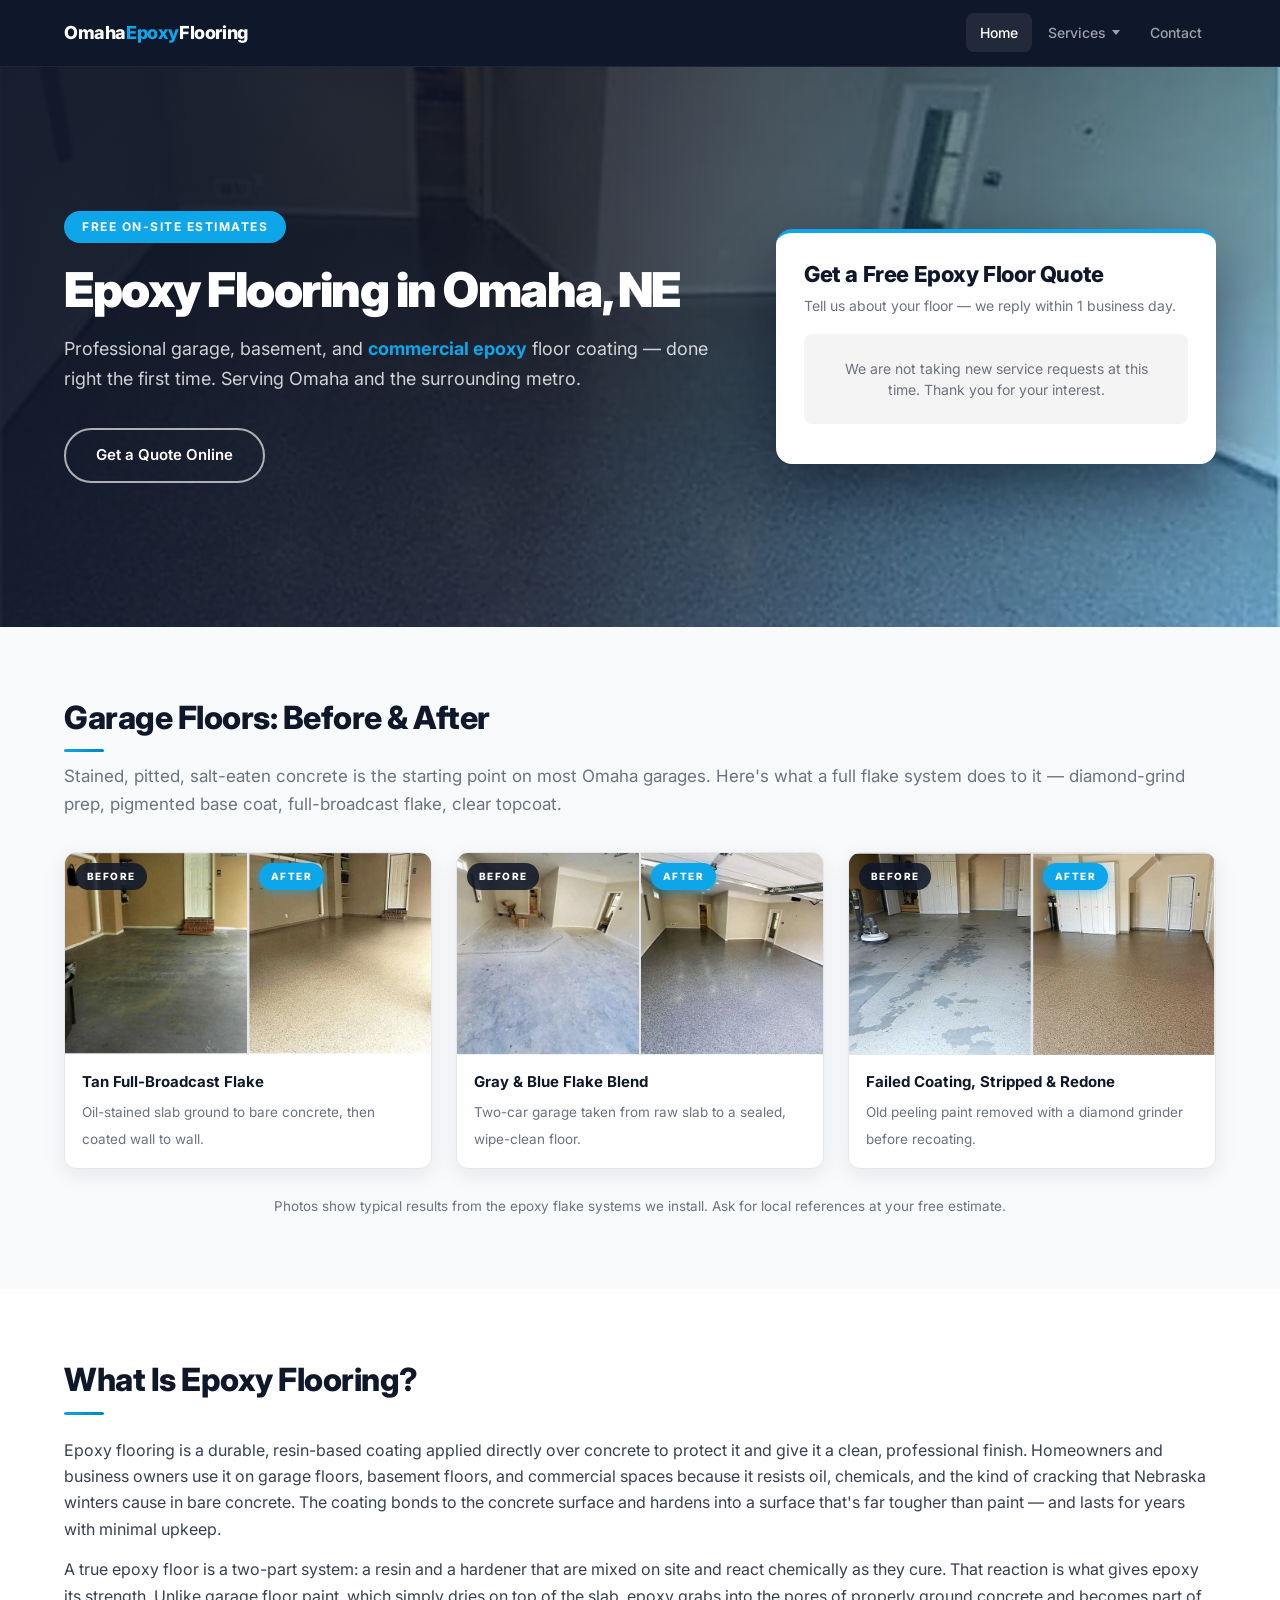
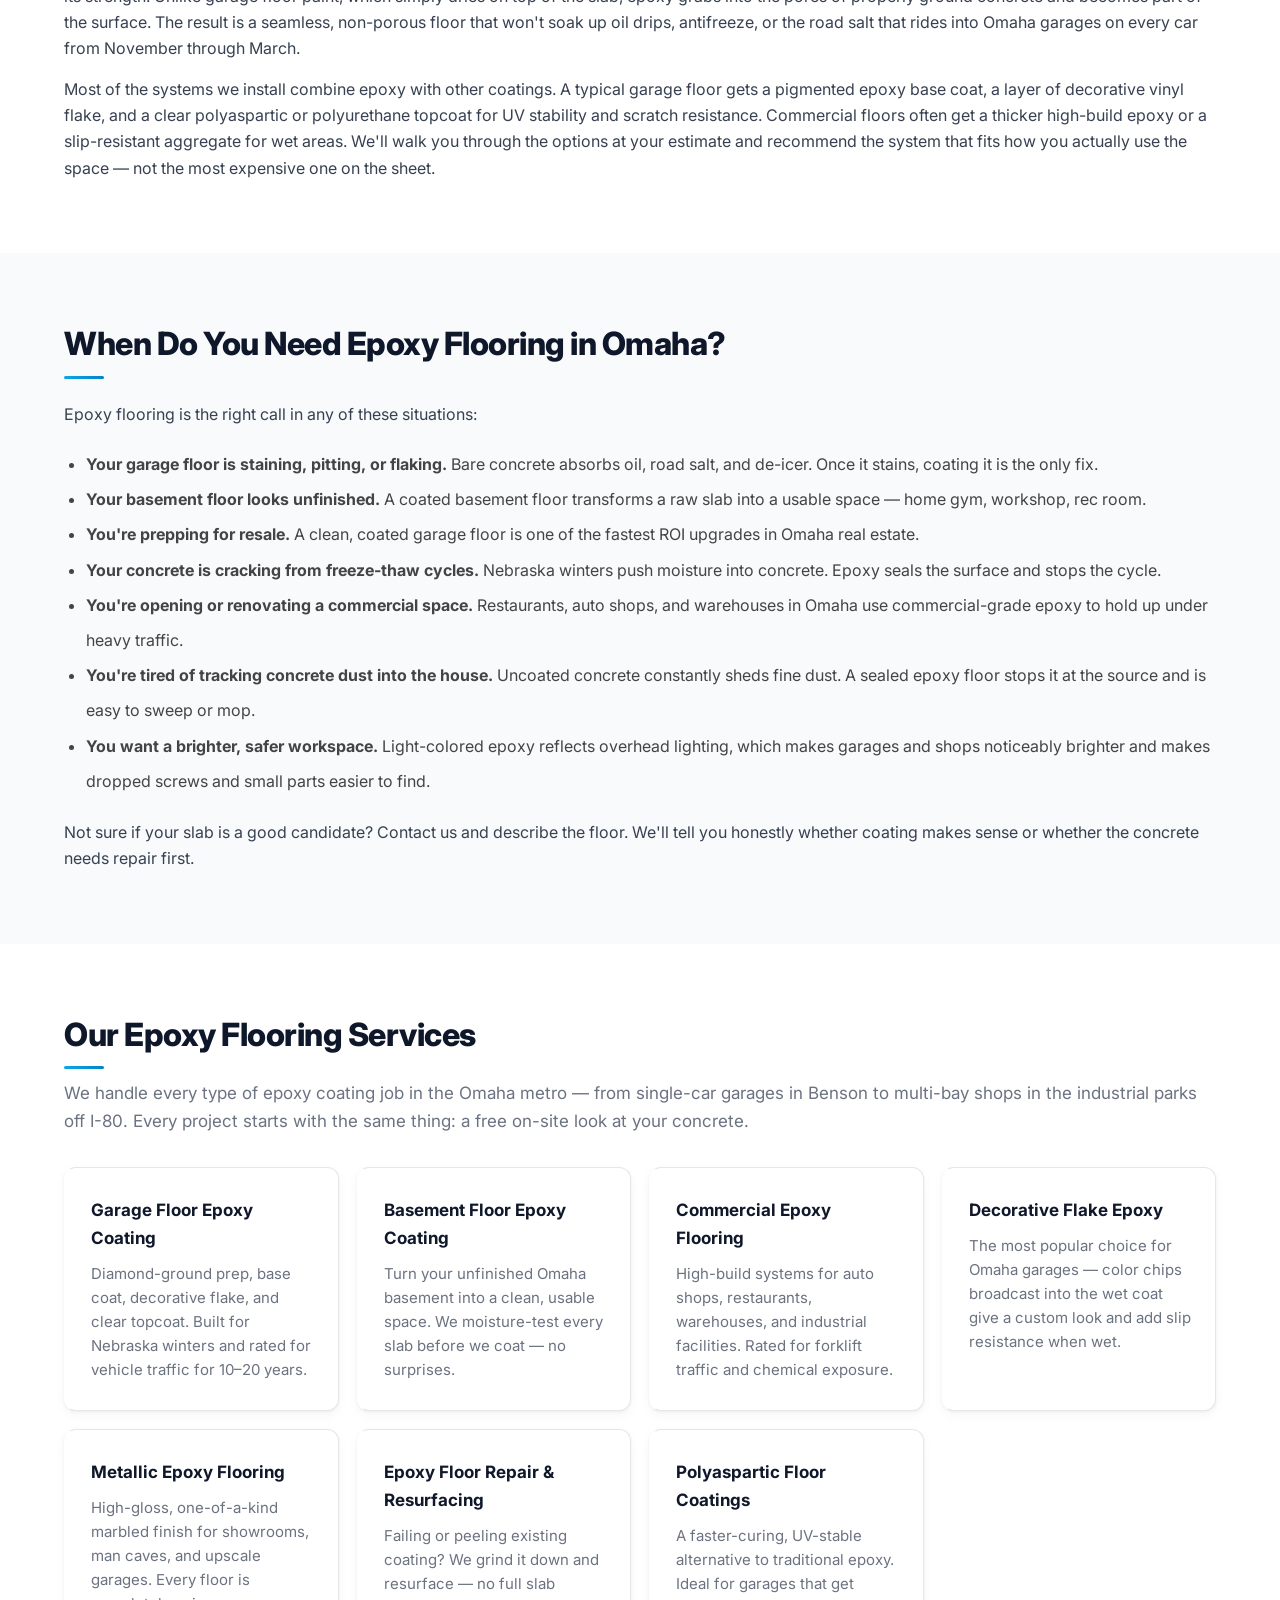
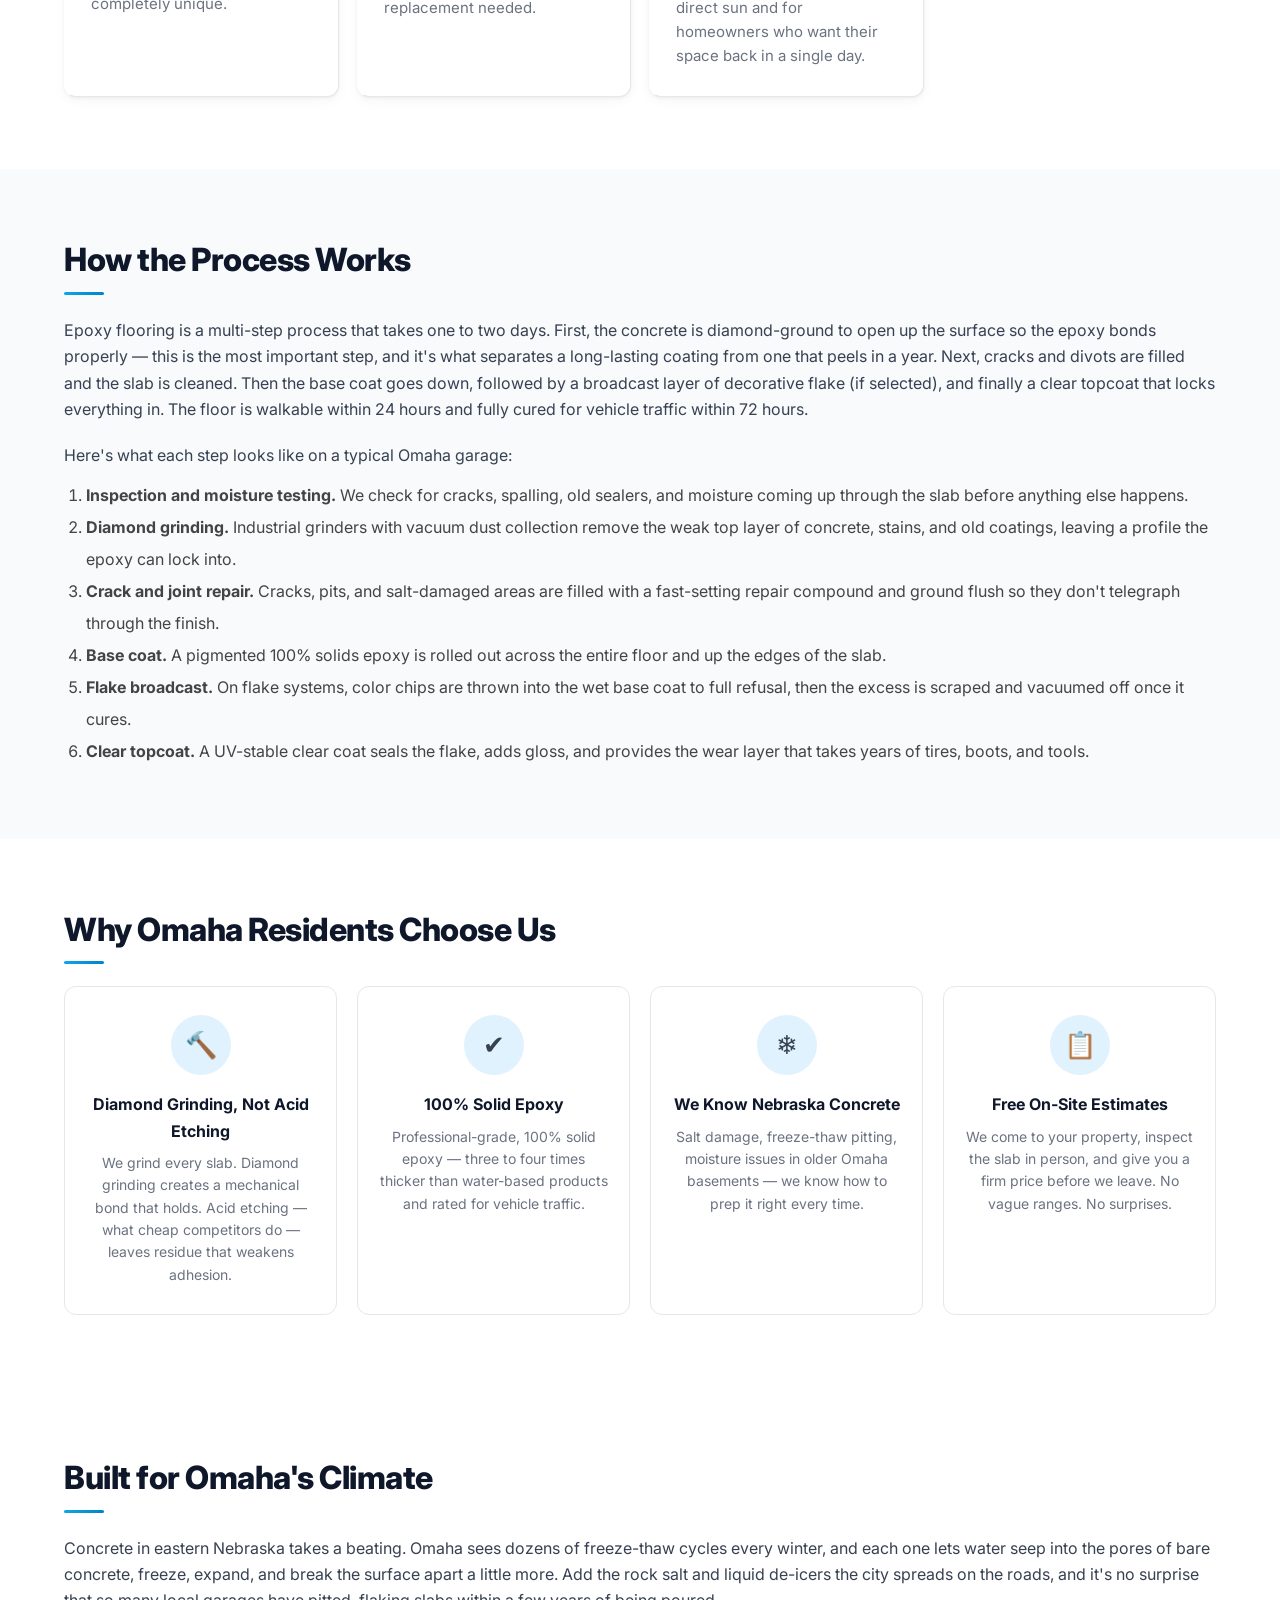
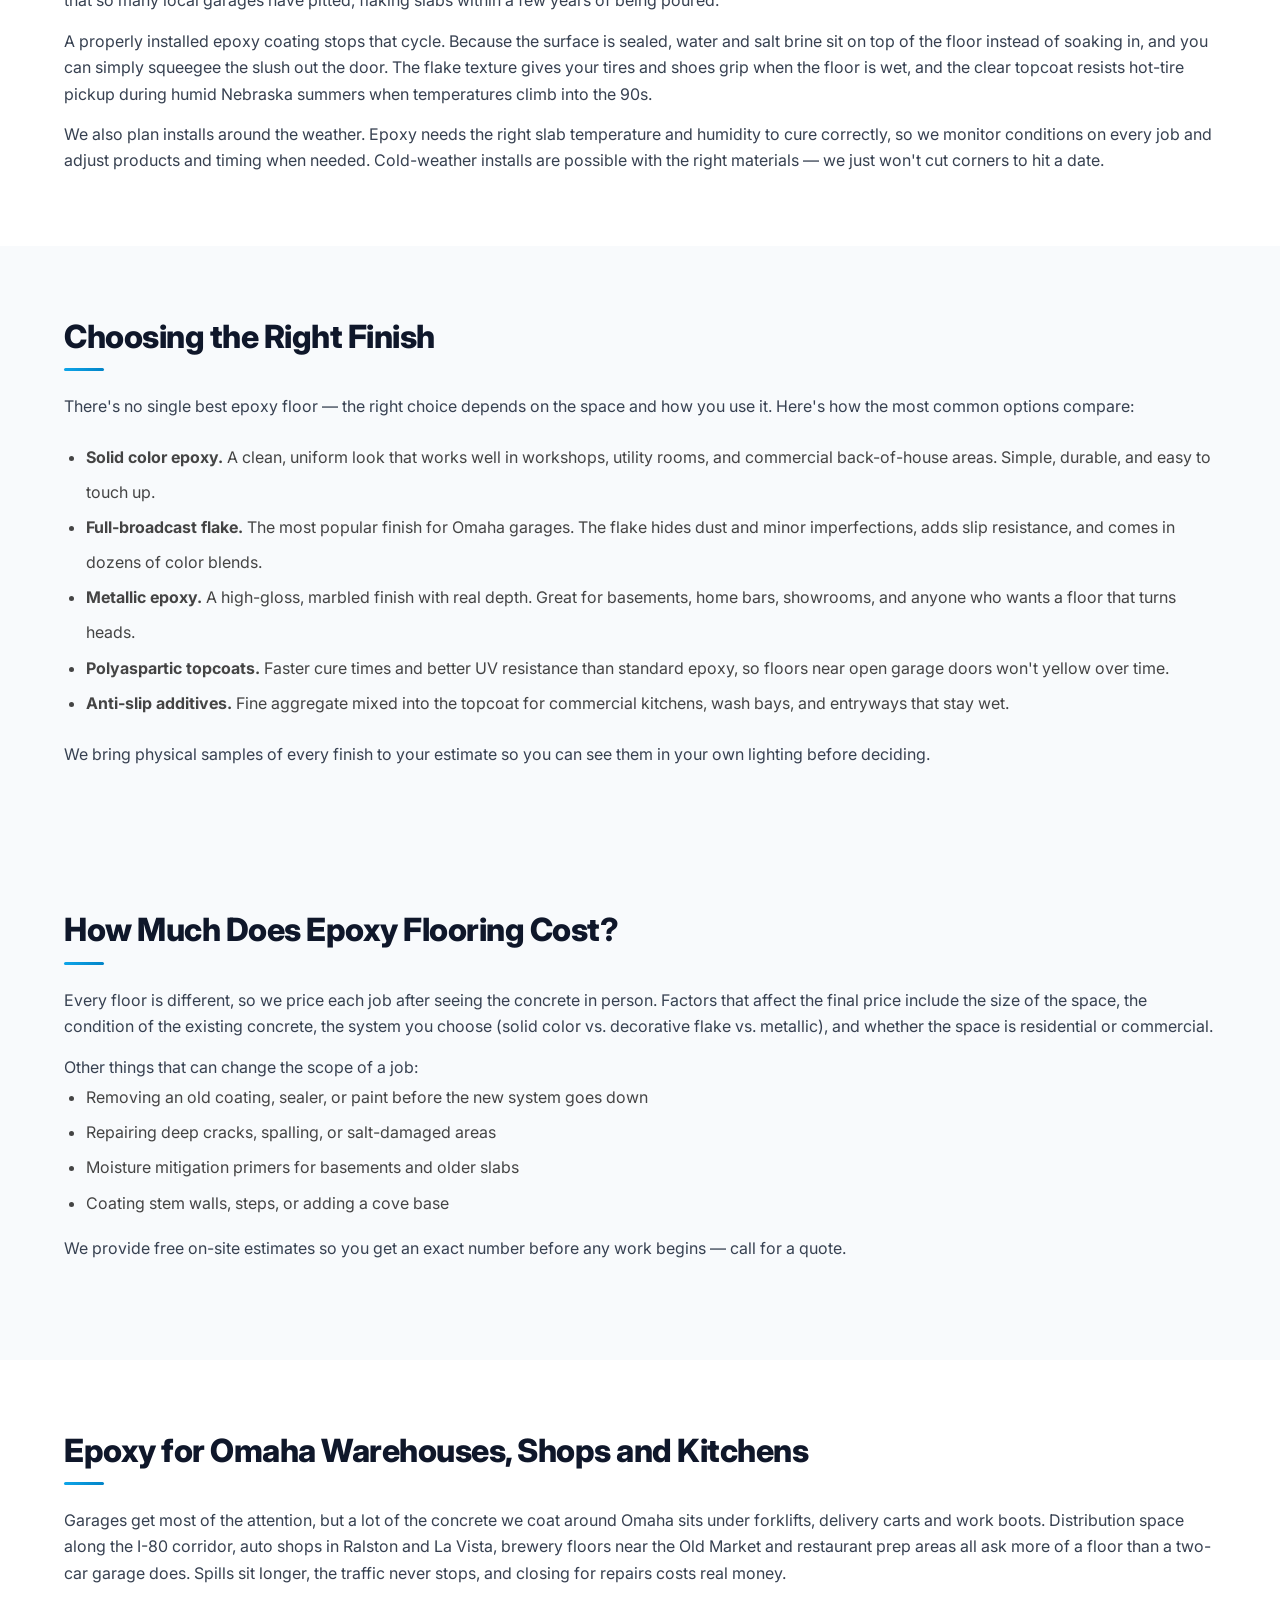
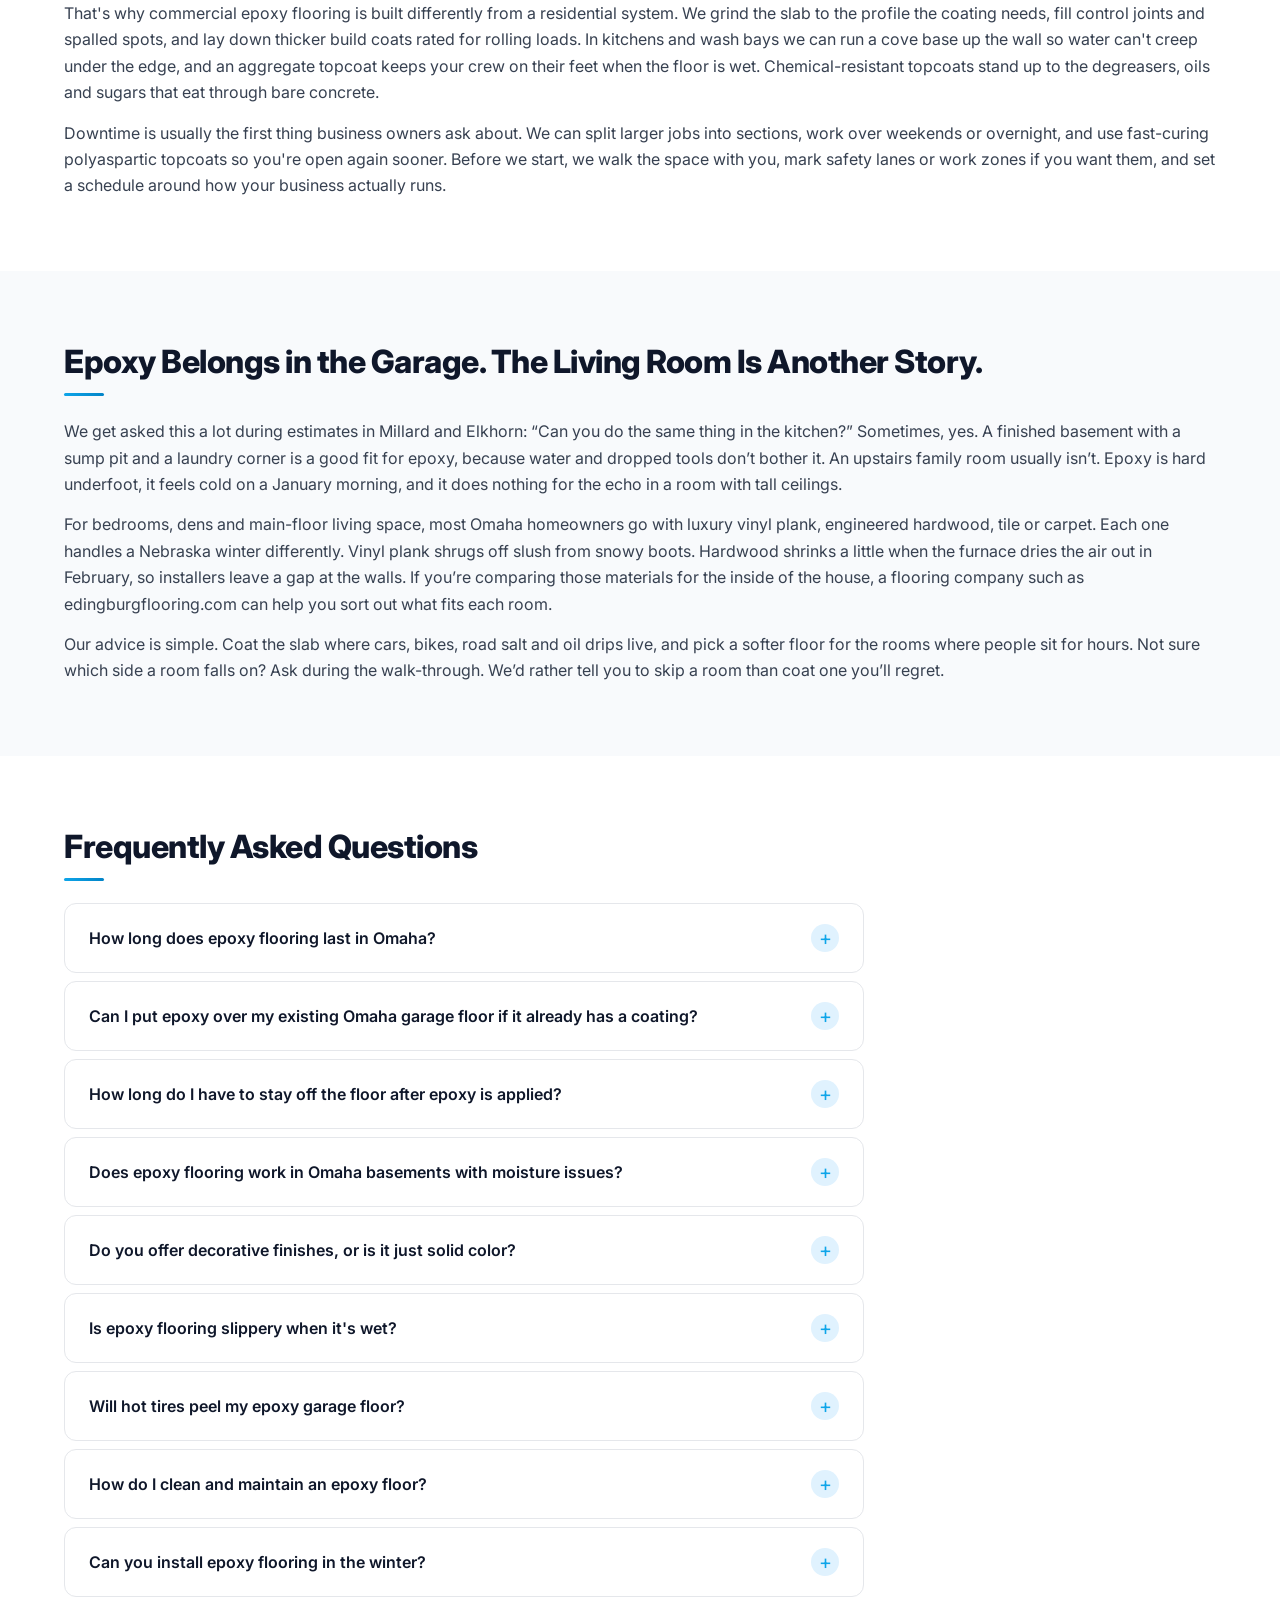
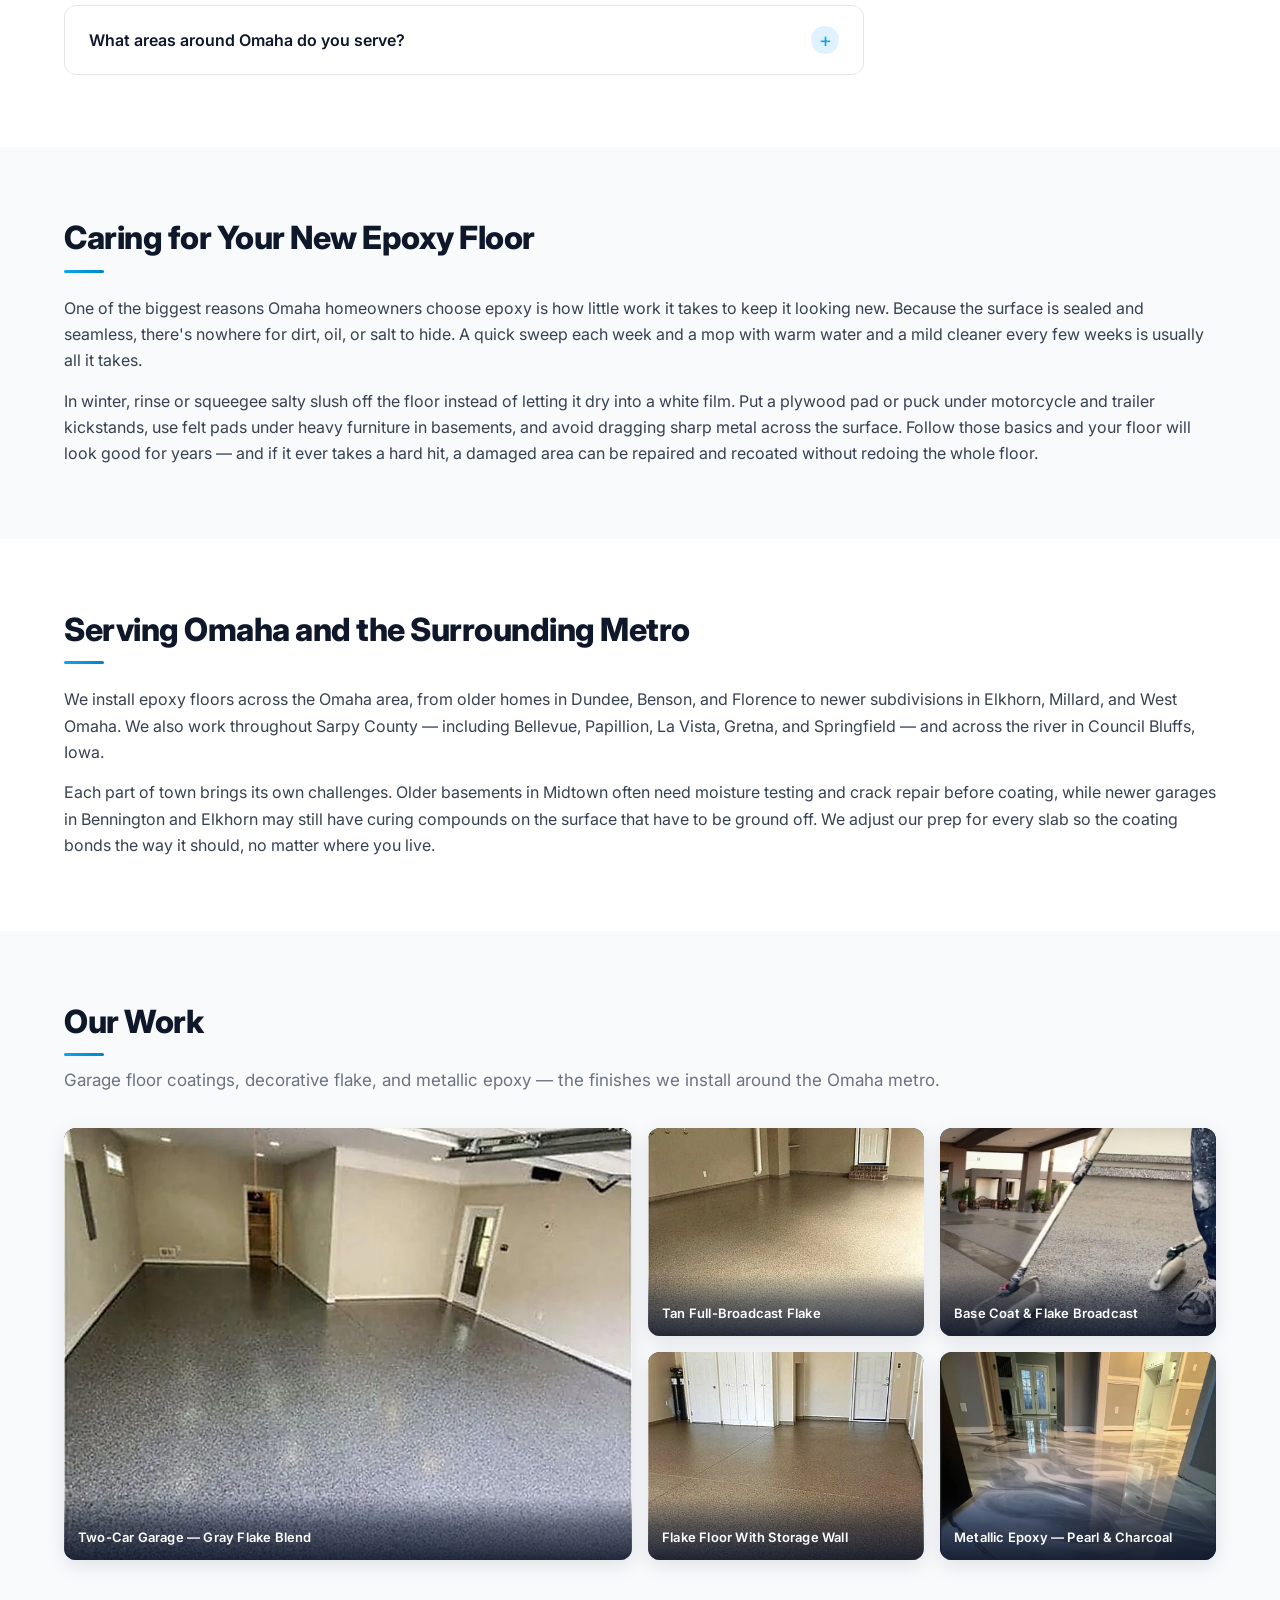
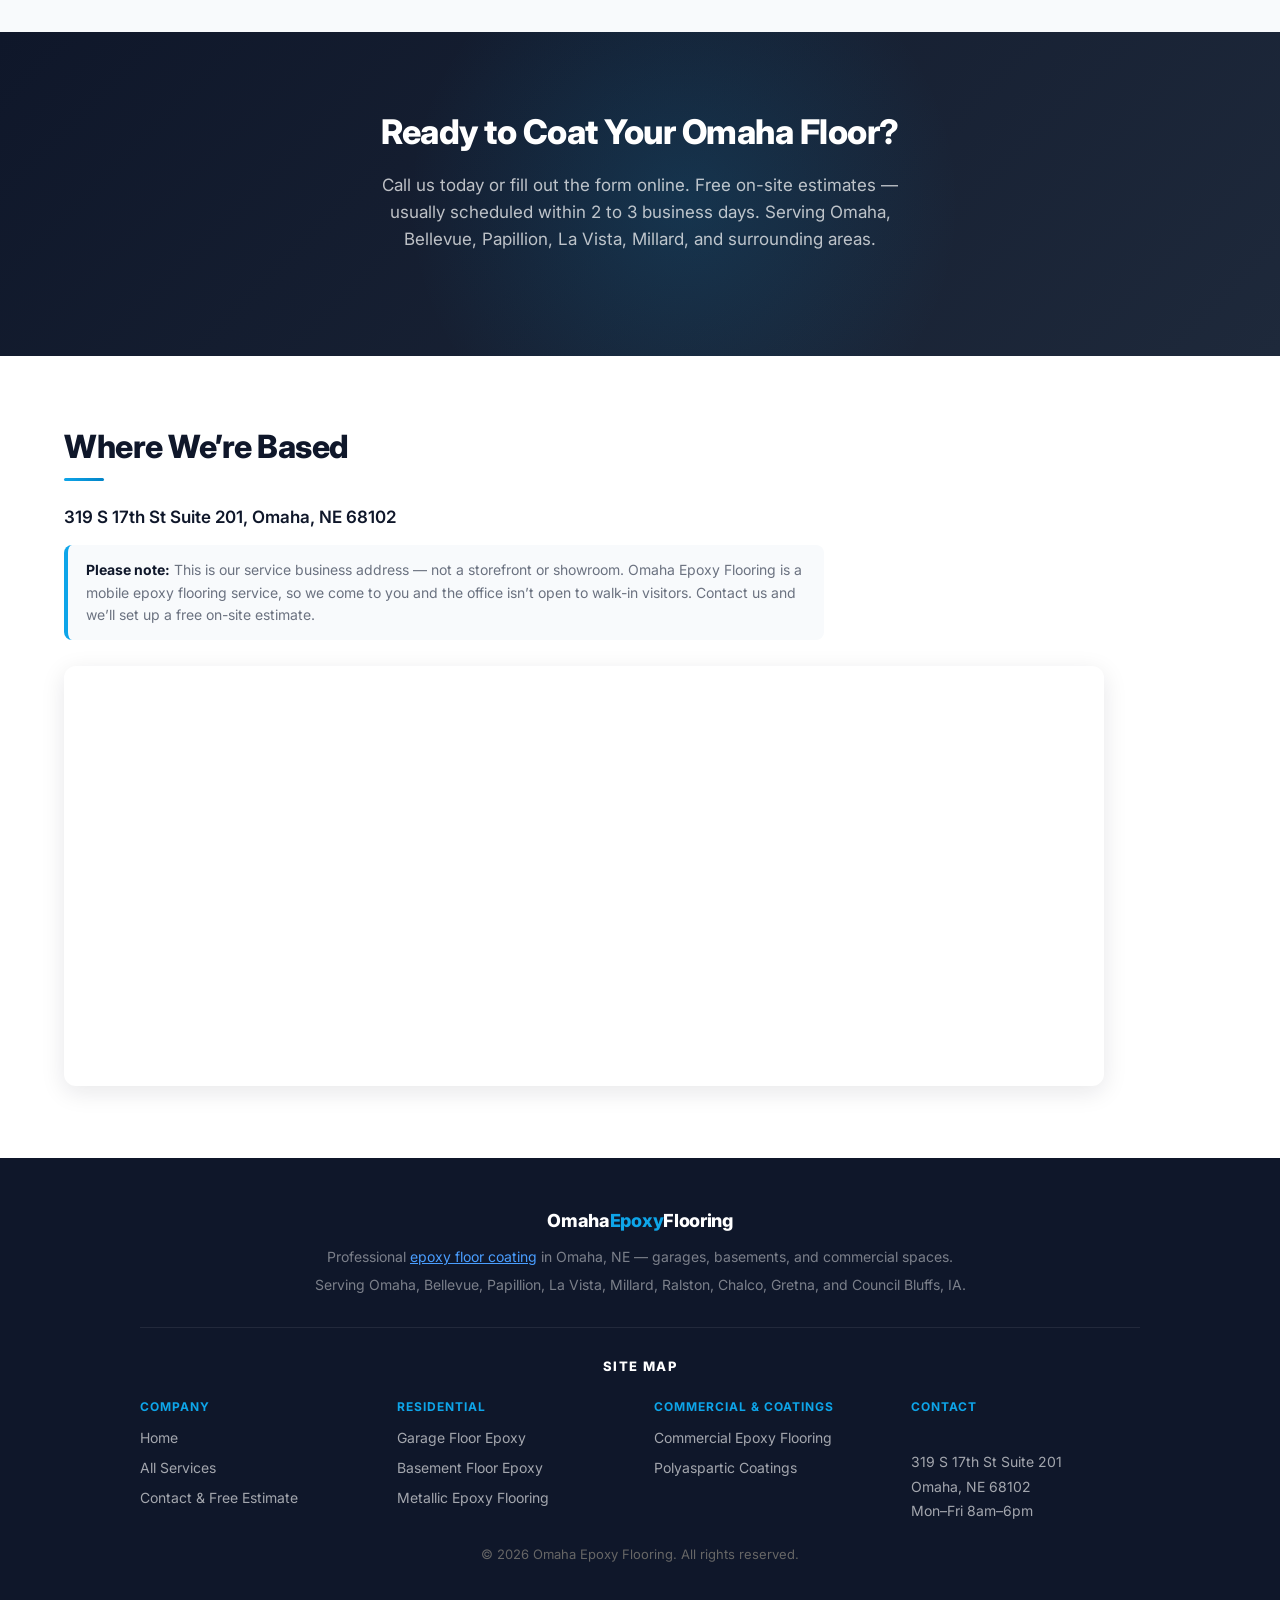
<file: index.html>
<!DOCTYPE html>

<html lang="en">
<head>
<link href="https://www.omahaepoxyflooringpros.com/" rel="canonical"/>
<meta charset="utf-8"/>
<meta content="width=device-width, initial-scale=1.0" name="viewport"/>
<meta name="google-site-verification" content="Vicode8VkQYUqeR1bF9RwV2QSbh1ksF_jakP1w2Fpyk" />
<title>Epoxy Flooring in Omaha, NE | Free Estimates</title>
<meta content="Get professional epoxy floor coating in Omaha, NE. We coat garage floors, basements, and commercial spaces. Call today for a free on-site estimate." name="description"/>
<link href="https://fonts.googleapis.com" rel="preconnect"/>
<link crossorigin="" href="https://fonts.gstatic.com" rel="preconnect"/>
<link href="https://fonts.googleapis.com/css2?family=Inter:wght@400;500;600;700;800;900&amp;display=swap" rel="stylesheet"/>
<link href="styles.css?v=20261019" rel="stylesheet"/>
<script async="" defer="" src="https://js.hcaptcha.com/1/api.js"></script>
<script type="application/ld+json">
  {
    "@context": "https://schema.org",
    "@type": "LocalBusiness",
    "name": "Omaha Epoxy Flooring",
    "address": {
      "@type": "PostalAddress",
      "streetAddress": "319 S 17th St Suite 201",
      "addressLocality": "Omaha",
      "addressRegion": "NE",
      "postalCode": "68102",
      "addressCountry": "US"
    },
    "areaServed": "Omaha, NE",
    "url": "https://www.omahaepoxyflooringpros.com/",
    "image": "https://www.omahaepoxyflooringpros.com/hero-garage-epoxy-omaha.webp",
    "description": "Professional epoxy floor coating in Omaha, NE for garages, basements, and commercial spaces.",
    "openingHours": "Mo-Fr 08:00-18:00"
  }
  </script>
<script type="application/ld+json">
  {
    "@context": "https://schema.org",
    "@type": "FAQPage",
    "mainEntity": [
      {
        "@type": "Question",
        "name": "How long does epoxy flooring last in Omaha?",
        "acceptedAnswer": {
          "@type": "Answer",
          "text": "A professionally installed epoxy floor coating typically lasts 10 to 20 years in a residential garage and 5 to 10 years in a high-traffic commercial setting."
        }
      },
      {
        "@type": "Question",
        "name": "How long do I have to stay off the floor after epoxy is applied?",
        "acceptedAnswer": {
          "@type": "Answer",
          "text": "You can walk on it in about 24 hours. Light furniture after 48 hours. Full vehicle traffic after 72 hours."
        }
      },
      {
        "@type": "Question",
        "name": "Do you offer decorative finishes?",
        "acceptedAnswer": {
          "@type": "Answer",
          "text": "Yes — solid color, full-broadcast decorative flake, partial flake, and metallic epoxy systems. We bring samples to your free estimate."
        }
      },
      {"@type": "Question", "name": "Is epoxy flooring slippery when it's wet?", "acceptedAnswer": {"@type": "Answer", "text": "A smooth, high-gloss epoxy can be slick when wet, which is why most garage systems we install use decorative flake or an anti-slip additive in the topcoat. Both add texture that gives tires and shoes grip, even when you're tracking in snow and slush during an Omaha winter."}},
      {"@type": "Question", "name": "Will hot tires peel my epoxy garage floor?", "acceptedAnswer": {"@type": "Answer", "text": "Hot-tire pickup happens with thin, water-based kits and garage floor paint. A professional 100% solids system over a diamond-ground slab, sealed with a polyaspartic or polyurethane topcoat, is built to resist it."}},
      {"@type": "Question", "name": "How do I clean and maintain an epoxy floor?", "acceptedAnswer": {"@type": "Answer", "text": "Sweep or dust-mop regularly and mop with warm water and a mild, pH-neutral cleaner. Wipe up oil and chemical spills promptly, rinse road salt off in winter, and avoid harsh acids or citrus cleaners that can dull the topcoat."}},
      {"@type": "Question", "name": "Can you install epoxy flooring in the winter?", "acceptedAnswer": {"@type": "Answer", "text": "Yes, as long as the garage or space can be kept within the right temperature range during the install and cure. We use cold-weather products when needed and will tell you up front if conditions call for a different schedule."}},
      {"@type": "Question", "name": "What areas around Omaha do you serve?", "acceptedAnswer": {"@type": "Answer", "text": "We install epoxy floors throughout Omaha and the surrounding metro, including Bellevue, Papillion, La Vista, Millard, Ralston, Elkhorn, Gretna, Bennington, and Council Bluffs, Iowa. Call to confirm your address."}}
    ]
  }
  </script>
</head>
<body>
<nav>
<div class="nav-logo">Omaha<span>Epoxy</span>Flooring</div>
<div class="nav-links">
<a class="active" href="/">Home</a>
<div class="has-dropdown">
<a href="services.html">Services</a>
<div class="dropdown-menu">
<ul class="dropdown-menu-list">
<li><a href="garage-floor-epoxy-omaha.html">Garage Floors</a></li>
<li><a href="basement-floor-epoxy-omaha.html">Basement Floors</a></li>
<li><a href="commercial-epoxy-flooring-omaha.html">Commercial Floors</a></li>
<li><a href="metallic-epoxy-flooring-omaha.html">Metallic Epoxy</a></li>
<li><a href="polyaspartic-coating-omaha.html">Polyaspartic Coatings</a></li>
</ul>
</div>
</div>
<a href="contact.html">Contact</a>

</div>
</nav>
<section class="hero">
<div class="hero-inner">
<div class="hero-content">
<span class="free-quote-badge">Free On-Site Estimates</span>
<h1>Epoxy Flooring in Omaha, NE</h1>

<p>Professional garage, basement, and <a href="commercial-epoxy-flooring-omaha.html" style="color:var(--primary); font-weight:700;">commercial epoxy</a> floor coating — done right the first time. Serving Omaha and the surrounding metro.</p>
<div class="hero-ctas">

<a class="btn-outline" href="contact.html">Get a Quote Online</a>
</div>
</div>
<div class="hero-form" id="quote">
<h2 class="hero-form-title">Get a Free Epoxy Floor Quote</h2>
<p class="hero-form-sub">Tell us about your floor &mdash; we reply within 1 business day.</p>
<p class="form-closed" style="padding:1.5rem;background:#f4f4f4;border-radius:8px;text-align:center;">We are not taking new service requests at this time. Thank you for your interest.</p>
</div>
</div>
</section>
<!-- BEFORE & AFTER -->
<section class="bg-light">
<h2 class="section-title">Garage Floors: Before &amp; After</h2>
<p class="section-sub">Stained, pitted, salt-eaten concrete is the starting point on most Omaha garages. Here's what a full flake system does to it — diamond-grind prep, pigmented base coat, full-broadcast flake, clear topcoat.</p>
<div class="ba-grid">
<div class="ba-card">
<div class="ba-pair">
<div class="ba-shot"><span class="ba-badge ba-badge--before">Before</span><img alt="Worn, oil-stained bare concrete garage floor before epoxy coating" height="994" loading="lazy" src="garage-floor-before-omaha-1.webp" width="900"/></div>
<div class="ba-shot"><span class="ba-badge ba-badge--after">After</span><img alt="Garage floor after tan full-broadcast epoxy flake coating" height="996" loading="lazy" src="garage-floor-epoxy-after-omaha-1.webp" width="900"/></div>
</div>
<div class="ba-label"><strong>Tan Full-Broadcast Flake</strong><span>Oil-stained slab ground to bare concrete, then coated wall to wall.</span></div>
</div>
<div class="ba-card">
<div class="ba-pair">
<div class="ba-shot"><span class="ba-badge ba-badge--before">Before</span><img alt="Dusty unfinished concrete garage slab before epoxy floor coating" height="991" loading="lazy" src="garage-floor-before-omaha-2.webp" width="900"/></div>
<div class="ba-shot"><span class="ba-badge ba-badge--after">After</span><img alt="Two car garage after gray and blue epoxy flake floor coating" height="993" loading="lazy" src="garage-floor-epoxy-after-omaha-2.webp" width="900"/></div>
</div>
<div class="ba-label"><strong>Gray &amp; Blue Flake Blend</strong><span>Two-car garage taken from raw slab to a sealed, wipe-clean floor.</span></div>
</div>
<div class="ba-card">
<div class="ba-pair">
<div class="ba-shot"><span class="ba-badge ba-badge--before">Before</span><img alt="Garage floor with failing paint being ground off before epoxy coating" height="1002" loading="lazy" src="garage-floor-before-omaha-3.webp" width="900"/></div>
<div class="ba-shot"><span class="ba-badge ba-badge--after">After</span><img alt="Finished garage floor with tan decorative epoxy flake coating" height="997" loading="lazy" src="garage-floor-epoxy-after-omaha-3.webp" width="900"/></div>
</div>
<div class="ba-label"><strong>Failed Coating, Stripped &amp; Redone</strong><span>Old peeling paint removed with a diamond grinder before recoating.</span></div>
</div>
</div>
<p class="ba-note">Photos show typical results from the epoxy flake systems we install. Ask for local references at your free estimate.</p>
</section>
<section>
<h2 class="section-title">What Is Epoxy Flooring?</h2>
<p><a href="https://www.mandurahepoxyflooring.com/">Epoxy flooring</a> is a durable, resin-based coating applied directly over concrete to protect it and give it a clean, professional finish. Homeowners and business owners use it on garage floors, basement floors, and commercial spaces because it resists oil, chemicals, and the kind of cracking that Nebraska winters cause in bare concrete. The coating bonds to the concrete surface and hardens into a surface that's far tougher than paint — and lasts for years with minimal upkeep.</p>
<p style="margin-top:14px;">A true epoxy floor is a two-part system: a resin and a hardener that are mixed on site and react chemically as they cure. That reaction is what gives epoxy its strength. Unlike garage floor paint, which simply dries on top of the slab, epoxy grabs into the pores of properly ground concrete and becomes part of the surface. The result is a seamless, non-porous floor that won't soak up oil drips, antifreeze, or the road salt that rides into Omaha garages on every car from November through March.</p>
<p style="margin-top:14px;">Most of the systems we install combine epoxy with other coatings. A typical garage floor gets a pigmented epoxy base coat, a layer of decorative vinyl flake, and a clear polyaspartic or polyurethane topcoat for UV stability and scratch resistance. Commercial floors often get a thicker high-build epoxy or a slip-resistant aggregate for wet areas. We'll walk you through the options at your estimate and recommend the system that fits how you actually use the space — not the most expensive one on the sheet.</p>
</section>
<section class="bg-light">
<h2 class="section-title">When Do You Need Epoxy Flooring in Omaha?</h2>
<p style="margin-bottom:20px;">Epoxy flooring is the right call in any of these situations:</p>
<ul style="padding-left:22px; line-height:2.2; color:#444; font-size:16px;">
<li><strong>Your garage floor is staining, pitting, or flaking.</strong> Bare concrete absorbs oil, road salt, and de-icer. Once it stains, coating it is the only fix.</li>
<li><strong>Your basement floor looks unfinished.</strong> A coated basement floor transforms a raw slab into a usable space — home gym, workshop, rec room.</li>
<li><strong>You're prepping for resale.</strong> A clean, coated garage floor is one of the fastest ROI upgrades in Omaha real estate.</li>
<li><strong>Your concrete is cracking from freeze-thaw cycles.</strong> Nebraska winters push moisture into concrete. Epoxy seals the surface and stops the cycle.</li>
<li><strong>You're opening or renovating a commercial space.</strong> Restaurants, auto shops, and warehouses in Omaha use commercial-grade epoxy to hold up under heavy traffic.</li>
<li><strong>You're tired of tracking concrete dust into the house.</strong> Uncoated concrete constantly sheds fine dust. A sealed epoxy floor stops it at the source and is easy to sweep or mop.</li>
<li><strong>You want a brighter, safer workspace.</strong> Light-colored epoxy reflects overhead lighting, which makes garages and shops noticeably brighter and makes dropped screws and small parts easier to find.</li>
</ul>
<p style="margin-top:20px;">Not sure if your slab is a good candidate? Contact us and describe the floor. We'll tell you honestly whether coating makes sense or whether the concrete needs repair first.</p>
</section>
<section>
<h2 class="section-title">Our Epoxy Flooring Services</h2>
<p class="section-sub">We handle every type of epoxy coating job in the Omaha metro — from single-car garages in Benson to multi-bay shops in the industrial parks off I-80. Every project starts with the same thing: a free on-site look at your concrete.</p>
<div class="services-grid">
<div class="service-card">
<h3><a href="garage-floor-epoxy-omaha.html">Garage Floor Epoxy Coating</a></h3>
<p>Diamond-ground prep, base coat, decorative flake, and clear topcoat. Built for Nebraska winters and rated for vehicle traffic for 10–20 years.</p>
</div>
<div class="service-card">
<h3><a href="basement-floor-epoxy-omaha.html">Basement Floor Epoxy Coating</a></h3>
<p>Turn your unfinished Omaha basement into a clean, usable space. We moisture-test every slab before we coat — no surprises.</p>
</div>
<div class="service-card">
<h3><a href="commercial-epoxy-flooring-omaha.html">Commercial Epoxy Flooring</a></h3>
<p>High-build systems for auto shops, restaurants, warehouses, and industrial facilities. Rated for forklift traffic and chemical exposure.</p>
</div>
<div class="service-card">
<h3>Decorative Flake Epoxy</h3>
<p>The most popular choice for Omaha garages — color chips broadcast into the wet coat give a custom look and add slip resistance when wet.</p>
</div>
<div class="service-card">
<h3><a href="metallic-epoxy-flooring-omaha.html">Metallic Epoxy Flooring</a></h3>
<p>High-gloss, one-of-a-kind marbled finish for showrooms, man caves, and upscale garages. Every floor is completely unique.</p>
</div>
<div class="service-card">
<h3>Epoxy Floor Repair &amp; Resurfacing</h3>
<p>Failing or peeling existing coating? We grind it down and resurface — no full slab replacement needed.</p>
</div>
<div class="service-card">
<h3><a href="polyaspartic-coating-omaha.html">Polyaspartic Floor Coatings</a></h3>
<p>A faster-curing, UV-stable alternative to traditional epoxy. Ideal for garages that get direct sun and for homeowners who want their space back in a single day.</p>
</div>
</div>
</section>
<section class="bg-light">
<h2 class="section-title">How the Process Works</h2>
<p>Epoxy flooring is a multi-step process that takes one to two days. First, the concrete is diamond-ground to open up the surface so the epoxy bonds properly — this is the most important step, and it's what separates a long-lasting coating from one that peels in a year. Next, cracks and divots are filled and the slab is cleaned. Then the base coat goes down, followed by a broadcast layer of decorative flake (if selected), and finally a clear topcoat that locks everything in. The floor is walkable within 24 hours and fully cured for vehicle traffic within 72 hours.</p>
<p style="margin:20px 0 10px;">Here's what each step looks like on a typical Omaha garage:</p>
<ol style="padding-left:22px; line-height:2; color:#444; font-size:16px;">
<li><strong>Inspection and moisture testing.</strong> We check for cracks, spalling, old sealers, and moisture coming up through the slab before anything else happens.</li>
<li><strong>Diamond grinding.</strong> Industrial grinders with vacuum dust collection remove the weak top layer of concrete, stains, and old coatings, leaving a profile the epoxy can lock into.</li>
<li><strong>Crack and joint repair.</strong> Cracks, pits, and salt-damaged areas are filled with a fast-setting repair compound and ground flush so they don't telegraph through the finish.</li>
<li><strong>Base coat.</strong> A pigmented 100% solids epoxy is rolled out across the entire floor and up the edges of the slab.</li>
<li><strong>Flake broadcast.</strong> On flake systems, color chips are thrown into the wet base coat to full refusal, then the excess is scraped and vacuumed off once it cures.</li>
<li><strong>Clear topcoat.</strong> A UV-stable clear coat seals the flake, adds gloss, and provides the wear layer that takes years of tires, boots, and tools.</li>
</ol>
</section>
<section>
<h2 class="section-title">Why Omaha Residents Choose Us</h2>
<div class="trust-grid">
<div class="trust-item">
<div class="trust-icon">🔨</div>
<h3>Diamond Grinding, Not Acid Etching</h3>
<p>We grind every slab. Diamond grinding creates a mechanical bond that holds. Acid etching — what cheap competitors do — leaves residue that weakens adhesion.</p>
</div>
<div class="trust-item">
<div class="trust-icon">✔</div>
<h3>100% Solid Epoxy</h3>
<p>Professional-grade, 100% solid epoxy — three to four times thicker than water-based products and rated for vehicle traffic.</p>
</div>
<div class="trust-item">
<div class="trust-icon">❄</div>
<h3>We Know Nebraska Concrete</h3>
<p>Salt damage, freeze-thaw pitting, moisture issues in older Omaha basements — we know how to prep it right every time.</p>
</div>
<div class="trust-item">
<div class="trust-icon">📋</div>
<h3>Free On-Site Estimates</h3>
<p>We come to your property, inspect the slab in person, and give you a firm price before we leave. No vague ranges. No surprises.</p>
</div>
</div>
</section>
<section>
<h2 class="section-title">Built for Omaha's Climate</h2>
<p>Concrete in eastern Nebraska takes a beating. Omaha sees dozens of freeze-thaw cycles every winter, and each one lets water seep into the pores of bare concrete, freeze, expand, and break the surface apart a little more. Add the rock salt and liquid de-icers the city spreads on the roads, and it's no surprise that so many local garages have pitted, flaking slabs within a few years of being poured.</p>
<p style="margin-top:14px;">A properly installed epoxy coating stops that cycle. Because the surface is sealed, water and salt brine sit on top of the floor instead of soaking in, and you can simply squeegee the slush out the door. The flake texture gives your tires and shoes grip when the floor is wet, and the clear topcoat resists hot-tire pickup during humid Nebraska summers when temperatures climb into the 90s.</p>
<p style="margin-top:14px;">We also plan installs around the weather. Epoxy needs the right slab temperature and humidity to cure correctly, so we monitor conditions on every job and adjust products and timing when needed. Cold-weather installs are possible with the right materials — we just won't cut corners to hit a date.</p>
</section>
<section class="bg-light">
<h2 class="section-title">Choosing the Right Finish</h2>
<p style="margin-bottom:20px;">There's no single best epoxy floor — the right choice depends on the space and how you use it. Here's how the most common options compare:</p>
<ul style="padding-left:22px; line-height:2.2; color:#444; font-size:16px;">
<li><strong>Solid color epoxy.</strong> A clean, uniform look that works well in workshops, utility rooms, and commercial back-of-house areas. Simple, durable, and easy to touch up.</li>
<li><strong>Full-broadcast flake.</strong> The most popular finish for Omaha garages. The flake hides dust and minor imperfections, adds slip resistance, and comes in dozens of color blends.</li>
<li><strong>Metallic epoxy.</strong> A high-gloss, marbled finish with real depth. Great for basements, home bars, showrooms, and anyone who wants a floor that turns heads.</li>
<li><strong>Polyaspartic topcoats.</strong> Faster cure times and better UV resistance than standard epoxy, so floors near open garage doors won't yellow over time.</li>
<li><strong>Anti-slip additives.</strong> Fine aggregate mixed into the topcoat for commercial kitchens, wash bays, and entryways that stay wet.</li>
</ul>
<p style="margin-top:20px;">We bring physical samples of every finish to your estimate so you can see them in your own lighting before deciding.</p>
</section>
<section class="bg-light">
<h2 class="section-title">How Much Does Epoxy Flooring Cost?</h2>
<p>Every floor is different, so we price each job after seeing the concrete in person. Factors that affect the final price include the size of the space, the condition of the existing concrete, the system you choose (solid color vs. decorative flake vs. metallic), and whether the space is residential or commercial.</p>
<p style="margin-top:14px;">Other things that can change the scope of a job:</p>
<ul style="padding-left:22px; line-height:2.2; color:#444; font-size:16px;">
<li>Removing an old coating, sealer, or paint before the new system goes down</li>
<li>Repairing deep cracks, spalling, or salt-damaged areas</li>
<li>Moisture mitigation primers for basements and older slabs</li>
<li>Coating stem walls, steps, or adding a cove base</li>
</ul>
<p style="margin-top:14px;">We provide free on-site estimates so you get an exact number before any work begins — call for a quote.</p>
<br/>

</section>
<section>
<h2 class="section-title">Epoxy for Omaha Warehouses, Shops and Kitchens</h2>
<p>Garages get most of the attention, but a lot of the concrete we coat around Omaha sits under forklifts, delivery carts and work boots. Distribution space along the I-80 corridor, auto shops in Ralston and La Vista, brewery floors near the Old Market and restaurant prep areas all ask more of a floor than a two-car garage does. Spills sit longer, the traffic never stops, and closing for repairs costs real money.</p>
<p style="margin-top:14px;">That's why <a href="https://www.fremontepoxyflooring.com/">commercial epoxy flooring</a> is built differently from a residential system. We grind the slab to the profile the coating needs, fill control joints and spalled spots, and lay down thicker build coats rated for rolling loads. In kitchens and wash bays we can run a cove base up the wall so water can't creep under the edge, and an aggregate topcoat keeps your crew on their feet when the floor is wet. Chemical-resistant topcoats stand up to the degreasers, oils and sugars that eat through bare concrete.</p>
<p style="margin-top:14px;">Downtime is usually the first thing business owners ask about. We can split larger jobs into sections, work over weekends or overnight, and use fast-curing polyaspartic topcoats so you're open again sooner. Before we start, we walk the space with you, mark safety lanes or work zones if you want them, and set a schedule around how your business actually runs.</p>
</section>
<section class="bg-light">
<h2 class="section-title">Epoxy Belongs in the Garage. The Living Room Is Another Story.</h2>
<p>We get asked this a lot during estimates in Millard and Elkhorn: &ldquo;Can you do the same thing in the kitchen?&rdquo; Sometimes, yes. A finished basement with a sump pit and a laundry corner is a good fit for epoxy, because water and dropped tools don&rsquo;t bother it. An upstairs family room usually isn&rsquo;t. Epoxy is hard underfoot, it feels cold on a January morning, and it does nothing for the echo in a room with tall ceilings.</p>
<p style="margin-top:14px;">For bedrooms, dens and main-floor living space, most Omaha homeowners go with luxury vinyl plank, engineered hardwood, tile or carpet. Each one handles a Nebraska winter differently. Vinyl plank shrugs off slush from snowy boots. Hardwood shrinks a little when the furnace dries the air out in February, so installers leave a gap at the walls. If you&rsquo;re comparing those materials for the inside of the house, a flooring company such as <a href="https://edingburgflooring.com/">edingburgflooring.com</a> can help you sort out what fits each room.</p>
<p style="margin-top:14px;">Our advice is simple. Coat the slab where cars, bikes, road salt and oil drips live, and pick a softer floor for the rooms where people sit for hours. Not sure which side a room falls on? Ask during the walk-through. We&rsquo;d rather tell you to skip a room than coat one you&rsquo;ll regret.</p>
</section>
<section>
<h2 class="section-title">Frequently Asked Questions</h2>
<div class="faq-list">
<div class="faq-item">
<div class="faq-question"><h3>How long does epoxy flooring last in Omaha?</h3><span class="faq-toggle">+</span></div>
<div class="faq-answer"><p>A professionally installed epoxy floor coating typically lasts 10 to 20 years in a residential garage and 5 to 10 years in a high-traffic commercial setting. Longevity depends mostly on the quality of the concrete prep and the thickness of the coating. Proper diamond grinding and a 100% solid epoxy system will outlast any DIY kit by years.</p></div>
</div>
<div class="faq-item">
<div class="faq-question"><h3>Can I put epoxy over my existing Omaha garage floor if it already has a coating?</h3><span class="faq-toggle">+</span></div>
<div class="faq-answer"><p>It depends on what's already there. If there's a previous epoxy or paint coating, it needs to be tested for adhesion before a new coat goes on. We test adhesion on every job before we start — if the existing coating is solid, we can often go right over it. If it's failing, we'll grind it down to bare concrete.</p></div>
</div>
<div class="faq-item">
<div class="faq-question"><h3>How long do I have to stay off the floor after epoxy is applied?</h3><span class="faq-toggle">+</span></div>
<div class="faq-answer"><p>You can walk on it in about 24 hours. Light furniture can go back in after 48 hours. Wait a full 72 hours before driving a vehicle onto the surface. We'll give you exact timing based on temperature and humidity — Nebraska weather affects cure times.</p></div>
</div>
<div class="faq-item">
<div class="faq-question"><h3>Does epoxy flooring work in Omaha basements with moisture issues?</h3><span class="faq-toggle">+</span></div>
<div class="faq-answer"><p>Epoxy works well in basements here as long as moisture comes from above the slab, not pushing up through it. If you have hydrostatic pressure, standard epoxy will eventually bubble and delaminate. We test for moisture before every basement job — if we find a problem, we'll address it before coating.</p></div>
</div>
<div class="faq-item">
<div class="faq-question"><h3>Do you offer decorative finishes, or is it just solid color?</h3><span class="faq-toggle">+</span></div>
<div class="faq-answer"><p>We offer solid color, full-broadcast decorative flake (the most popular choice for Omaha garages), partial flake, and <a href="metallic-epoxy-flooring-omaha.html" style="color:var(--primary); font-weight:700;">metallic epoxy</a> systems. Decorative flake adds texture that makes the floor less slippery when wet. We'll bring samples to your free estimate.</p></div>
</div>
<div class="faq-item">
<div class="faq-question"><h3>Is epoxy flooring slippery when it's wet?</h3><span class="faq-toggle">+</span></div>
<div class="faq-answer"><p>A smooth, high-gloss epoxy can be slick when wet, which is why most garage systems we install use decorative flake or an anti-slip additive in the topcoat. Both add texture that gives tires and shoes grip, even when you're tracking in snow and slush during an Omaha winter.</p></div>
</div>
<div class="faq-item">
<div class="faq-question"><h3>Will hot tires peel my epoxy garage floor?</h3><span class="faq-toggle">+</span></div>
<div class="faq-answer"><p>Hot-tire pickup happens with thin, water-based kits and garage floor paint. A professional 100% solids system over a diamond-ground slab, sealed with a polyaspartic or polyurethane topcoat, is built to resist it.</p></div>
</div>
<div class="faq-item">
<div class="faq-question"><h3>How do I clean and maintain an epoxy floor?</h3><span class="faq-toggle">+</span></div>
<div class="faq-answer"><p>Sweep or dust-mop regularly and mop with warm water and a mild, pH-neutral cleaner. Wipe up oil and chemical spills promptly, rinse road salt off in winter, and avoid harsh acids or citrus cleaners that can dull the topcoat.</p></div>
</div>
<div class="faq-item">
<div class="faq-question"><h3>Can you install epoxy flooring in the winter?</h3><span class="faq-toggle">+</span></div>
<div class="faq-answer"><p>Yes, as long as the garage or space can be kept within the right temperature range during the install and cure. We use cold-weather products when needed and will tell you up front if conditions call for a different schedule.</p></div>
</div>
<div class="faq-item">
<div class="faq-question"><h3>What areas around Omaha do you serve?</h3><span class="faq-toggle">+</span></div>
<div class="faq-answer"><p>We install epoxy floors throughout Omaha and the surrounding metro, including Bellevue, Papillion, La Vista, Millard, Ralston, Elkhorn, Gretna, Bennington, and Council Bluffs, Iowa. Call to confirm your address.</p></div>
</div>
</div>
</section>
<section class="bg-light">
<h2 class="section-title">Caring for Your New Epoxy Floor</h2>
<p>One of the biggest reasons Omaha homeowners choose epoxy is how little work it takes to keep it looking new. Because the surface is sealed and seamless, there's nowhere for dirt, oil, or salt to hide. A quick sweep each week and a mop with warm water and a mild cleaner every few weeks is usually all it takes.</p>
<p style="margin-top:14px;">In winter, rinse or squeegee salty slush off the floor instead of letting it dry into a white film. Put a plywood pad or puck under motorcycle and trailer kickstands, use felt pads under heavy furniture in basements, and avoid dragging sharp metal across the surface. Follow those basics and your floor will look good for years — and if it ever takes a hard hit, a damaged area can be repaired and recoated without redoing the whole floor.</p>
</section>
<section>
<h2 class="section-title">Serving Omaha and the Surrounding Metro</h2>
<p>We install epoxy floors across the Omaha area, from older homes in Dundee, Benson, and Florence to newer subdivisions in Elkhorn, Millard, and West Omaha. We also work throughout Sarpy County — including Bellevue, Papillion, La Vista, Gretna, and Springfield — and across the river in Council Bluffs, Iowa.</p>
<p style="margin-top:14px;">Each part of town brings its own challenges. Older basements in Midtown often need moisture testing and crack repair before coating, while newer garages in Bennington and Elkhorn may still have curing compounds on the surface that have to be ground off. We adjust our prep for every slab so the coating bonds the way it should, no matter where you live.</p>
</section>
<!-- PHOTO GALLERY -->
<section class="bg-light">
<h2 class="section-title">Our Work</h2>
<p class="section-sub">Garage floor coatings, decorative flake, and metallic epoxy — the finishes we install around the Omaha metro.</p>
<div class="photo-grid">
<div class="photo-item photo-item--wide">
<img alt="Two car residential garage with gray epoxy flake floor coating in Omaha NE" height="993" loading="lazy" src="garage-floor-epoxy-after-omaha-2.webp" width="900"/>
<div class="photo-caption">Two-Car Garage — Gray Flake Blend</div>
</div>
<div class="photo-item">
<img alt="Garage floor coated with tan decorative epoxy flake" height="996" loading="lazy" src="garage-floor-epoxy-after-omaha-1.webp" width="900"/>
<div class="photo-caption">Tan Full-Broadcast Flake</div>
</div>
<div class="photo-item">
<img alt="Installer rolling epoxy base coat before broadcasting decorative flake" height="497" loading="lazy" src="epoxy-flake-broadcast-application.webp" width="1000"/>
<div class="photo-caption">Base Coat &amp; Flake Broadcast</div>
</div>
<div class="photo-item">
<img alt="Garage with tan epoxy flake floor and built in storage cabinets" height="997" loading="lazy" src="garage-floor-epoxy-after-omaha-3.webp" width="900"/>
<div class="photo-caption">Flake Floor With Storage Wall</div>
</div>
<div class="photo-item">
<img alt="Metallic epoxy floor with pearl and charcoal swirl finish" height="926" loading="lazy" src="metallic-epoxy-floor-omaha-1.webp" width="800"/>
<div class="photo-caption">Metallic Epoxy — Pearl &amp; Charcoal</div>
</div>
</div>
</section>
<section class="cta-banner">
<h2>Ready to Coat Your Omaha Floor?</h2>
<p>Call us today or fill out the form online. Free on-site estimates — usually scheduled within 2 to 3 business days. Serving Omaha, Bellevue, Papillion, La Vista, Millard, and surrounding areas.</p>

</section>
<!-- MAP / LOCATION -->
<section class="location-section">
<h2 class="section-title">Where We&rsquo;re Based</h2>
<p class="location-address">319 S 17th St Suite 201, Omaha, NE 68102</p>
<p class="location-note"><strong>Please note:</strong> This is our service business address &mdash; not a storefront or showroom. Omaha Epoxy Flooring is a mobile epoxy flooring service, so we come to you and the office isn&rsquo;t open to walk-in visitors. Contact us and we&rsquo;ll set up a free on-site estimate.</p>
<div class="map-embed">
<iframe allowfullscreen="" height="420" loading="lazy" referrerpolicy="no-referrer-when-downgrade" src="https://www.google.com/maps?q=319%20S%2017th%20St%20Suite%20201%2C%20Omaha%2C%20NE%2068102&amp;output=embed" style="border:0; display:block;" title="Map to Omaha Epoxy Flooring service address, 319 S 17th St Suite 201, Omaha, NE 68102" width="100%"></iframe>
</div>
</section>
<footer>
<div class="footer-logo">Omaha<span>Epoxy</span>Flooring</div>
<p>Professional <a href="http://www.epoxyfloorscolumbusga.com/" style="color:#4a9eff;text-decoration:underline;">epoxy floor coating</a> in Omaha, NE — garages, basements, and commercial spaces.</p>
<p style="margin-top:6px;">Serving Omaha, Bellevue, Papillion, La Vista, Millard, Ralston, Chalco, Gretna, and Council Bluffs, IA.</p>
<div class="footer-sitemap" role="navigation" aria-label="Site map">
<p class="footer-sitemap-title">Site Map</p>
<div class="footer-sitemap-grid">
<div class="footer-sitemap-col">
<p class="footer-col-title">Company</p>
<ul>
<li><a href="/">Home</a></li>
<li><a href="services.html">All Services</a></li>
<li><a href="contact.html">Contact &amp; Free Estimate</a></li>
</ul>
</div>
<div class="footer-sitemap-col">
<p class="footer-col-title">Residential</p>
<ul>
<li><a href="garage-floor-epoxy-omaha.html">Garage Floor Epoxy</a></li>
<li><a href="basement-floor-epoxy-omaha.html">Basement Floor Epoxy</a></li>
<li><a href="metallic-epoxy-flooring-omaha.html">Metallic Epoxy Flooring</a></li>
</ul>
</div>
<div class="footer-sitemap-col">
<p class="footer-col-title">Commercial &amp; Coatings</p>
<ul>
<li><a href="commercial-epoxy-flooring-omaha.html">Commercial Epoxy Flooring</a></li>
<li><a href="polyaspartic-coating-omaha.html">Polyaspartic Coatings</a></li>
</ul>
</div>
<div class="footer-sitemap-col">
<p class="footer-col-title">Contact</p>
<address>
<br/>
319 S 17th St Suite 201<br/>
Omaha, NE 68102<br/>
Mon&ndash;Fri 8am&ndash;6pm
</address>
</div>
</div>
</div>
<p style="margin-top:20px; font-size:13px; color:#666;">© 2026 Omaha Epoxy Flooring. All rights reserved.</p>
</footer>
<script>
document.querySelectorAll('.faq-question').forEach(q => {
  q.addEventListener('click', () => q.closest('.faq-item').classList.toggle('open'));
});
</script>
</body>
</html>
</file>
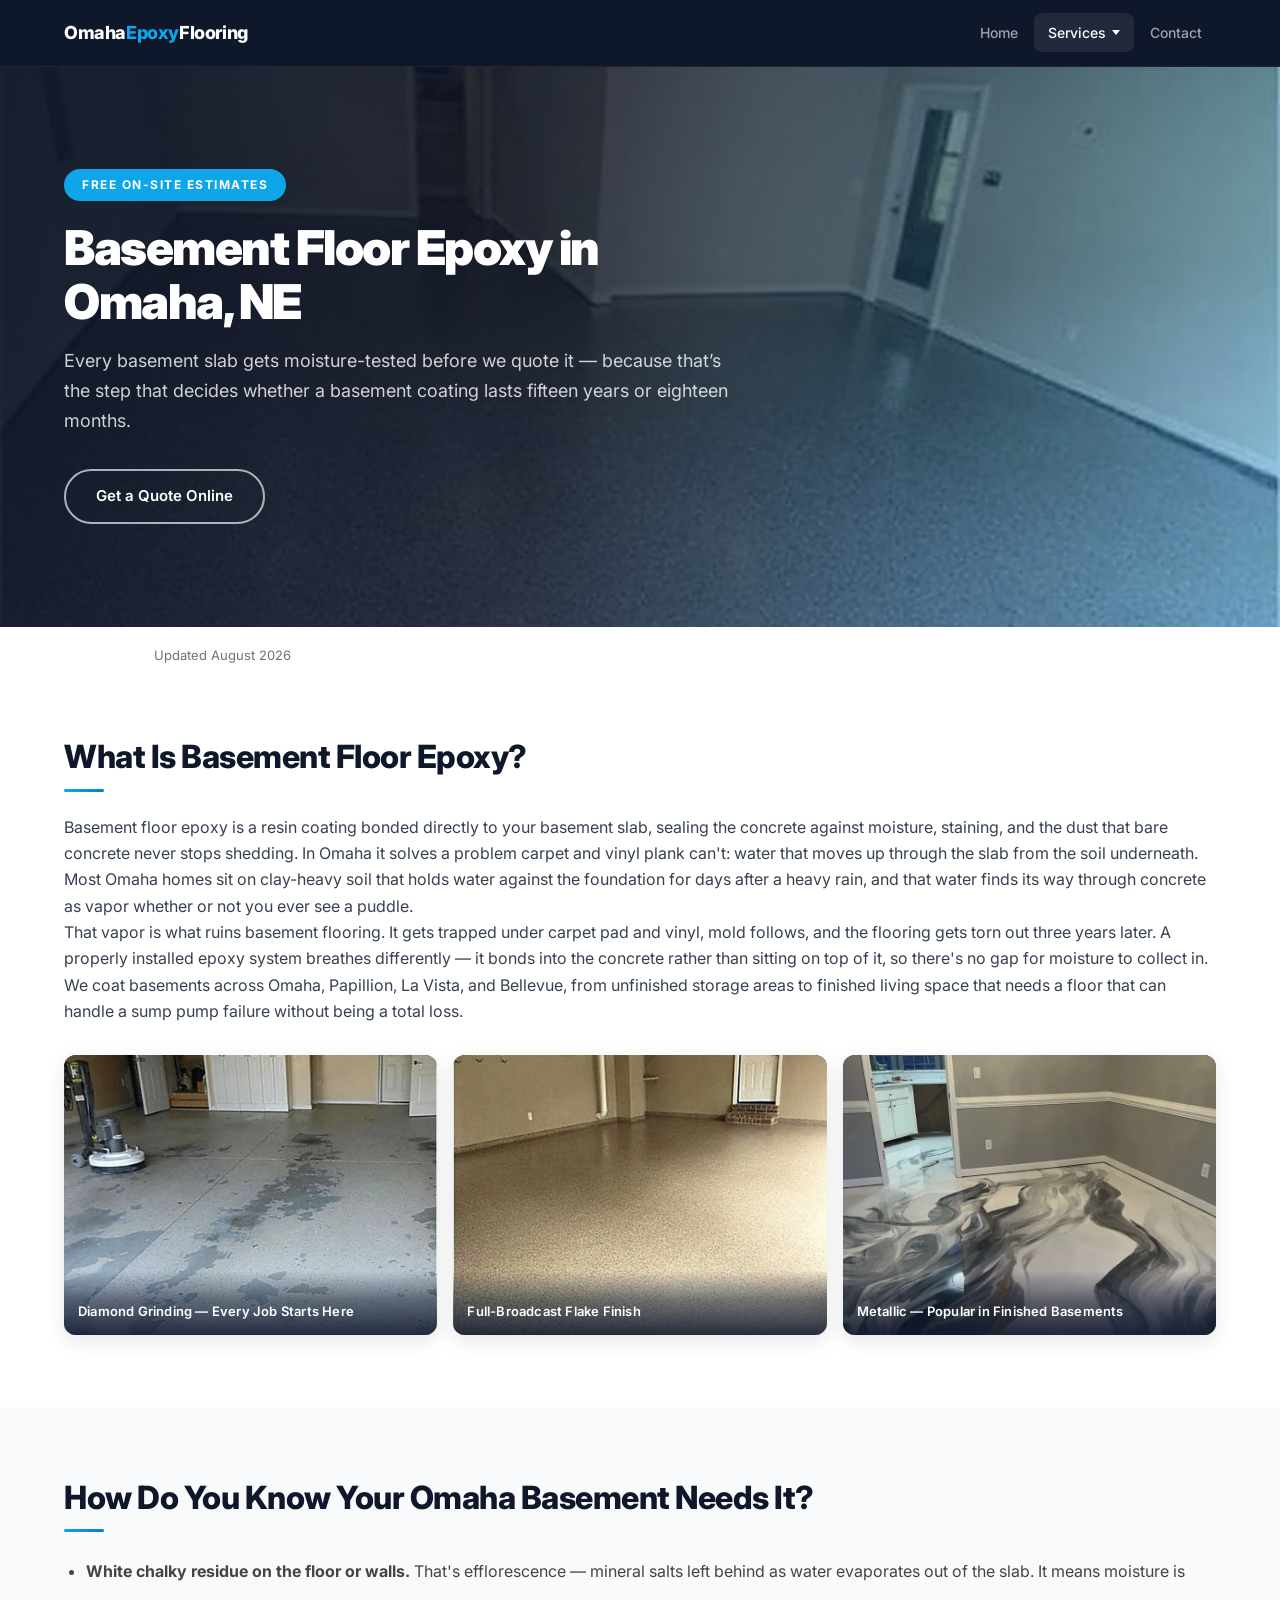
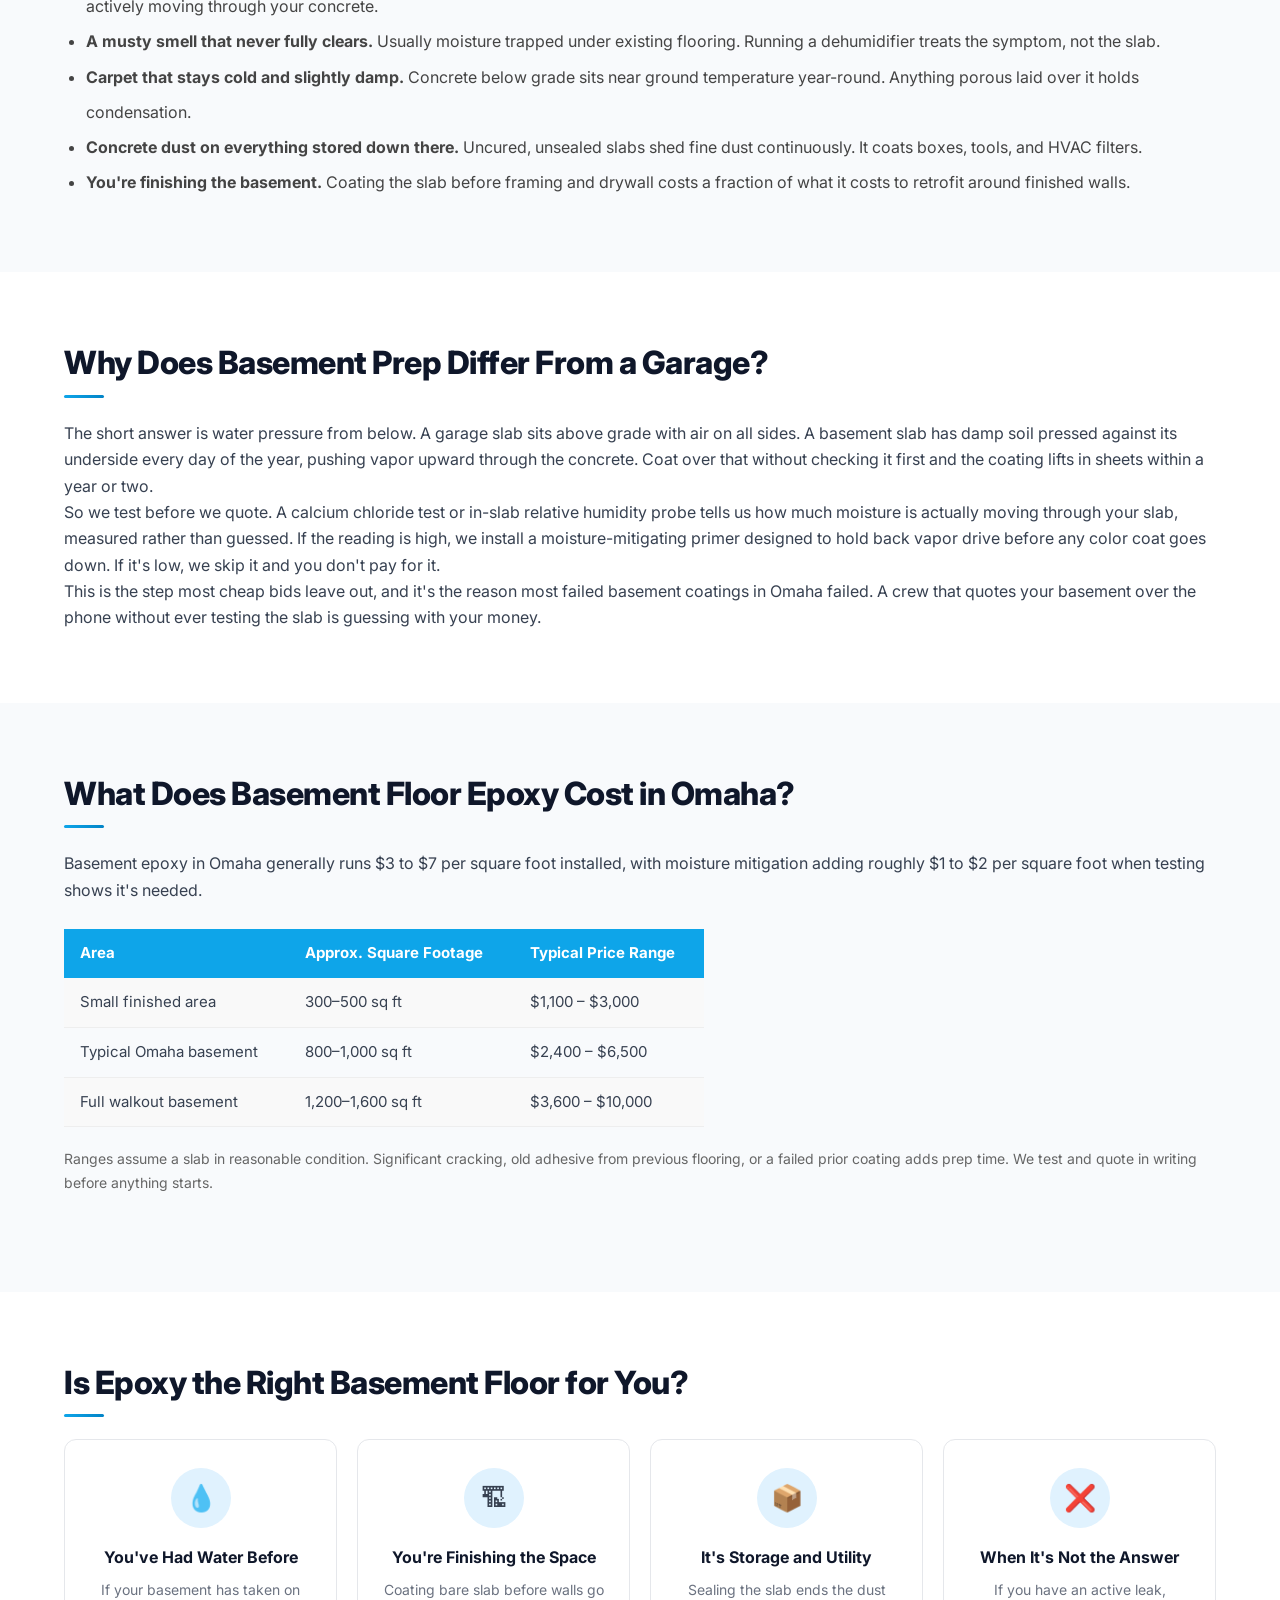
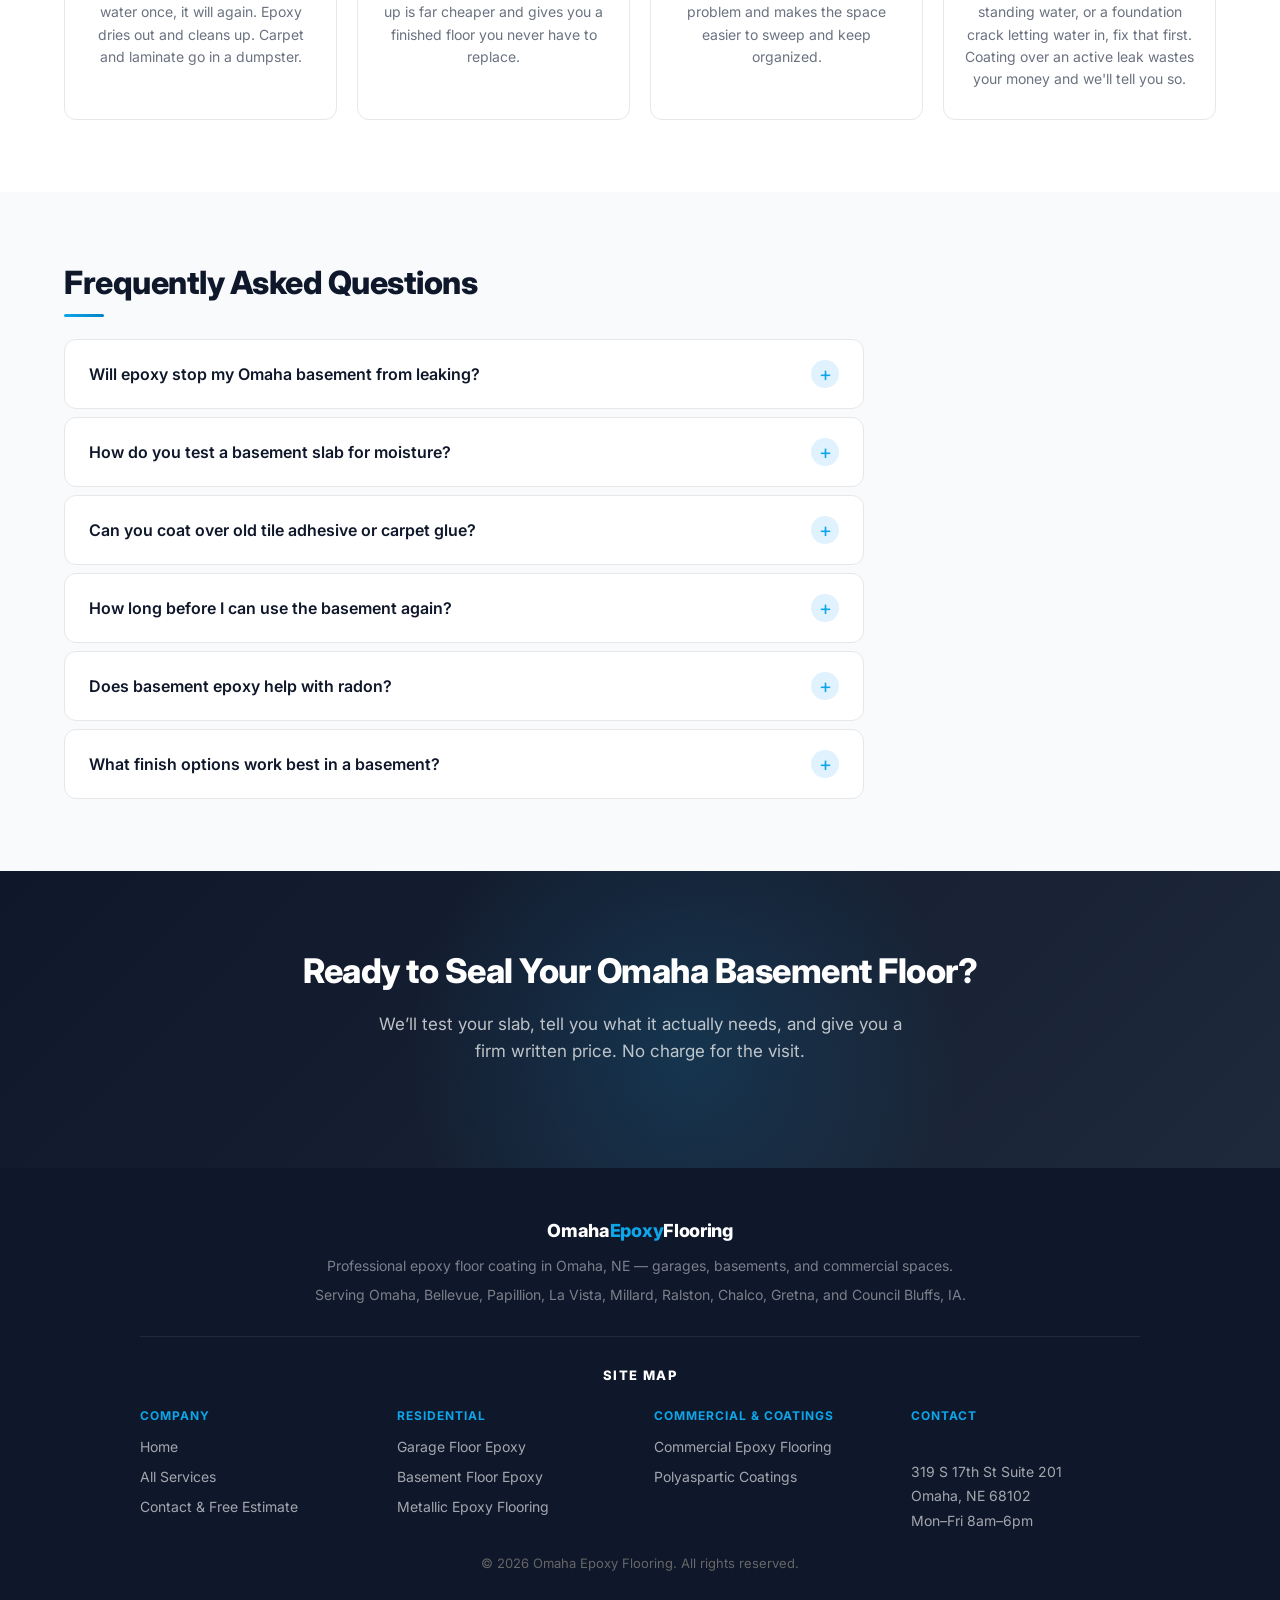
<file: basement-floor-epoxy-omaha.html>
<!DOCTYPE html>
<html lang="en">
<head>
  <link rel="canonical" href="https://www.omahaepoxyflooringpros.com/basement-floor-epoxy-omaha.html">
  <meta charset="UTF-8">
  <meta name="viewport" content="width=device-width, initial-scale=1.0">
  <title>Basement Floor Epoxy in Omaha, NE | Moisture-Tested</title>
  <meta name="description" content="Basement floor epoxy in Omaha, NE. We moisture-test every slab before coating so it doesn&rsquo;t peel. Free on-site estimates. Contact us.">
  <link rel="preconnect" href="https://fonts.googleapis.com">
  <link rel="preconnect" href="https://fonts.gstatic.com" crossorigin>
  <link href="https://fonts.googleapis.com/css2?family=Inter:wght@400;500;600;700;800;900&display=swap" rel="stylesheet">
  <link rel="stylesheet" href="styles.css?v=20261019">
  <script type="application/ld+json">
{
  "@context": "https://schema.org",
  "@type": "LocalBusiness",
  "name": "Omaha Epoxy Flooring",
  "address": {
    "@type": "PostalAddress",
    "streetAddress": "319 S 17th St Suite 201",
    "addressLocality": "Omaha",
    "addressRegion": "NE",
    "postalCode": "68102",
    "addressCountry": "US"
  },
  "areaServed": "Omaha, NE",
  "description": "Basement floor epoxy in Omaha, NE. We moisture-test every slab before coating so it doesn&rsquo;t peel. Free on-site estimates. Contact us.",
  "openingHours": "Mo-Fr 08:00-18:00",
  "url": "https://www.omahaepoxyflooringpros.com/basement-floor-epoxy-omaha.html",
  "dateModified": "2026-08-05"
}
  </script>
  <script type="application/ld+json">
{
  "@context": "https://schema.org",
  "@type": "FAQPage",
  "mainEntity": [
    {
      "@type": "Question",
      "name": "Will epoxy stop my Omaha basement from leaking?",
      "acceptedAnswer": {
        "@type": "Answer",
        "text": "No, and any contractor who says otherwise is selling you something. Epoxy seals the slab surface against vapor and moisture moving through the concrete. It does not stop an active leak from a foundation crack, a failed sump pump, or water coming in at the wall-floor joint. Those are drainage and foundation repairs. We test your slab and tell you honestly which problem you actually have before quoting."
      }
    },
    {
      "@type": "Question",
      "name": "How do you test a basement slab for moisture?",
      "acceptedAnswer": {
        "@type": "Answer",
        "text": "We use either a calcium chloride test, which measures how much moisture vapor comes out of the slab over 72 hours, or an in-slab relative humidity probe, which reads humidity inside the concrete itself. Both give a number rather than an opinion. That number tells us whether your Omaha basement needs a moisture-mitigating primer before the coating goes down."
      }
    },
    {
      "@type": "Question",
      "name": "Can you coat over old tile adhesive or carpet glue?",
      "acceptedAnswer": {
        "@type": "Answer",
        "text": "Not directly. Old adhesive has to come off, because epoxy bonds to concrete and not to residue. We grind the slab down to clean concrete first. Basements that had glued-down carpet or vinyl tile take more prep time than a bare slab, and we account for that in the quote rather than discovering it mid-job."
      }
    },
    {
      "@type": "Question",
      "name": "How long before I can use the basement again?",
      "acceptedAnswer": {
        "@type": "Answer",
        "text": "Walkable in about 24 hours, furniture back in at 48 to 72 hours. Most Omaha basement jobs take one to two days on site. If moisture mitigation is required, add a day for the primer to cure before the color coat."
      }
    },
    {
      "@type": "Question",
      "name": "Does basement epoxy help with radon?",
      "acceptedAnswer": {
        "@type": "Answer",
        "text": "It is not a radon mitigation system and should never be sold as one. Sealing the slab can reduce some soil gas entry through porous concrete, but radon comes in through cracks, the sump pit, and the wall-floor joint. If your Omaha home has tested high for radon, you need a proper sub-slab depressurization system. Coating the floor is not a substitute."
      }
    },
    {
      "@type": "Question",
      "name": "What finish options work best in a basement?",
      "acceptedAnswer": {
        "@type": "Answer",
        "text": "Decorative flake is the most common choice because it hides dust and small imperfections and adds grip when the floor is damp. Solid color reads cleaner and more modern but shows every footprint. Metallic is an option for finished living space where the basement is meant to look like a room rather than a utility area."
      }
    }
  ]
}
  </script>
</head>
<body>

<nav>
  <div class="nav-logo">Omaha<span>Epoxy</span>Flooring</div>
  <div class="nav-links">
    <a href="/">Home</a>
    <div class="has-dropdown">
      <a href="services.html" class="active">Services</a>
      <div class="dropdown-menu">
        <ul class="dropdown-menu-list">
        <li><a href="garage-floor-epoxy-omaha.html">Garage Floors</a></li>
        <li><a href="basement-floor-epoxy-omaha.html">Basement Floors</a></li>
        <li><a href="commercial-epoxy-flooring-omaha.html">Commercial Floors</a></li>
        <li><a href="metallic-epoxy-flooring-omaha.html">Metallic Epoxy</a></li>
        <li><a href="polyaspartic-coating-omaha.html">Polyaspartic Coatings</a></li>
        </ul>
      </div>
    </div>
    <a href="contact.html">Contact</a>
    
  </div>
</nav>

<section class="hero">
  <div class="hero-content">
    <span class="free-quote-badge">Free On-Site Estimates</span>
    <h1>Basement Floor Epoxy in Omaha, NE</h1>
    
    <p>Every basement slab gets moisture-tested before we quote it &mdash; because that&rsquo;s the step that decides whether a basement coating lasts fifteen years or eighteen months.</p>
    <div class="hero-ctas">
      
      <a href="contact.html" class="btn-outline">Get a Quote Online</a>
    </div>
  </div>
</section>

<p style="max-width:1100px;margin:18px auto 0;padding:0 5%;font-size:13px;color:#6b7280;">Updated August 2026</p>

<section>
  <h2 class="section-title">What Is Basement Floor Epoxy?</h2>
  <p>Basement floor epoxy is a resin coating bonded directly to your basement slab, sealing the concrete against moisture, staining, and the dust that bare concrete never stops shedding. In Omaha it solves a problem carpet and vinyl plank can't: water that moves up through the slab from the soil underneath. Most Omaha homes sit on clay-heavy soil that holds water against the foundation for days after a heavy rain, and that water finds its way through concrete as vapor whether or not you ever see a puddle.</p>
  <p>That vapor is what ruins basement flooring. It gets trapped under carpet pad and vinyl, mold follows, and the flooring gets torn out three years later. A properly installed epoxy system breathes differently &mdash; it bonds into the concrete rather than sitting on top of it, so there's no gap for moisture to collect in.</p>
  <p>We coat basements across Omaha, Papillion, La Vista, and Bellevue, from unfinished storage areas to finished living space that needs a floor that can handle a sump pump failure without being a total loss.</p>
<div class="photo-row">
<div class="photo-item"><img alt="Floor grinder opening bare concrete before an epoxy coating is applied" height="1002" loading="lazy" src="garage-floor-before-omaha-3.webp" width="900"/><div class="photo-caption">Diamond Grinding — Every Job Starts Here</div></div>
<div class="photo-item"><img alt="Concrete floor finished with full-broadcast decorative epoxy flake" height="996" loading="lazy" src="garage-floor-epoxy-after-omaha-1.webp" width="900"/><div class="photo-caption">Full-Broadcast Flake Finish</div></div>
<div class="photo-item"><img alt="Interior room floor coated with pearl and charcoal metallic epoxy" height="1004" loading="lazy" src="metallic-epoxy-floor-omaha-2.webp" width="808"/><div class="photo-caption">Metallic — Popular in Finished Basements</div></div>
</div>
</section>

<section class="bg-light">
  <h2 class="section-title">How Do You Know Your Omaha Basement Needs It?</h2>
  <ul style="padding-left:22px; line-height:2.2; color:#444; font-size:16px;">
    <li><strong>White chalky residue on the floor or walls.</strong> That's efflorescence &mdash; mineral salts left behind as water evaporates out of the slab. It means moisture is actively moving through your concrete.</li>
    <li><strong>A musty smell that never fully clears.</strong> Usually moisture trapped under existing flooring. Running a dehumidifier treats the symptom, not the slab.</li>
    <li><strong>Carpet that stays cold and slightly damp.</strong> Concrete below grade sits near ground temperature year-round. Anything porous laid over it holds condensation.</li>
    <li><strong>Concrete dust on everything stored down there.</strong> Uncured, unsealed slabs shed fine dust continuously. It coats boxes, tools, and HVAC filters.</li>
    <li><strong>You're finishing the basement.</strong> Coating the slab before framing and drywall costs a fraction of what it costs to retrofit around finished walls.</li>
  </ul>
</section>

<section>
  <h2 class="section-title">Why Does Basement Prep Differ From a Garage?</h2>
  <p>The short answer is water pressure from below. A garage slab sits above grade with air on all sides. A basement slab has damp soil pressed against its underside every day of the year, pushing vapor upward through the concrete. Coat over that without checking it first and the coating lifts in sheets within a year or two.</p>
  <p>So we test before we quote. A calcium chloride test or in-slab relative humidity probe tells us how much moisture is actually moving through your slab, measured rather than guessed. If the reading is high, we install a moisture-mitigating primer designed to hold back vapor drive before any color coat goes down. If it's low, we skip it and you don't pay for it.</p>
  <p>This is the step most cheap bids leave out, and it's the reason most failed basement coatings in Omaha failed. A crew that quotes your basement over the phone without ever testing the slab is guessing with your money.</p>
</section>

<section class="bg-light">
  <h2 class="section-title">What Does Basement Floor Epoxy Cost in Omaha?</h2>
  <p>Basement epoxy in Omaha generally runs $3 to $7 per square foot installed, with moisture mitigation adding roughly $1 to $2 per square foot when testing shows it's needed.</p>
  <br>
  <table style="width:100%; max-width:640px; border-collapse:collapse; font-size:15px;">
    <thead>
      <tr style="background:var(--primary); color:white;"><th style="padding:12px 16px; text-align:left;">Area</th><th style="padding:12px 16px; text-align:left;">Approx. Square Footage</th><th style="padding:12px 16px; text-align:left;">Typical Price Range</th></tr>
    </thead>
    <tbody>
      <tr style="background:#f9f9f9;"><td style="padding:12px 16px; border-bottom:1px solid #eee;">Small finished area</td><td style="padding:12px 16px; border-bottom:1px solid #eee;">300&ndash;500 sq ft</td><td style="padding:12px 16px; border-bottom:1px solid #eee;">$1,100 &ndash; $3,000</td></tr>
      <tr><td style="padding:12px 16px; border-bottom:1px solid #eee;">Typical Omaha basement</td><td style="padding:12px 16px; border-bottom:1px solid #eee;">800&ndash;1,000 sq ft</td><td style="padding:12px 16px; border-bottom:1px solid #eee;">$2,400 &ndash; $6,500</td></tr>
      <tr style="background:#f9f9f9;"><td style="padding:12px 16px; border-bottom:1px solid #eee;">Full walkout basement</td><td style="padding:12px 16px; border-bottom:1px solid #eee;">1,200&ndash;1,600 sq ft</td><td style="padding:12px 16px; border-bottom:1px solid #eee;">$3,600 &ndash; $10,000</td></tr>
    </tbody>
  </table>
  <p style="margin-top:20px; color:#666; font-size:14px;">Ranges assume a slab in reasonable condition. Significant cracking, old adhesive from previous flooring, or a failed prior coating adds prep time. We test and quote in writing before anything starts.</p>
  <br>
  
</section>

<section>
  <h2 class="section-title">Is Epoxy the Right Basement Floor for You?</h2>
  <div class="trust-grid">
    <div class="trust-item">
      <div class="trust-icon">&#128167;</div>
      <h3>You've Had Water Before</h3>
      <p>If your basement has taken on water once, it will again. Epoxy dries out and cleans up. Carpet and laminate go in a dumpster.</p>
    </div>
    <div class="trust-item">
      <div class="trust-icon">&#127959;</div>
      <h3>You're Finishing the Space</h3>
      <p>Coating bare slab before walls go up is far cheaper and gives you a finished floor you never have to replace.</p>
    </div>
    <div class="trust-item">
      <div class="trust-icon">&#128230;</div>
      <h3>It's Storage and Utility</h3>
      <p>Sealing the slab ends the dust problem and makes the space easier to sweep and keep organized.</p>
    </div>
    <div class="trust-item">
      <div class="trust-icon">&#10060;</div>
      <h3>When It's Not the Answer</h3>
      <p>If you have an active leak, standing water, or a foundation crack letting water in, fix that first. Coating over an active leak wastes your money and we'll tell you so.</p>
    </div>
  </div>
</section>

<section class="bg-light">
  <h2 class="section-title">Frequently Asked Questions</h2>
  <div class="faq-list">
    <div class="faq-item">
      <div class="faq-question"><h3>Will epoxy stop my Omaha basement from leaking?</h3><span class="faq-toggle">+</span></div>
      <div class="faq-answer"><p>No, and any contractor who says otherwise is selling you something. Epoxy seals the slab surface against vapor and moisture moving through the concrete. It does not stop an active leak from a foundation crack, a failed sump pump, or water coming in at the wall-floor joint. Those are drainage and foundation repairs. We test your slab and tell you honestly which problem you actually have before quoting.</p></div>
    </div>
    <div class="faq-item">
      <div class="faq-question"><h3>How do you test a basement slab for moisture?</h3><span class="faq-toggle">+</span></div>
      <div class="faq-answer"><p>We use either a calcium chloride test, which measures how much moisture vapor comes out of the slab over 72 hours, or an in-slab relative humidity probe, which reads humidity inside the concrete itself. Both give a number rather than an opinion. That number tells us whether your Omaha basement needs a moisture-mitigating primer before the coating goes down.</p></div>
    </div>
    <div class="faq-item">
      <div class="faq-question"><h3>Can you coat over old tile adhesive or carpet glue?</h3><span class="faq-toggle">+</span></div>
      <div class="faq-answer"><p>Not directly. Old adhesive has to come off, because epoxy bonds to concrete and not to residue. We grind the slab down to clean concrete first. Basements that had glued-down carpet or vinyl tile take more prep time than a bare slab, and we account for that in the quote rather than discovering it mid-job.</p></div>
    </div>
    <div class="faq-item">
      <div class="faq-question"><h3>How long before I can use the basement again?</h3><span class="faq-toggle">+</span></div>
      <div class="faq-answer"><p>Walkable in about 24 hours, furniture back in at 48 to 72 hours. Most Omaha basement jobs take one to two days on site. If moisture mitigation is required, add a day for the primer to cure before the color coat.</p></div>
    </div>
    <div class="faq-item">
      <div class="faq-question"><h3>Does basement epoxy help with radon?</h3><span class="faq-toggle">+</span></div>
      <div class="faq-answer"><p>It is not a radon mitigation system and should never be sold as one. Sealing the slab can reduce some soil gas entry through porous concrete, but radon comes in through cracks, the sump pit, and the wall-floor joint. If your Omaha home has tested high for radon, you need a proper sub-slab depressurization system. Coating the floor is not a substitute.</p></div>
    </div>
    <div class="faq-item">
      <div class="faq-question"><h3>What finish options work best in a basement?</h3><span class="faq-toggle">+</span></div>
      <div class="faq-answer"><p>Decorative flake is the most common choice because it hides dust and small imperfections and adds grip when the floor is damp. Solid color reads cleaner and more modern but shows every footprint. Metallic is an option for finished living space where the basement is meant to look like a room rather than a utility area.</p></div>
    </div>
  </div>
</section>

<section class="cta-banner">
  <h2>Ready to Seal Your Omaha Basement Floor?</h2>
  <p>We&rsquo;ll test your slab, tell you what it actually needs, and give you a firm written price. No charge for the visit.</p>
  
</section>

<footer>
  <div class="footer-logo">Omaha<span>Epoxy</span>Flooring</div>
  <p>Professional epoxy floor coating in Omaha, NE &mdash; garages, basements, and commercial spaces.</p>
  <p style="margin-top:6px;">Serving Omaha, Bellevue, Papillion, La Vista, Millard, Ralston, Chalco, Gretna, and Council Bluffs, IA.</p>
<div class="footer-sitemap" role="navigation" aria-label="Site map">
<p class="footer-sitemap-title">Site Map</p>
<div class="footer-sitemap-grid">
<div class="footer-sitemap-col">
<p class="footer-col-title">Company</p>
<ul>
<li><a href="/">Home</a></li>
<li><a href="services.html">All Services</a></li>
<li><a href="contact.html">Contact &amp; Free Estimate</a></li>
</ul>
</div>
<div class="footer-sitemap-col">
<p class="footer-col-title">Residential</p>
<ul>
<li><a href="garage-floor-epoxy-omaha.html">Garage Floor Epoxy</a></li>
<li><a href="basement-floor-epoxy-omaha.html">Basement Floor Epoxy</a></li>
<li><a href="metallic-epoxy-flooring-omaha.html">Metallic Epoxy Flooring</a></li>
</ul>
</div>
<div class="footer-sitemap-col">
<p class="footer-col-title">Commercial &amp; Coatings</p>
<ul>
<li><a href="commercial-epoxy-flooring-omaha.html">Commercial Epoxy Flooring</a></li>
<li><a href="polyaspartic-coating-omaha.html">Polyaspartic Coatings</a></li>
</ul>
</div>
<div class="footer-sitemap-col">
<p class="footer-col-title">Contact</p>
<address>
<br/>
319 S 17th St Suite 201<br/>
Omaha, NE 68102<br/>
Mon&ndash;Fri 8am&ndash;6pm
</address>
</div>
</div>
</div>
  <p style="margin-top:20px; font-size:13px; color:#666;">&copy; 2026 Omaha Epoxy Flooring. All rights reserved.</p>
</footer>

<script>
document.querySelectorAll('.faq-question').forEach(q => {
  q.addEventListener('click', () => q.closest('.faq-item').classList.toggle('open'));
});
</script>
</body>
</html>
</file>
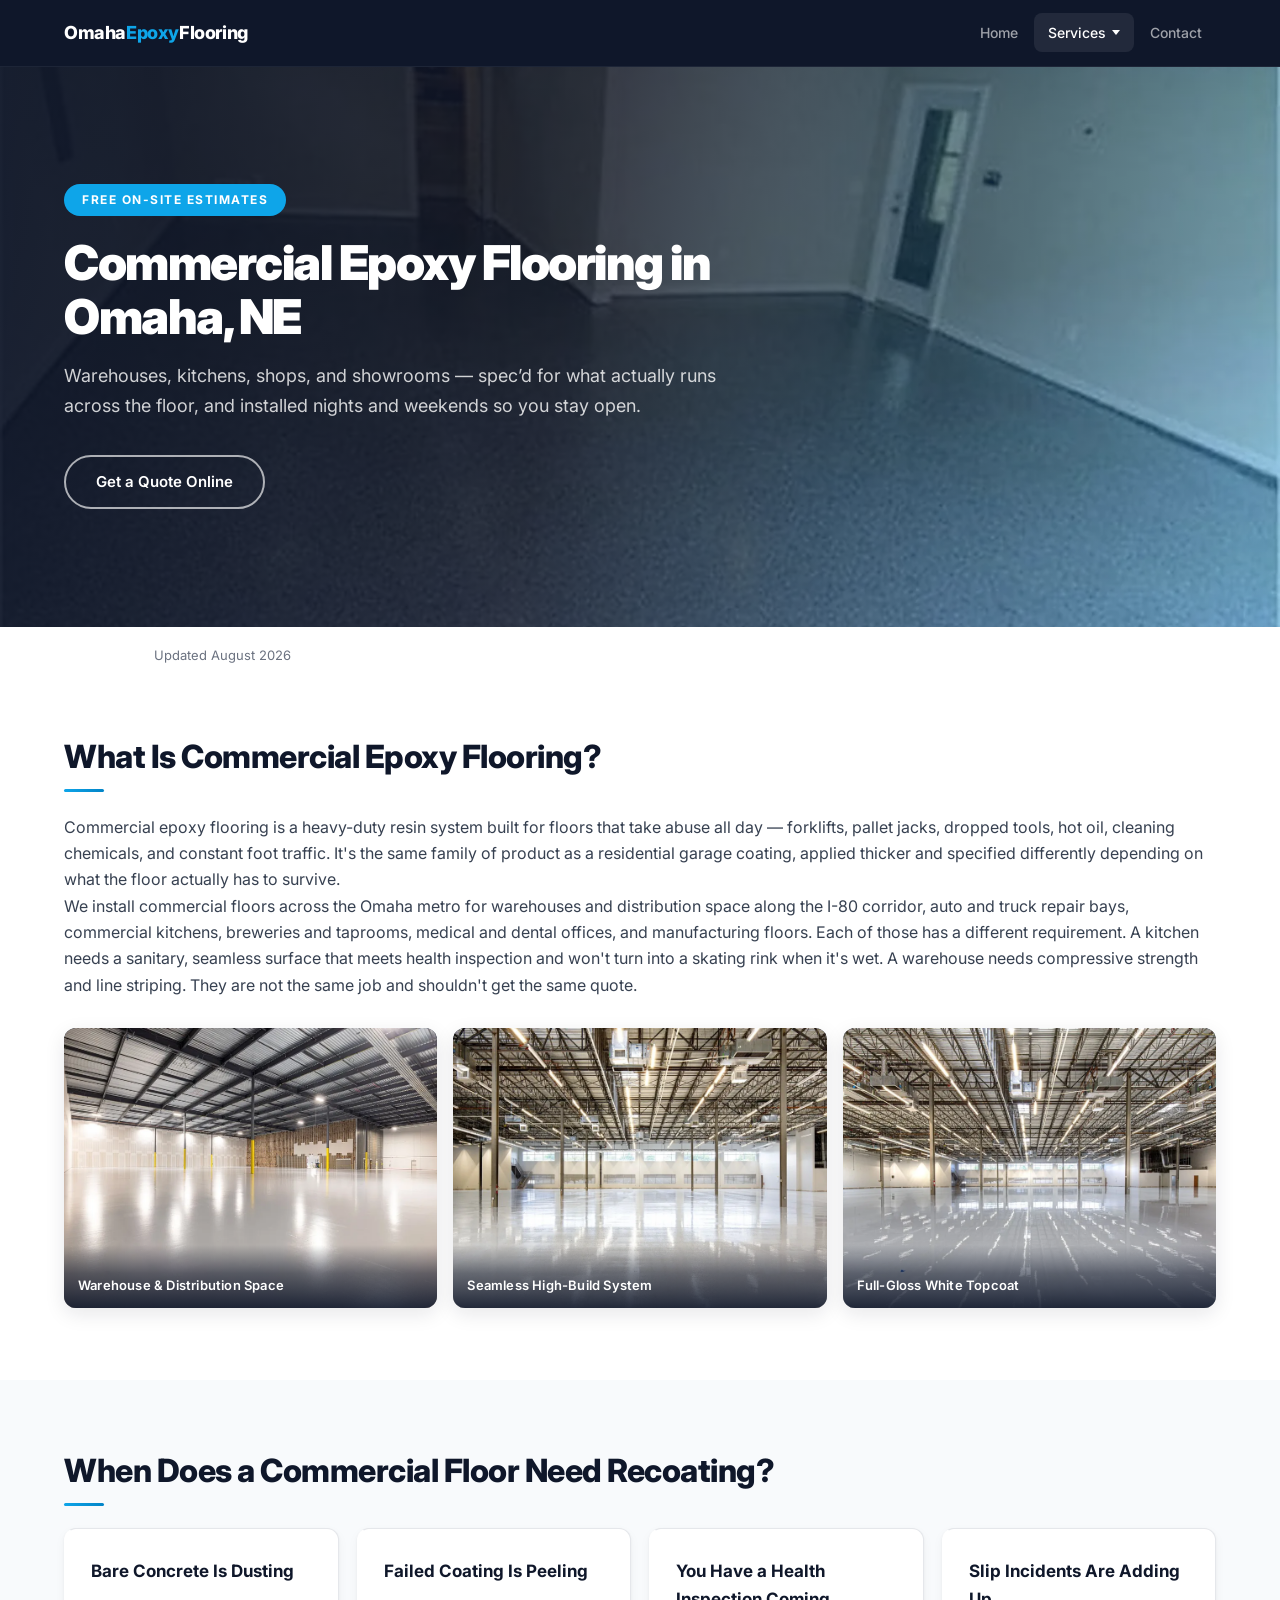
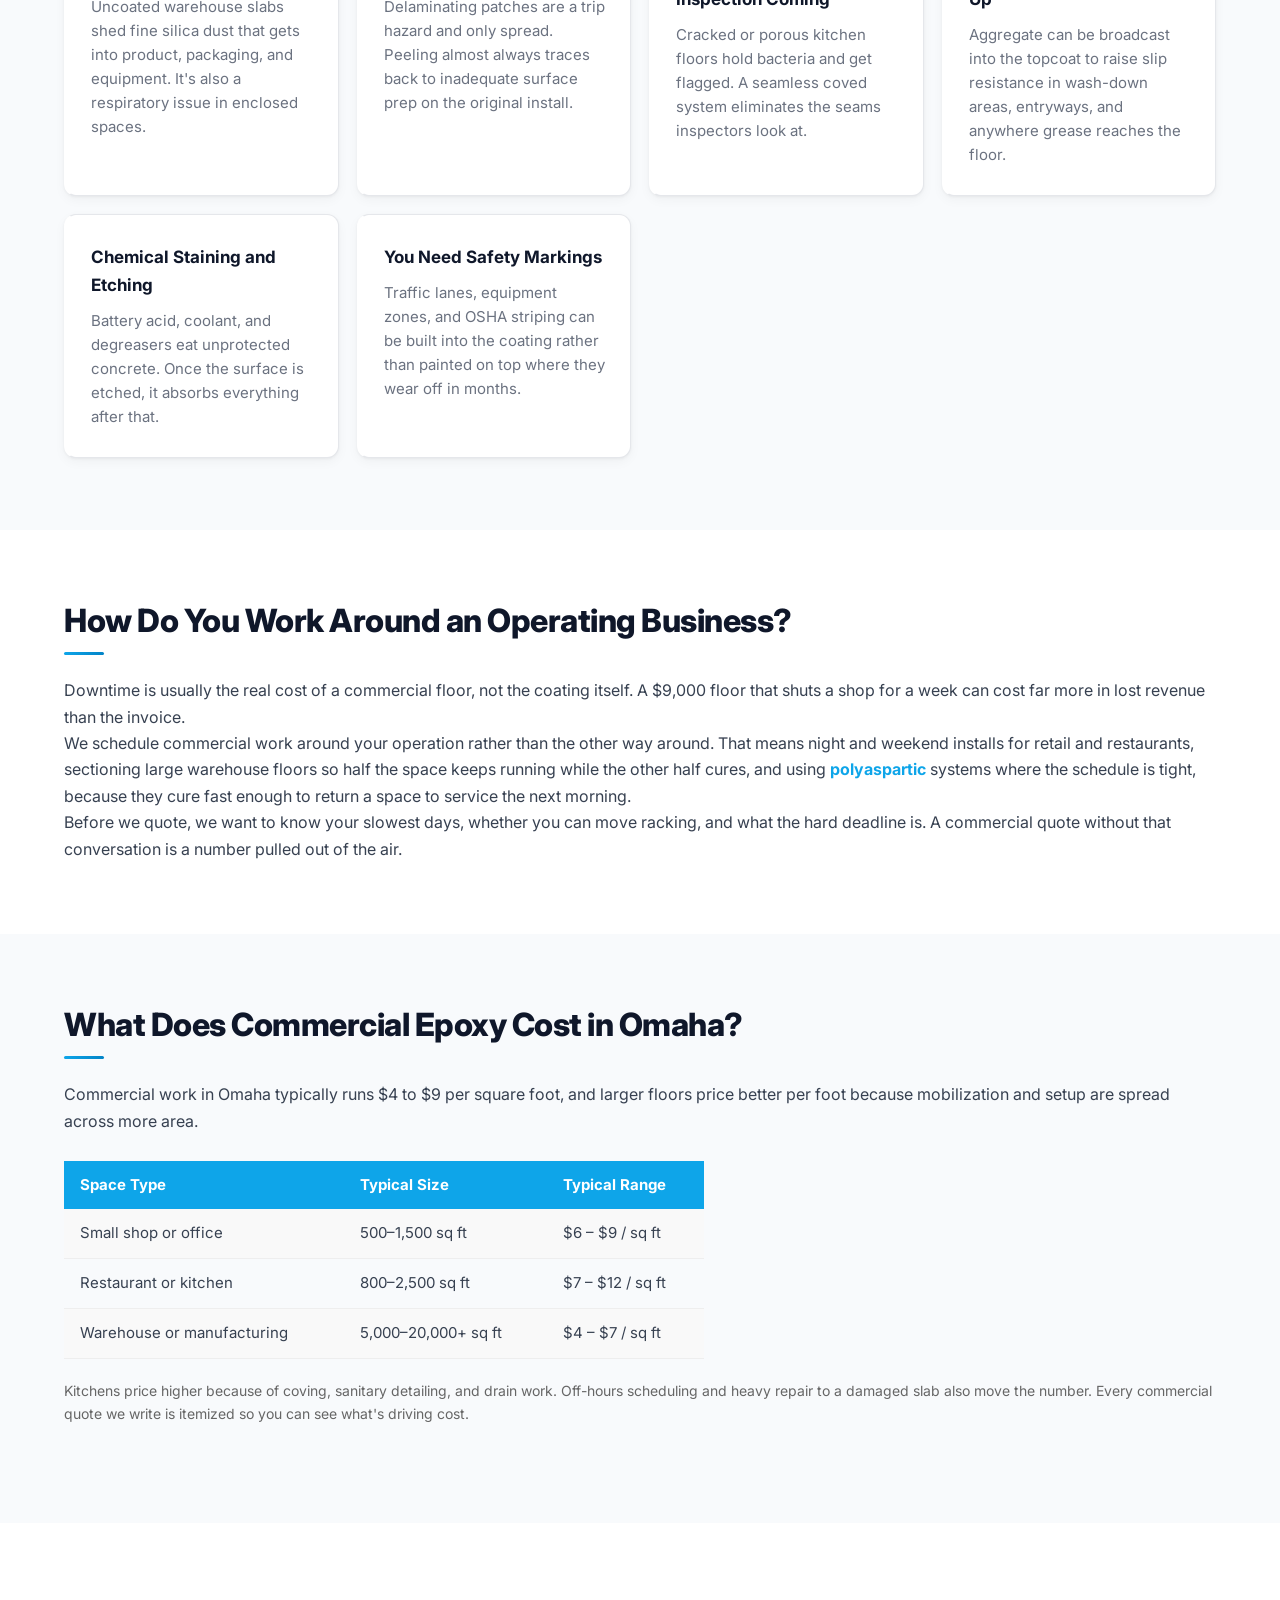
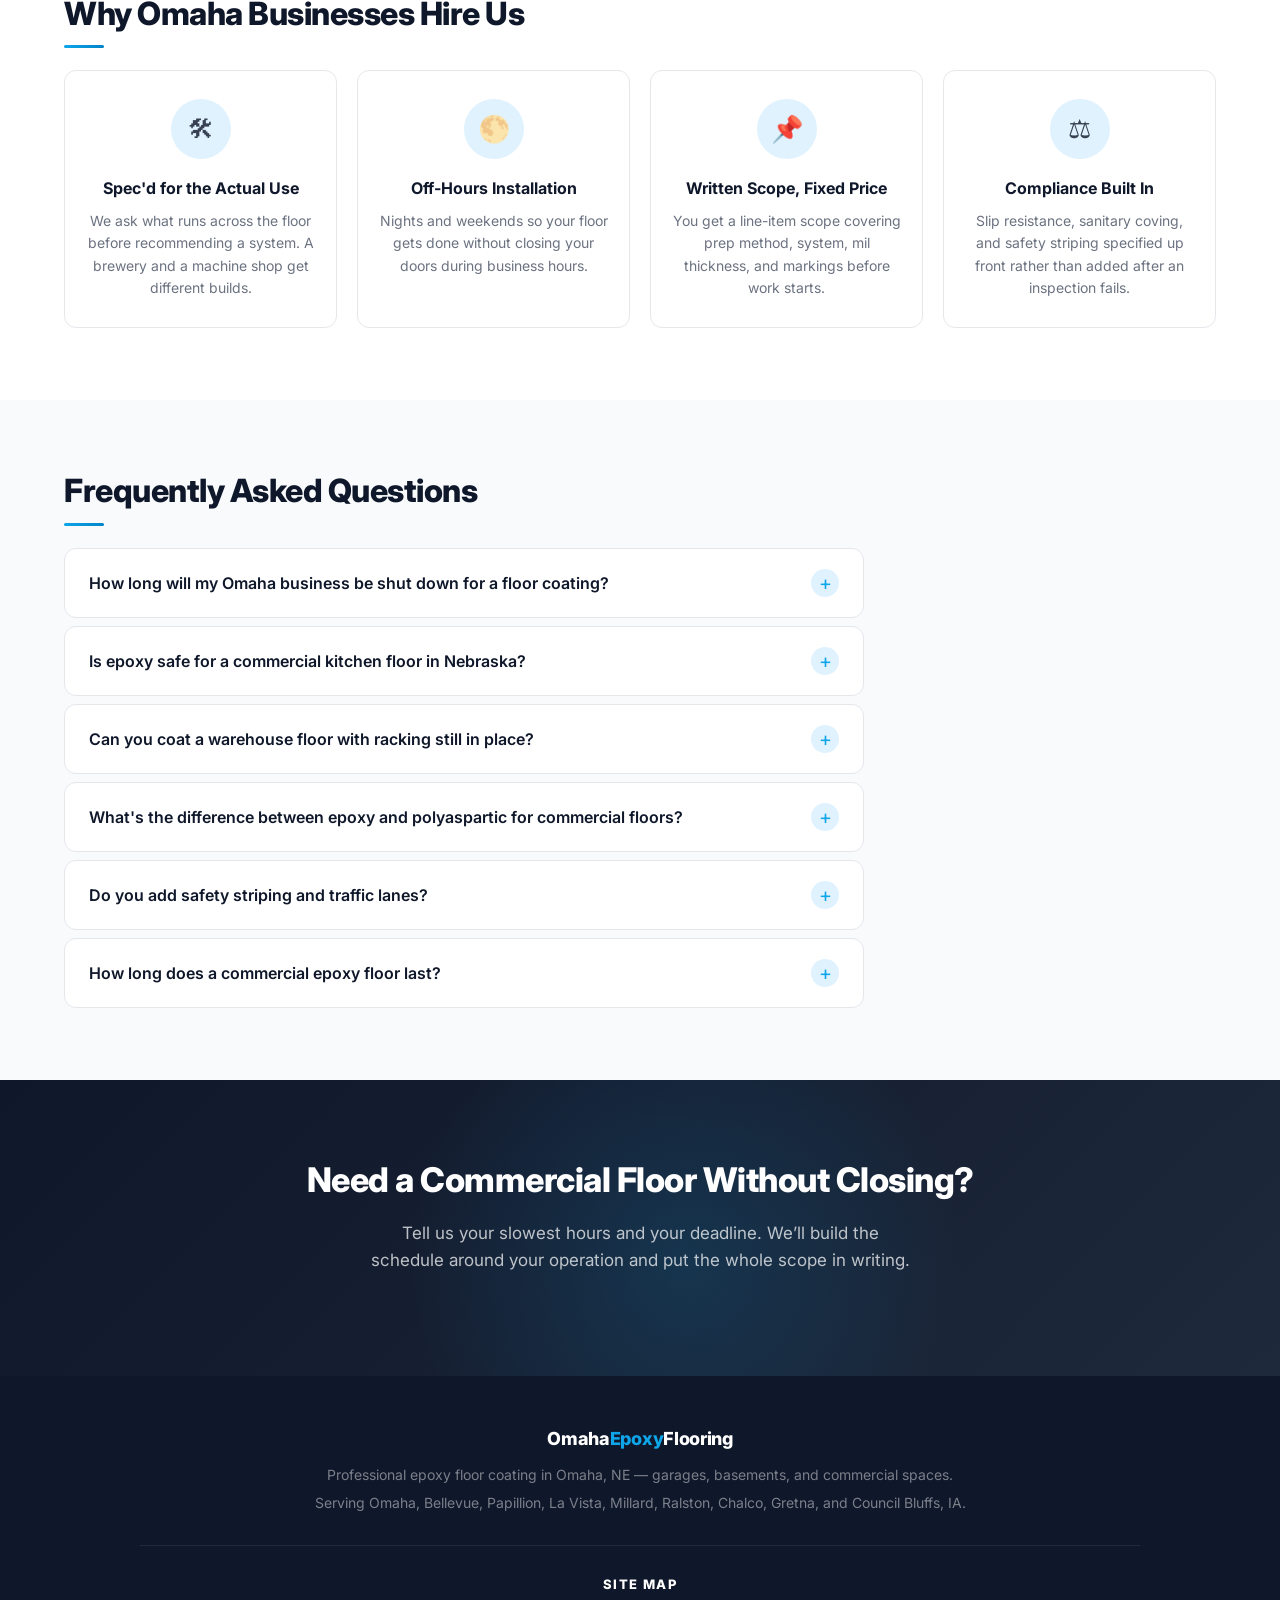
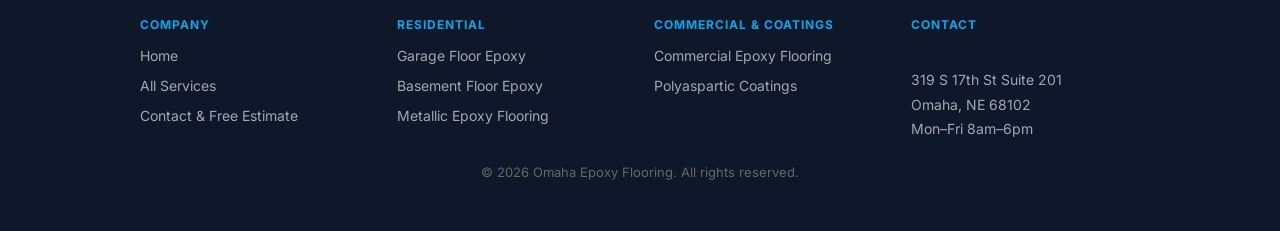
<file: commercial-epoxy-flooring-omaha.html>
<!DOCTYPE html>

<html lang="en">
<head>
<link href="https://www.omahaepoxyflooringpros.com/commercial-epoxy-flooring-omaha.html" rel="canonical"/>
<meta charset="utf-8"/>
<meta content="width=device-width, initial-scale=1.0" name="viewport"/>
<title>Commercial Epoxy Flooring in Omaha, NE | Off-Hours Install</title>
<meta content="Commercial epoxy flooring in Omaha, NE for warehouses, kitchens, and shops. Night and weekend installs so you don’t close. Contact us." name="description"/>
<link href="https://fonts.googleapis.com" rel="preconnect"/>
<link crossorigin="" href="https://fonts.gstatic.com" rel="preconnect"/>
<link href="https://fonts.googleapis.com/css2?family=Inter:wght@400;500;600;700;800;900&amp;display=swap" rel="stylesheet"/>
<link href="styles.css?v=20261019" rel="stylesheet"/>
<script type="application/ld+json">
{
  "@context": "https://schema.org",
  "@type": "LocalBusiness",
  "name": "Omaha Epoxy Flooring",
  "address": {
    "@type": "PostalAddress",
    "streetAddress": "319 S 17th St Suite 201",
    "addressLocality": "Omaha",
    "addressRegion": "NE",
    "postalCode": "68102",
    "addressCountry": "US"
  },
  "areaServed": "Omaha, NE",
  "description": "Commercial epoxy flooring in Omaha, NE for warehouses, kitchens, and shops. Night and weekend installs so you don&rsquo;t close. Contact us.",
  "openingHours": "Mo-Fr 08:00-18:00",
  "url": "https://www.omahaepoxyflooringpros.com/commercial-epoxy-flooring-omaha.html",
  "dateModified": "2026-08-05"
}
  </script>
<script type="application/ld+json">
{
  "@context": "https://schema.org",
  "@type": "FAQPage",
  "mainEntity": [
    {
      "@type": "Question",
      "name": "How long will my Omaha business be shut down for a floor coating?",
      "acceptedAnswer": {
        "@type": "Answer",
        "text": "It depends on the system and the square footage, but most commercial jobs return to light service in 24 hours and full service in 72. Polyaspartic systems cut that to roughly 24 hours end to end. For businesses that genuinely cannot close, we section the floor and work in phases, or install overnight. We build the schedule around your operating hours before quoting."
      }
    },
    {
      "@type": "Question",
      "name": "Is epoxy safe for a commercial kitchen floor in Nebraska?",
      "acceptedAnswer": {
        "@type": "Answer",
        "text": "Yes, when it's specified properly. A commercial kitchen needs a seamless system with integral coving up the wall base, a slip-resistant aggregate in the topcoat, and correct detailing around floor drains. That combination is what health inspectors look for, because there are no grout lines or seams for bacteria to sit in. A plain smooth garage-style coating in a kitchen would be both a code problem and a slip hazard."
      }
    },
    {
      "@type": "Question",
      "name": "Can you coat a warehouse floor with racking still in place?",
      "acceptedAnswer": {
        "@type": "Answer",
        "text": "Usually, yes, by working in sections around it. Fully loaded racking cannot be ground beneath, so those footprints get masked and coated later during a scheduled move, or left as designated equipment zones. We walk the floor with you first and mark what can and can't be cleared, so nobody discovers a problem on install day."
      }
    },
    {
      "@type": "Question",
      "name": "What's the difference between epoxy and polyaspartic for commercial floors?",
      "acceptedAnswer": {
        "@type": "Answer",
        "text": "Epoxy is thicker, harder, and generally cheaper per square foot, which suits warehouses and manufacturing. Polyaspartic cures much faster, stays flexible in temperature swings, and won't yellow under UV, which suits businesses that can't afford downtime or have daylight on the floor. Many of our Omaha commercial installs use an epoxy base with a polyaspartic topcoat to get both."
      }
    },
    {
      "@type": "Question",
      "name": "Do you add safety striping and traffic lanes?",
      "acceptedAnswer": {
        "@type": "Answer",
        "text": "Yes. Lane markings, equipment zones, and OSHA-compliant safety striping are installed within the coating system rather than painted over the top, so they don't wear off under forklift traffic. Tell us your layout and we'll include it in the scope."
      }
    },
    {
      "@type": "Question",
      "name": "How long does a commercial epoxy floor last?",
      "acceptedAnswer": {
        "@type": "Answer",
        "text": "In a warehouse or shop environment, 10 to 20 years is realistic with a properly prepped and correctly specified system. Kitchens and wash-down areas run shorter, closer to 7 to 12 years, because of constant water and chemical exposure. The variable that matters most is surface preparation on day one, not the brand of resin."
      }
    }
  ]
}
  </script>
</meta></head>
<body>
<nav>
<div class="nav-logo">Omaha<span>Epoxy</span>Flooring</div>
<div class="nav-links">
<a href="/">Home</a>
<div class="has-dropdown">
<a class="active" href="services.html">Services</a>
<div class="dropdown-menu">
<ul class="dropdown-menu-list">
<li><a href="garage-floor-epoxy-omaha.html">Garage Floors</a></li>
<li><a href="basement-floor-epoxy-omaha.html">Basement Floors</a></li>
<li><a href="commercial-epoxy-flooring-omaha.html">Commercial Floors</a></li>
<li><a href="metallic-epoxy-flooring-omaha.html">Metallic Epoxy</a></li>
<li><a href="polyaspartic-coating-omaha.html">Polyaspartic Coatings</a></li>
</ul>
</div>
</div>
<a href="contact.html">Contact</a>

</div>
</nav>
<section class="hero">
<div class="hero-content">
<span class="free-quote-badge">Free On-Site Estimates</span>
<h1>Commercial Epoxy Flooring in Omaha, NE</h1>

<p>Warehouses, kitchens, shops, and showrooms — spec’d for what actually runs across the floor, and installed nights and weekends so you stay open.</p>
<div class="hero-ctas">

<a class="btn-outline" href="contact.html">Get a Quote Online</a>
</div>
</div>
</section>
<p style="max-width:1100px;margin:18px auto 0;padding:0 5%;font-size:13px;color:#6b7280;">Updated August 2026</p>
<section>
<h2 class="section-title">What Is Commercial Epoxy Flooring?</h2>
<p>Commercial epoxy flooring is a heavy-duty resin system built for floors that take abuse all day — forklifts, pallet jacks, dropped tools, hot oil, cleaning chemicals, and constant foot traffic. It's the same family of product as a residential garage coating, applied thicker and specified differently depending on what the floor actually has to survive.</p>
<p>We install commercial floors across the Omaha metro for warehouses and distribution space along the I-80 corridor, auto and truck repair bays, commercial kitchens, breweries and taprooms, medical and dental offices, and manufacturing floors. Each of those has a different requirement. A kitchen needs a sanitary, seamless surface that meets health inspection and won't turn into a skating rink when it's wet. A warehouse needs compressive strength and line striping. They are not the same job and shouldn't get the same quote.</p>
<div class="photo-row">
<div class="photo-item"><img alt="Warehouse interior with a high-gloss epoxy coated concrete floor" height="667" loading="lazy" src="commercial-epoxy-warehouse-omaha-1.webp" width="1000"/><div class="photo-caption">Warehouse &amp; Distribution Space</div></div>
<div class="photo-item"><img alt="Industrial facility with a seamless light gray epoxy floor coating" height="666" loading="lazy" src="commercial-epoxy-warehouse-omaha-2.webp" width="1000"/><div class="photo-caption">Seamless High-Build System</div></div>
<div class="photo-item"><img alt="Commercial building interior with a glossy white epoxy floor" height="666" loading="lazy" src="commercial-epoxy-warehouse-omaha-3.webp" width="1000"/><div class="photo-caption">Full-Gloss White Topcoat</div></div>
</div>
</section>
<section class="bg-light">
<h2 class="section-title">When Does a Commercial Floor Need Recoating?</h2>
<div class="services-grid">
<div class="service-card">
<h3>Bare Concrete Is Dusting</h3>
<p>Uncoated warehouse slabs shed fine silica dust that gets into product, packaging, and equipment. It's also a respiratory issue in enclosed spaces.</p>
</div>
<div class="service-card">
<h3>Failed Coating Is Peeling</h3>
<p>Delaminating patches are a trip hazard and only spread. Peeling almost always traces back to inadequate surface prep on the original install.</p>
</div>
<div class="service-card">
<h3>You Have a Health Inspection Coming</h3>
<p>Cracked or porous kitchen floors hold bacteria and get flagged. A seamless coved system eliminates the seams inspectors look at.</p>
</div>
<div class="service-card">
<h3>Slip Incidents Are Adding Up</h3>
<p>Aggregate can be broadcast into the topcoat to raise slip resistance in wash-down areas, entryways, and anywhere grease reaches the floor.</p>
</div>
<div class="service-card">
<h3>Chemical Staining and Etching</h3>
<p>Battery acid, coolant, and degreasers eat unprotected concrete. Once the surface is etched, it absorbs everything after that.</p>
</div>
<div class="service-card">
<h3>You Need Safety Markings</h3>
<p>Traffic lanes, equipment zones, and OSHA striping can be built into the coating rather than painted on top where they wear off in months.</p>
</div>
</div>
</section>
<section>
<h2 class="section-title">How Do You Work Around an Operating Business?</h2>
<p>Downtime is usually the real cost of a commercial floor, not the coating itself. A $9,000 floor that shuts a shop for a week can cost far more in lost revenue than the invoice.</p>
<p>We schedule commercial work around your operation rather than the other way around. That means night and weekend installs for retail and restaurants, sectioning large warehouse floors so half the space keeps running while the other half cures, and using <a href="polyaspartic-coating-omaha.html" style="color:var(--primary); font-weight:700;">polyaspartic</a> systems where the schedule is tight, because they cure fast enough to return a space to service the next morning.</p>
<p>Before we quote, we want to know your slowest days, whether you can move racking, and what the hard deadline is. A commercial quote without that conversation is a number pulled out of the air.</p>
</section>
<section class="bg-light">
<h2 class="section-title">What Does Commercial Epoxy Cost in Omaha?</h2>
<p>Commercial work in Omaha typically runs $4 to $9 per square foot, and larger floors price better per foot because mobilization and setup are spread across more area.</p>
<br/>
<table style="width:100%; max-width:640px; border-collapse:collapse; font-size:15px;">
<thead>
<tr style="background:var(--primary); color:white;"><th style="padding:12px 16px; text-align:left;">Space Type</th><th style="padding:12px 16px; text-align:left;">Typical Size</th><th style="padding:12px 16px; text-align:left;">Typical Range</th></tr>
</thead>
<tbody>
<tr style="background:#f9f9f9;"><td style="padding:12px 16px; border-bottom:1px solid #eee;">Small shop or office</td><td style="padding:12px 16px; border-bottom:1px solid #eee;">500–1,500 sq ft</td><td style="padding:12px 16px; border-bottom:1px solid #eee;">$6 – $9 / sq ft</td></tr>
<tr><td style="padding:12px 16px; border-bottom:1px solid #eee;">Restaurant or kitchen</td><td style="padding:12px 16px; border-bottom:1px solid #eee;">800–2,500 sq ft</td><td style="padding:12px 16px; border-bottom:1px solid #eee;">$7 – $12 / sq ft</td></tr>
<tr style="background:#f9f9f9;"><td style="padding:12px 16px; border-bottom:1px solid #eee;">Warehouse or manufacturing</td><td style="padding:12px 16px; border-bottom:1px solid #eee;">5,000–20,000+ sq ft</td><td style="padding:12px 16px; border-bottom:1px solid #eee;">$4 – $7 / sq ft</td></tr>
</tbody>
</table>
<p style="margin-top:20px; color:#666; font-size:14px;">Kitchens price higher because of coving, sanitary detailing, and drain work. Off-hours scheduling and heavy repair to a damaged slab also move the number. Every commercial quote we write is itemized so you can see what's driving cost.</p>
<br/>

</section>
<section>
<h2 class="section-title">Why Omaha Businesses Hire Us</h2>
<div class="trust-grid">
<div class="trust-item">
<div class="trust-icon">🛠</div>
<h3>Spec'd for the Actual Use</h3>
<p>We ask what runs across the floor before recommending a system. A brewery and a machine shop get different builds.</p>
</div>
<div class="trust-item">
<div class="trust-icon">🌕</div>
<h3>Off-Hours Installation</h3>
<p>Nights and weekends so your floor gets done without closing your doors during business hours.</p>
</div>
<div class="trust-item">
<div class="trust-icon">📌</div>
<h3>Written Scope, Fixed Price</h3>
<p>You get a line-item scope covering prep method, system, mil thickness, and markings before work starts.</p>
</div>
<div class="trust-item">
<div class="trust-icon">⚖</div>
<h3>Compliance Built In</h3>
<p>Slip resistance, sanitary coving, and safety striping specified up front rather than added after an inspection fails.</p>
</div>
</div>
</section>
<section class="bg-light">
<h2 class="section-title">Frequently Asked Questions</h2>
<div class="faq-list">
<div class="faq-item">
<div class="faq-question"><h3>How long will my Omaha business be shut down for a floor coating?</h3><span class="faq-toggle">+</span></div>
<div class="faq-answer"><p>It depends on the system and the square footage, but most commercial jobs return to light service in 24 hours and full service in 72. Polyaspartic systems cut that to roughly 24 hours end to end. For businesses that genuinely cannot close, we section the floor and work in phases, or install overnight. We build the schedule around your operating hours before quoting.</p></div>
</div>
<div class="faq-item">
<div class="faq-question"><h3>Is epoxy safe for a commercial kitchen floor in Nebraska?</h3><span class="faq-toggle">+</span></div>
<div class="faq-answer"><p>Yes, when it's specified properly. A commercial kitchen needs a seamless system with integral coving up the wall base, a slip-resistant aggregate in the topcoat, and correct detailing around floor drains. That combination is what health inspectors look for, because there are no grout lines or seams for bacteria to sit in. A plain smooth garage-style coating in a kitchen would be both a code problem and a slip hazard.</p></div>
</div>
<div class="faq-item">
<div class="faq-question"><h3>Can you coat a warehouse floor with racking still in place?</h3><span class="faq-toggle">+</span></div>
<div class="faq-answer"><p>Usually, yes, by working in sections around it. Fully loaded racking cannot be ground beneath, so those footprints get masked and coated later during a scheduled move, or left as designated equipment zones. We walk the floor with you first and mark what can and can't be cleared, so nobody discovers a problem on install day.</p></div>
</div>
<div class="faq-item">
<div class="faq-question"><h3>What's the difference between epoxy and polyaspartic for commercial floors?</h3><span class="faq-toggle">+</span></div>
<div class="faq-answer"><p>Epoxy is thicker, harder, and generally cheaper per square foot, which suits warehouses and manufacturing. Polyaspartic cures much faster, stays flexible in temperature swings, and won't yellow under UV, which suits businesses that can't afford downtime or have daylight on the floor. Many of our Omaha commercial installs use an epoxy base with a polyaspartic topcoat to get both.</p></div>
</div>
<div class="faq-item">
<div class="faq-question"><h3>Do you add safety striping and traffic lanes?</h3><span class="faq-toggle">+</span></div>
<div class="faq-answer"><p>Yes. Lane markings, equipment zones, and OSHA-compliant safety striping are installed within the coating system rather than painted over the top, so they don't wear off under forklift traffic. Tell us your layout and we'll include it in the scope.</p></div>
</div>
<div class="faq-item">
<div class="faq-question"><h3>How long does a commercial epoxy floor last?</h3><span class="faq-toggle">+</span></div>
<div class="faq-answer"><p>In a warehouse or shop environment, 10 to 20 years is realistic with a properly prepped and correctly specified system. Kitchens and wash-down areas run shorter, closer to 7 to 12 years, because of constant water and chemical exposure. The variable that matters most is surface preparation on day one, not the brand of resin.</p></div>
</div>
</div>
</section>
<section class="cta-banner">
<h2>Need a Commercial Floor Without Closing?</h2>
<p>Tell us your slowest hours and your deadline. We’ll build the schedule around your operation and put the whole scope in writing.</p>

</section>
<footer>
<div class="footer-logo">Omaha<span>Epoxy</span>Flooring</div>
<p>Professional epoxy floor coating in Omaha, NE — garages, basements, and commercial spaces.</p>
<p style="margin-top:6px;">Serving Omaha, Bellevue, Papillion, La Vista, Millard, Ralston, Chalco, Gretna, and Council Bluffs, IA.</p>
<div class="footer-sitemap" role="navigation" aria-label="Site map">
<p class="footer-sitemap-title">Site Map</p>
<div class="footer-sitemap-grid">
<div class="footer-sitemap-col">
<p class="footer-col-title">Company</p>
<ul>
<li><a href="/">Home</a></li>
<li><a href="services.html">All Services</a></li>
<li><a href="contact.html">Contact &amp; Free Estimate</a></li>
</ul>
</div>
<div class="footer-sitemap-col">
<p class="footer-col-title">Residential</p>
<ul>
<li><a href="garage-floor-epoxy-omaha.html">Garage Floor Epoxy</a></li>
<li><a href="basement-floor-epoxy-omaha.html">Basement Floor Epoxy</a></li>
<li><a href="metallic-epoxy-flooring-omaha.html">Metallic Epoxy Flooring</a></li>
</ul>
</div>
<div class="footer-sitemap-col">
<p class="footer-col-title">Commercial &amp; Coatings</p>
<ul>
<li><a href="commercial-epoxy-flooring-omaha.html">Commercial Epoxy Flooring</a></li>
<li><a href="polyaspartic-coating-omaha.html">Polyaspartic Coatings</a></li>
</ul>
</div>
<div class="footer-sitemap-col">
<p class="footer-col-title">Contact</p>
<address>
<br/>
319 S 17th St Suite 201<br/>
Omaha, NE 68102<br/>
Mon&ndash;Fri 8am&ndash;6pm
</address>
</div>
</div>
</div>
<p style="margin-top:20px; font-size:13px; color:#666;">© 2026 Omaha Epoxy Flooring. All rights reserved.</p>
</footer>
<script>
document.querySelectorAll('.faq-question').forEach(q => {
  q.addEventListener('click', () => q.closest('.faq-item').classList.toggle('open'));
});
</script>
</body>
</html>
</file>
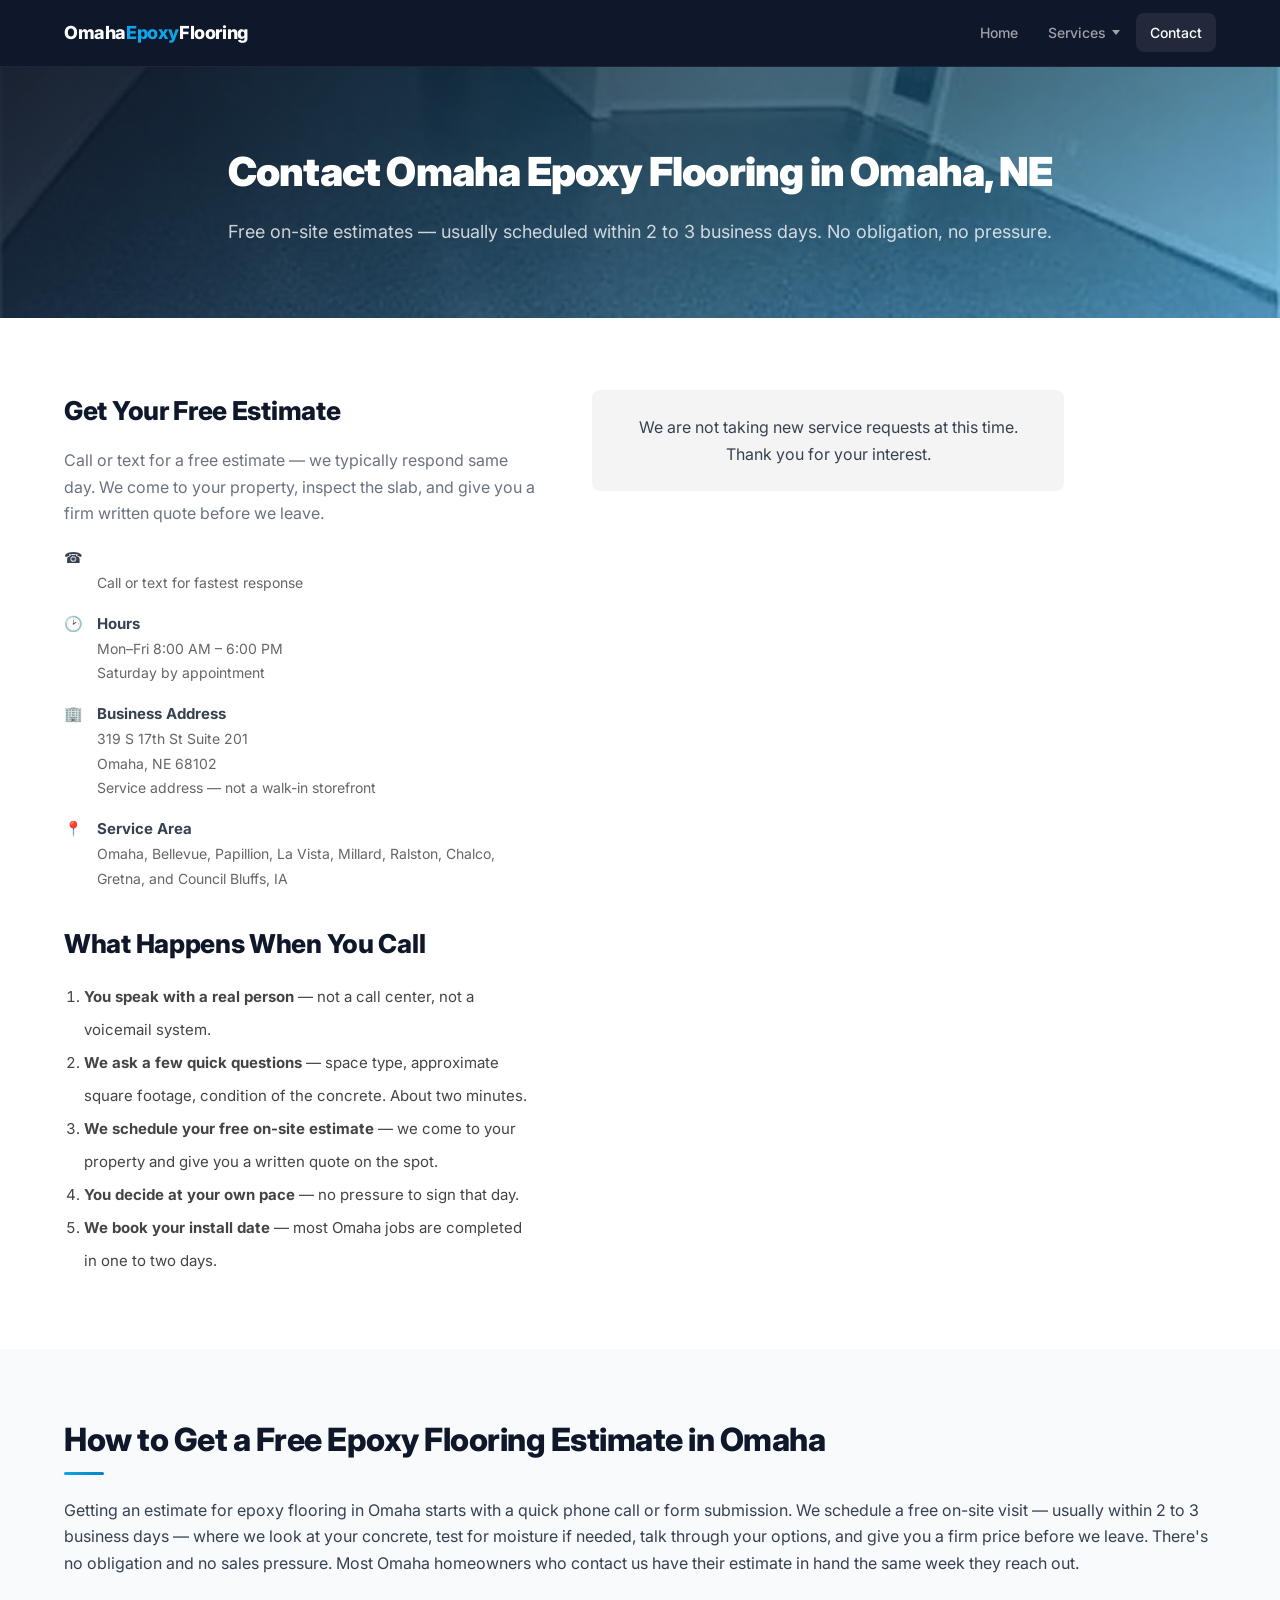
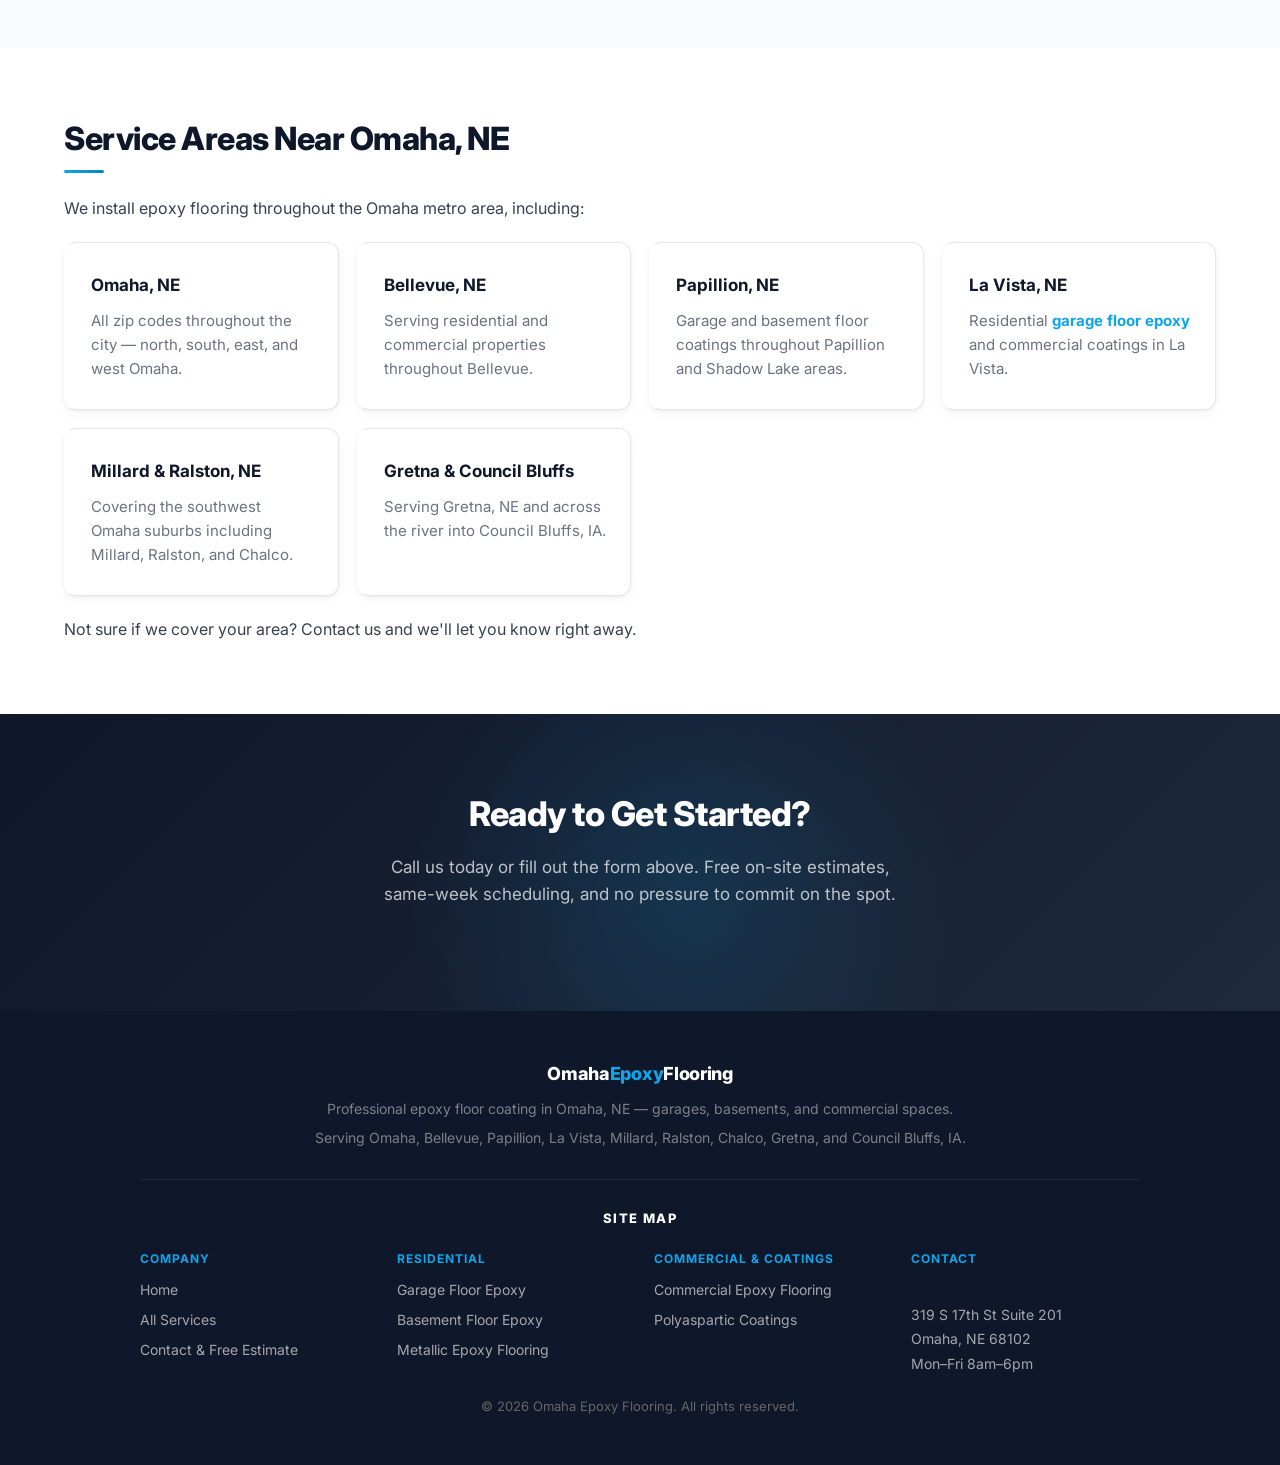
<file: contact.html>
<!DOCTYPE html>

<html lang="en">
<head>
<link href="https://www.omahaepoxyflooringpros.com/contact.html" rel="canonical"/>
<meta charset="utf-8"/>
<meta content="width=device-width, initial-scale=1.0" name="viewport"/>
<title>Contact Omaha Epoxy Flooring | Free Estimates in Omaha, NE</title>
<meta content="Free on-site epoxy floor estimate in Omaha, NE. Contact us. Serving Omaha, Bellevue, Papillion, and La Vista." name="description"/>
<link href="https://fonts.googleapis.com" rel="preconnect"/>
<link crossorigin="" href="https://fonts.gstatic.com" rel="preconnect"/>
<link href="https://fonts.googleapis.com/css2?family=Inter:wght@400;500;600;700;800;900&amp;display=swap" rel="stylesheet"/>
<link href="styles.css?v=20261019" rel="stylesheet"/>
<script async="" defer="" src="https://js.hcaptcha.com/1/api.js"></script>
<script type="application/ld+json">
  {
    "@context": "https://schema.org",
    "@type": "LocalBusiness",
    "name": "Omaha Epoxy Flooring",
    "address": {
      "@type": "PostalAddress",
      "streetAddress": "319 S 17th St Suite 201",
      "addressLocality": "Omaha",
      "addressRegion": "NE",
      "postalCode": "68102",
      "addressCountry": "US"
    },
    "areaServed": [
      "Omaha, NE",
      "Bellevue, NE",
      "Papillion, NE",
      "La Vista, NE",
      "Millard, NE",
      "Ralston, NE",
      "Chalco, NE",
      "Gretna, NE",
      "Council Bluffs, IA"
    ],
    "description": "Professional epoxy floor coating in Omaha, NE for garages, basements, and commercial spaces.",
    "openingHours": "Mo-Fr 08:00-18:00"
  }
  </script>
</head>
<body>
<nav>
<div class="nav-logo">Omaha<span>Epoxy</span>Flooring</div>
<div class="nav-links">
<a href="/">Home</a>
<div class="has-dropdown">
<a href="services.html">Services</a>
<div class="dropdown-menu">
<ul class="dropdown-menu-list">
<li><a href="garage-floor-epoxy-omaha.html">Garage Floors</a></li>
<li><a href="basement-floor-epoxy-omaha.html">Basement Floors</a></li>
<li><a href="commercial-epoxy-flooring-omaha.html">Commercial Floors</a></li>
<li><a href="metallic-epoxy-flooring-omaha.html">Metallic Epoxy</a></li>
<li><a href="polyaspartic-coating-omaha.html">Polyaspartic Coatings</a></li>
</ul>
</div>
</div>
<a class="active" href="contact.html">Contact</a>

</div>
</nav>
<div class="page-header">
<h1>Contact Omaha Epoxy Flooring in Omaha, NE</h1>
<p>Free on-site estimates — usually scheduled within 2 to 3 business days. No obligation, no pressure.</p>
</div>
<section>
<div class="contact-grid">
<div class="contact-info">
<h2>Get Your Free Estimate</h2>
<p>Call or text for a free estimate — we typically respond same day. We come to your property, inspect the slab, and give you a firm written quote before we leave.</p>
<div class="contact-detail">
<span>☎</span>
<div><strong></strong><br/><span style="font-size:14px; color:#666;">Call or text for fastest response</span></div>
</div>
<div class="contact-detail">
<span>🕑</span>
<div><strong>Hours</strong><br/><span style="font-size:14px; color:#666;">Mon–Fri 8:00 AM – 6:00 PM<br/>Saturday by appointment</span></div>
</div>
<div class="contact-detail">
<span>&#127970;</span>
<div><strong>Business Address</strong><br/><span style="font-size:14px; color:#666;">319 S 17th St Suite 201<br/>Omaha, NE 68102<br/>Service address &mdash; not a walk-in storefront</span></div>
</div>
<div class="contact-detail">
<span>📍</span>
<div><strong>Service Area</strong><br/><span style="font-size:14px; color:#666;">Omaha, Bellevue, Papillion, La Vista, Millard, Ralston, Chalco, Gretna, and Council Bluffs, IA</span></div>
</div>
<h2 style="margin-top:32px;">What Happens When You Call</h2>
<ol style="padding-left:20px; line-height:2.2; color:#444; font-size:15px;">
<li><strong>You speak with a real person</strong> — not a call center, not a voicemail system.</li>
<li><strong>We ask a few quick questions</strong> — space type, approximate square footage, condition of the concrete. About two minutes.</li>
<li><strong>We schedule your free on-site estimate</strong> — we come to your property and give you a written quote on the spot.</li>
<li><strong>You decide at your own pace</strong> — no pressure to sign that day.</li>
<li><strong>We book your install date</strong> — most Omaha jobs are completed in one to two days.</li>
</ol>
</div>
<div>
<p class="form-closed" style="padding:1.5rem;background:#f4f4f4;border-radius:8px;text-align:center;">We are not taking new service requests at this time. Thank you for your interest.</p>
</div>
</div>
</section>
<section class="bg-light">
<h2 class="section-title">How to Get a Free Epoxy Flooring Estimate in Omaha</h2>
<p>Getting an estimate for epoxy flooring in Omaha starts with a quick phone call or form submission. We schedule a free on-site visit — usually within 2 to 3 business days — where we look at your concrete, test for moisture if needed, talk through your options, and give you a firm price before we leave. There's no obligation and no sales pressure. Most Omaha homeowners who contact us have their estimate in hand the same week they reach out.</p>
</section>
<section>
<h2 class="section-title">Service Areas Near Omaha, NE</h2>
<p style="margin-bottom:20px;">We install epoxy flooring throughout the Omaha metro area, including:</p>
<div class="services-grid">
<div class="service-card">
<h3>Omaha, NE</h3>
<p>All zip codes throughout the city — north, south, east, and west Omaha.</p>
</div>
<div class="service-card">
<h3>Bellevue, NE</h3>
<p>Serving residential and commercial properties throughout Bellevue.</p>
</div>
<div class="service-card">
<h3>Papillion, NE</h3>
<p>Garage and basement floor coatings throughout Papillion and Shadow Lake areas.</p>
</div>
<div class="service-card">
<h3>La Vista, NE</h3>
<p>Residential <a href="garage-floor-epoxy-omaha.html" style="color:var(--primary); font-weight:700;">garage floor epoxy</a> and commercial coatings in La Vista.</p>
</div>
<div class="service-card">
<h3>Millard &amp; Ralston, NE</h3>
<p>Covering the southwest Omaha suburbs including Millard, Ralston, and Chalco.</p>
</div>
<div class="service-card">
<h3>Gretna &amp; Council Bluffs</h3>
<p>Serving Gretna, NE and across the river into Council Bluffs, IA.</p>
</div>
</div>
<p style="margin-top:20px;">Not sure if we cover your area? Contact us and we'll let you know right away.</p>
</section>
<section class="cta-banner">
<h2>Ready to Get Started?</h2>
<p>Call us today or fill out the form above. Free on-site estimates, same-week scheduling, and no pressure to commit on the spot.</p>

</section>
<footer>
<div class="footer-logo">Omaha<span>Epoxy</span>Flooring</div>
<p>Professional epoxy floor coating in Omaha, NE — garages, basements, and commercial spaces.</p>
<p style="margin-top:6px;">Serving Omaha, Bellevue, Papillion, La Vista, Millard, Ralston, Chalco, Gretna, and Council Bluffs, IA.</p>
<div class="footer-sitemap" role="navigation" aria-label="Site map">
<p class="footer-sitemap-title">Site Map</p>
<div class="footer-sitemap-grid">
<div class="footer-sitemap-col">
<p class="footer-col-title">Company</p>
<ul>
<li><a href="/">Home</a></li>
<li><a href="services.html">All Services</a></li>
<li><a href="contact.html">Contact &amp; Free Estimate</a></li>
</ul>
</div>
<div class="footer-sitemap-col">
<p class="footer-col-title">Residential</p>
<ul>
<li><a href="garage-floor-epoxy-omaha.html">Garage Floor Epoxy</a></li>
<li><a href="basement-floor-epoxy-omaha.html">Basement Floor Epoxy</a></li>
<li><a href="metallic-epoxy-flooring-omaha.html">Metallic Epoxy Flooring</a></li>
</ul>
</div>
<div class="footer-sitemap-col">
<p class="footer-col-title">Commercial &amp; Coatings</p>
<ul>
<li><a href="commercial-epoxy-flooring-omaha.html">Commercial Epoxy Flooring</a></li>
<li><a href="polyaspartic-coating-omaha.html">Polyaspartic Coatings</a></li>
</ul>
</div>
<div class="footer-sitemap-col">
<p class="footer-col-title">Contact</p>
<address>
<br/>
319 S 17th St Suite 201<br/>
Omaha, NE 68102<br/>
Mon&ndash;Fri 8am&ndash;6pm
</address>
</div>
</div>
</div>
<p style="margin-top:20px; font-size:13px; color:#666;">© 2026 Omaha Epoxy Flooring. All rights reserved.</p>
</footer>
</body>
</html>
</file>
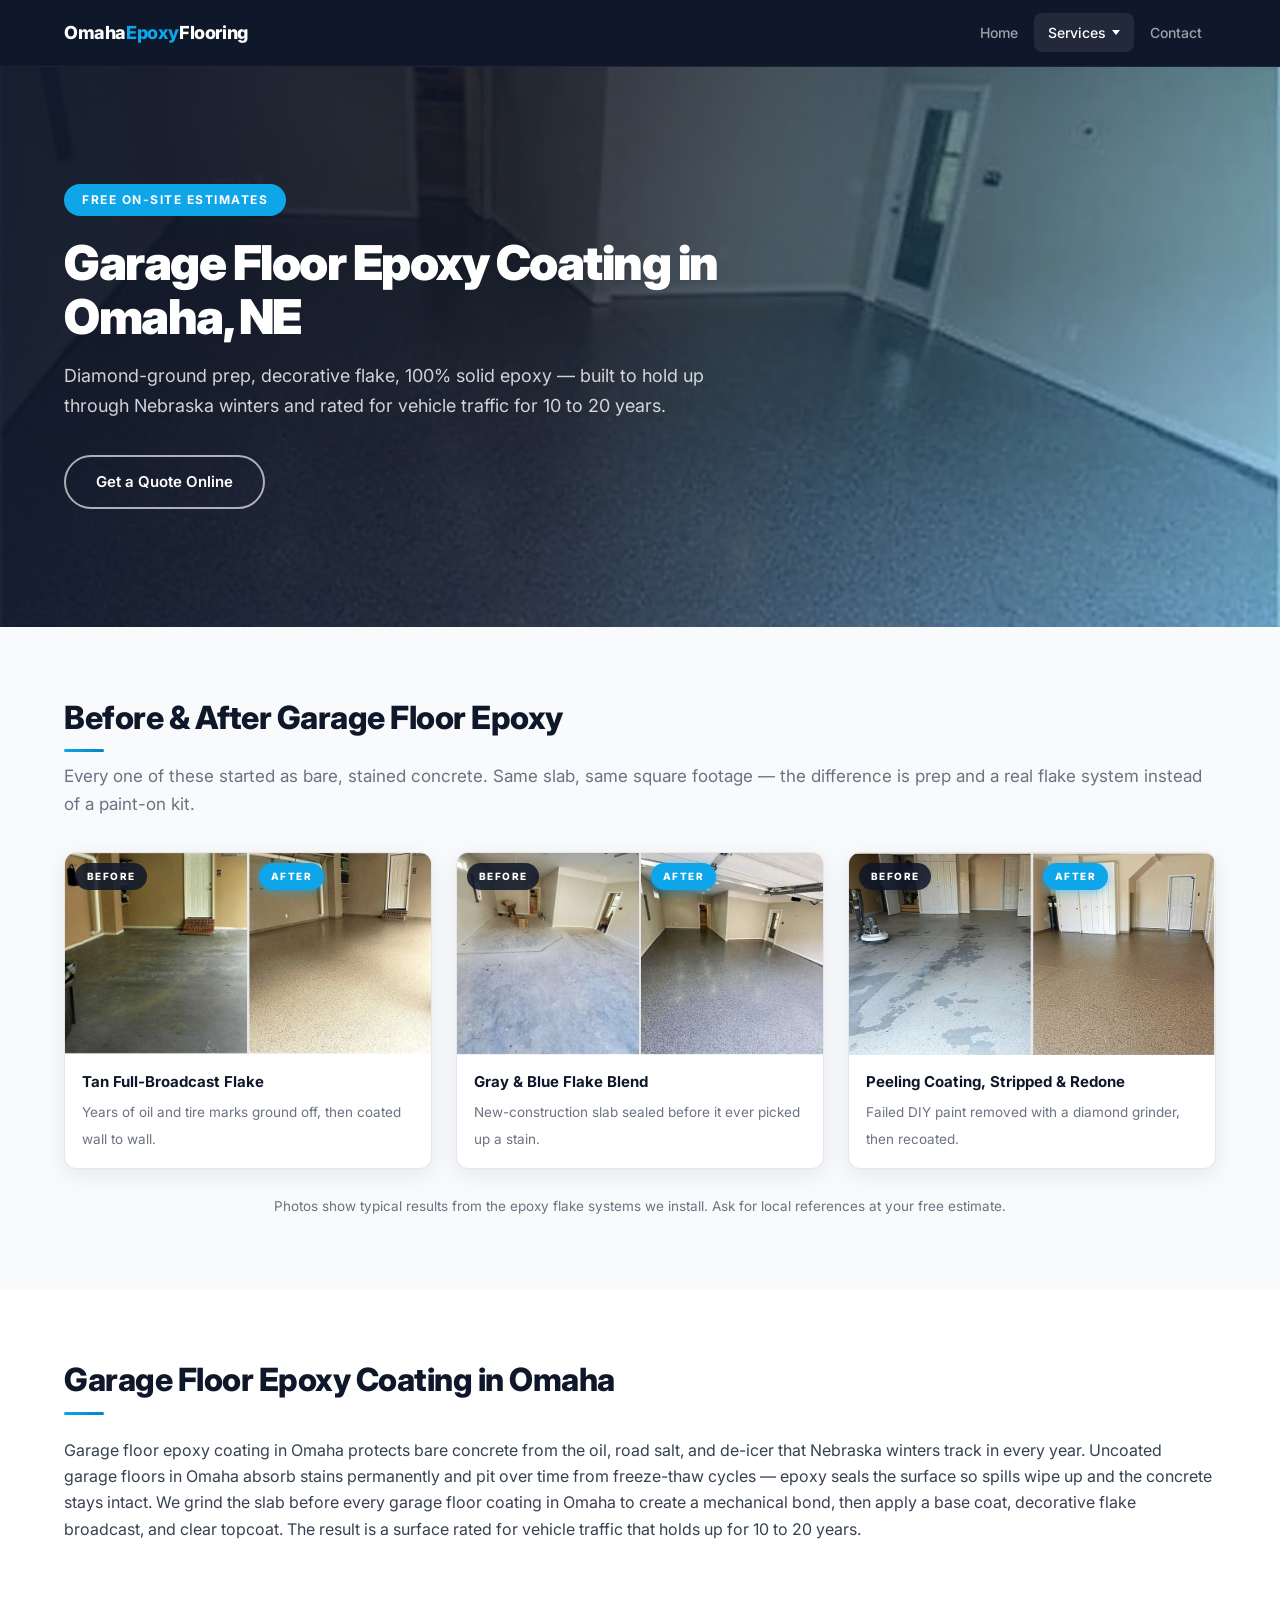
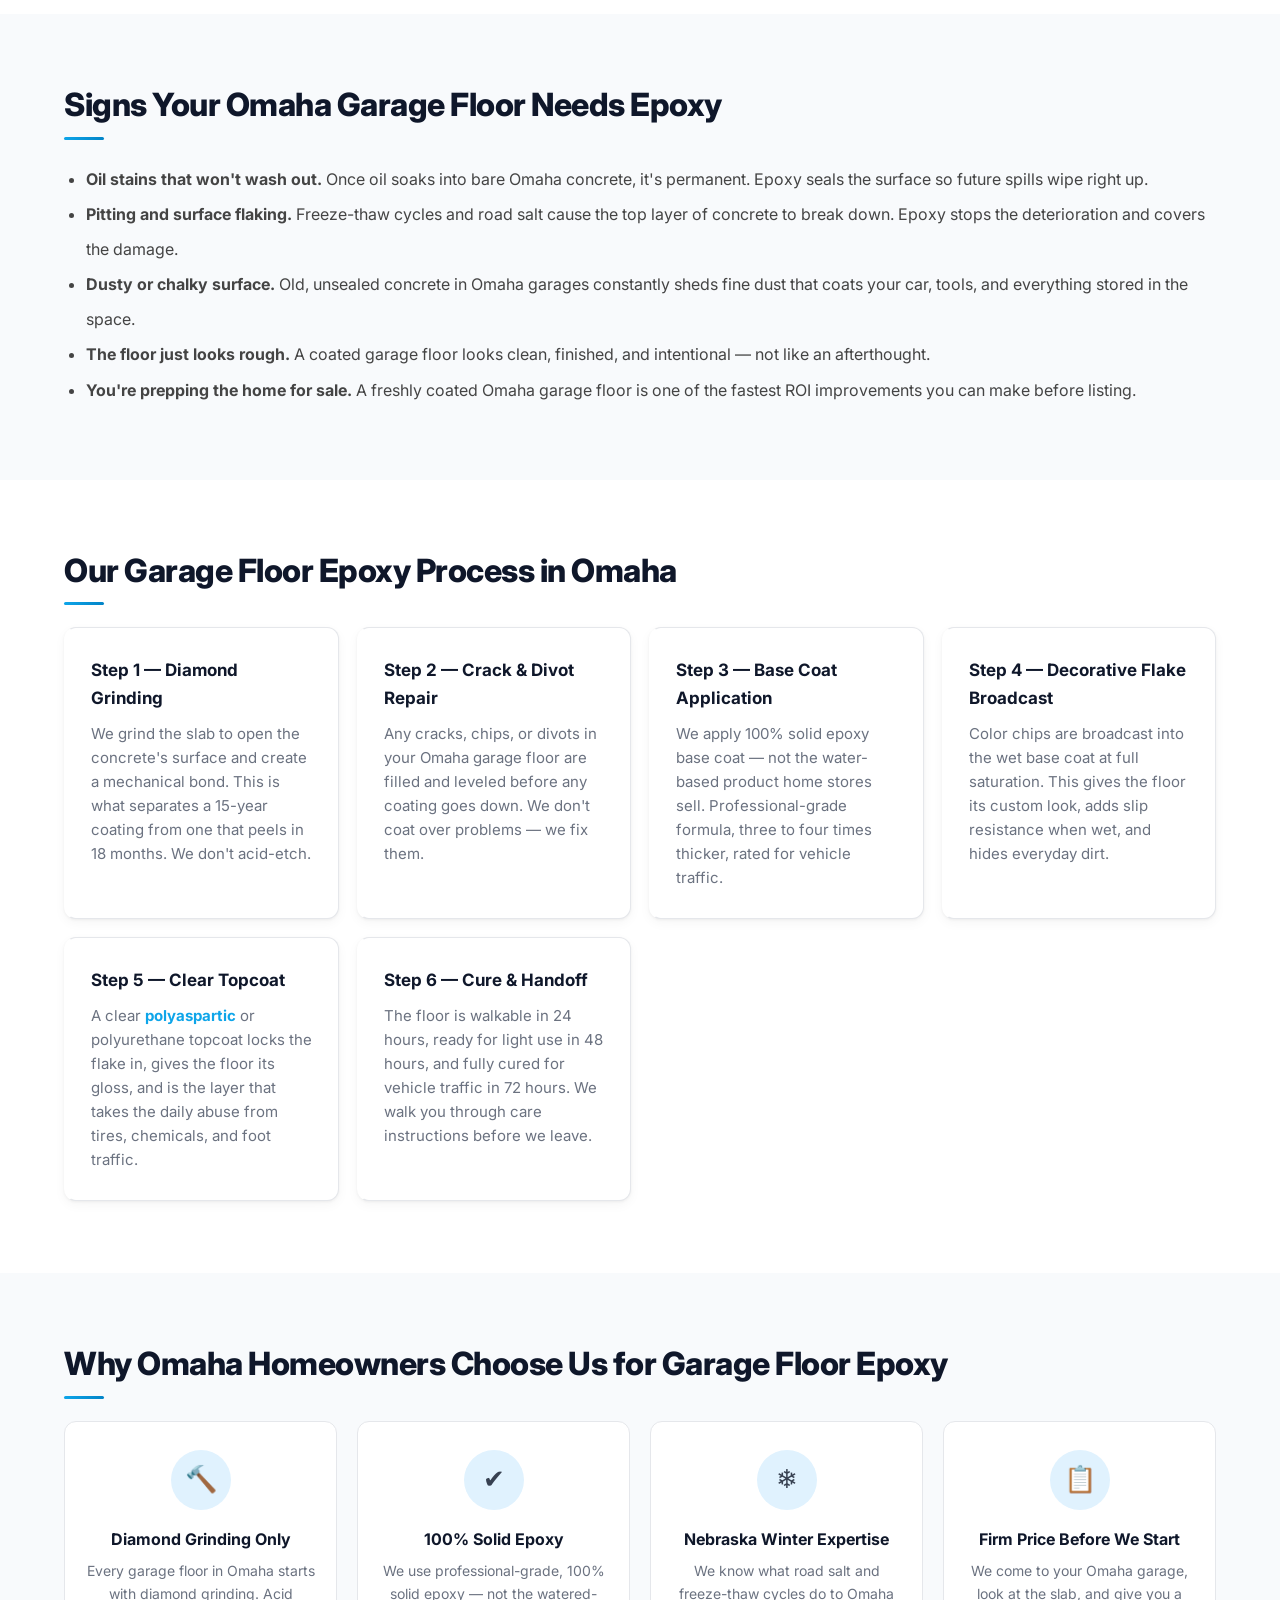
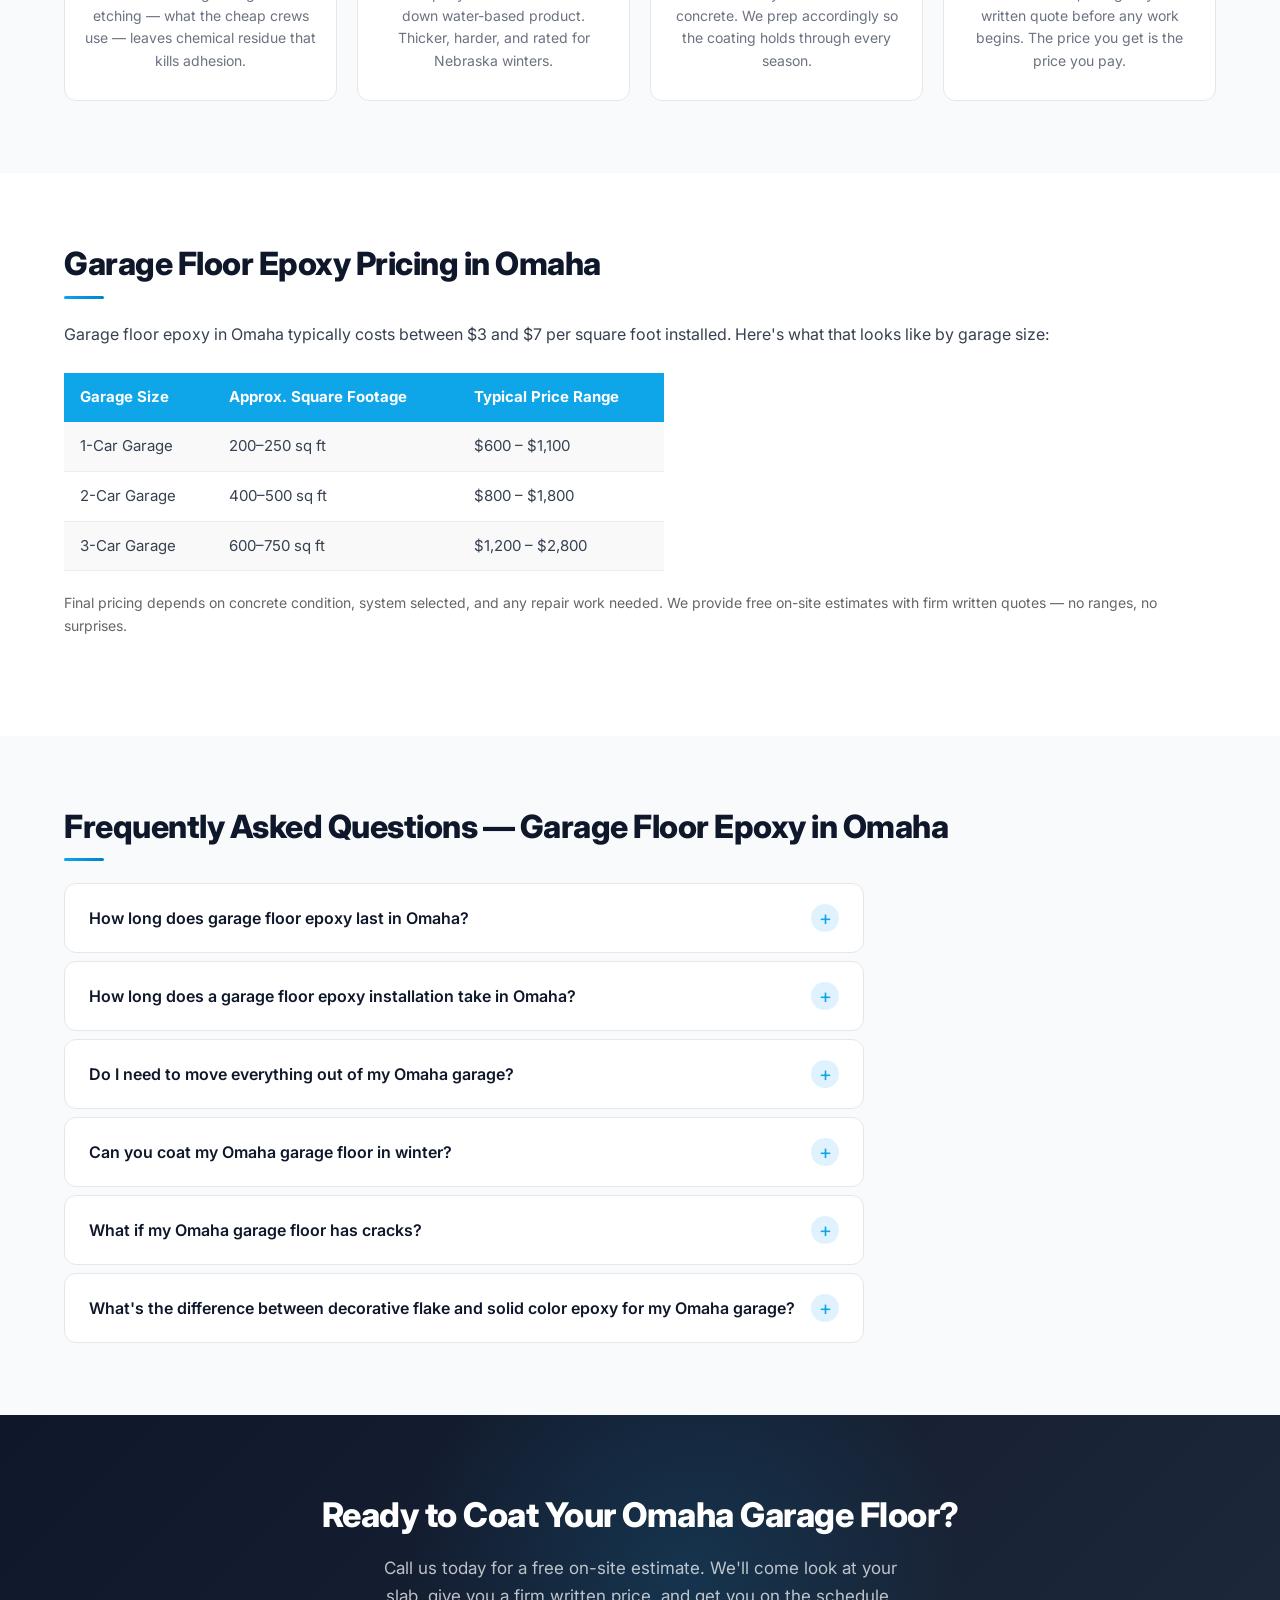
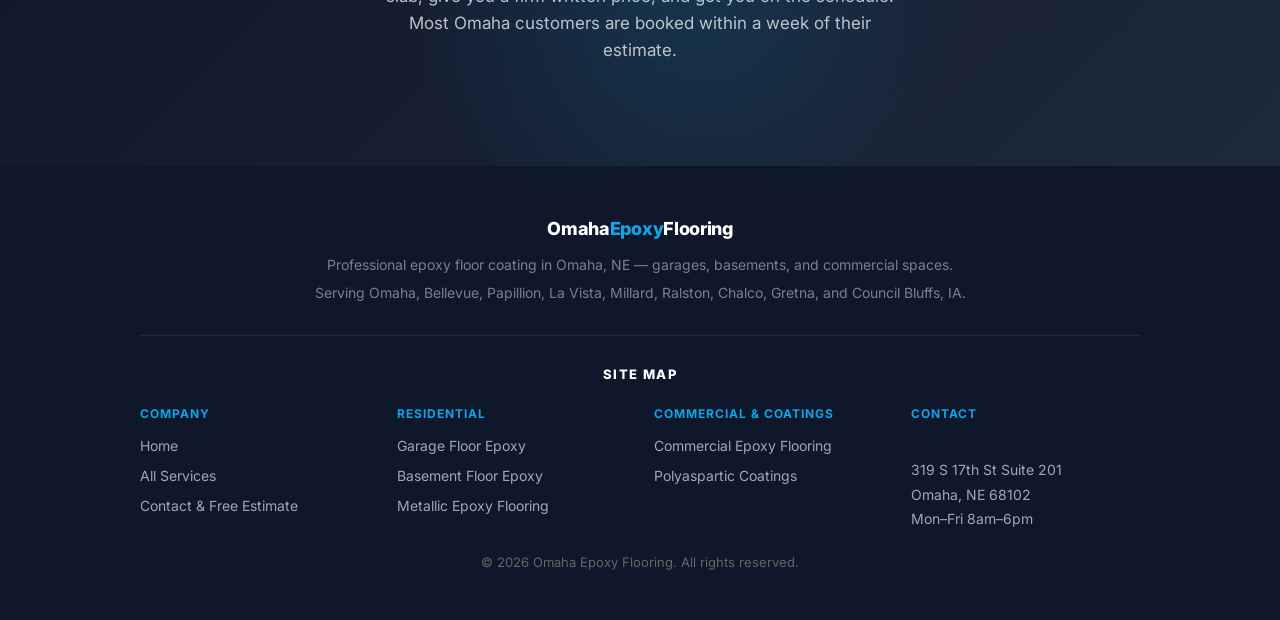
<file: garage-floor-epoxy-omaha.html>
<!DOCTYPE html>

<html lang="en">
<head>
<link href="https://www.omahaepoxyflooringpros.com/garage-floor-epoxy-omaha.html" rel="canonical"/>
<meta charset="utf-8"/>
<meta content="width=device-width, initial-scale=1.0" name="viewport"/>
<title>Garage Floor Epoxy Coating in Omaha, NE | Free Estimates</title>
<meta content="Garage floor epoxy in Omaha, NE. Diamond-ground prep, decorative flake, 100% solids epoxy rated for vehicles. Free estimate." name="description"/>
<link href="https://fonts.googleapis.com" rel="preconnect"/>
<link crossorigin="" href="https://fonts.gstatic.com" rel="preconnect"/>
<link href="https://fonts.googleapis.com/css2?family=Inter:wght@400;500;600;700;800;900&amp;display=swap" rel="stylesheet"/>
<link href="styles.css?v=20261019" rel="stylesheet"/>
<script type="application/ld+json">
  {
    "@context": "https://schema.org",
    "@type": "LocalBusiness",
    "name": "Omaha Epoxy Flooring",
    "address": {
      "@type": "PostalAddress",
      "streetAddress": "319 S 17th St Suite 201",
      "addressLocality": "Omaha",
      "addressRegion": "NE",
      "postalCode": "68102",
      "addressCountry": "US"
    },
    "areaServed": "Omaha, NE",
    "description": "Professional garage floor epoxy coating in Omaha, NE.",
    "openingHours": "Mo-Fr 08:00-18:00"
  }
  </script>
<script type="application/ld+json">
  {
    "@context": "https://schema.org",
    "@type": "FAQPage",
    "mainEntity": [
      {
        "@type": "Question",
        "name": "How long does garage floor epoxy last in Omaha?",
        "acceptedAnswer": {
          "@type": "Answer",
          "text": "A professionally installed garage floor epoxy coating in Omaha typically lasts 10 to 20 years with proper diamond-ground prep and 100% solid epoxy. DIY kits with water-based epoxy typically peel within 1 to 3 years."
        }
      },
      {
        "@type": "Question",
        "name": "How long does a garage floor epoxy installation take in Omaha?",
        "acceptedAnswer": {
          "@type": "Answer",
          "text": "Most two and three-car garage floor epoxy jobs in Omaha take one to two days. Day one is grinding and base coat. Day two is topcoat if needed. The floor is walkable in 24 hours and ready for vehicle traffic in 72 hours."
        }
      },
      {
        "@type": "Question",
        "name": "What does garage floor epoxy cost in Omaha?",
        "acceptedAnswer": {
          "@type": "Answer",
          "text": "Garage floor epoxy in Omaha typically costs $3 to $7 per square foot. A standard two-car garage runs $800 to $1,800. A three-car garage is usually $1,200 to $2,800. We provide free on-site estimates with firm pricing before any work begins."
        }
      }
    ]
  }
  </script>
</meta></head>
<body>
<nav>
<div class="nav-logo">Omaha<span>Epoxy</span>Flooring</div>
<div class="nav-links">
<a href="/">Home</a>
<div class="has-dropdown">
<a class="active" href="services.html">Services</a>
<div class="dropdown-menu">
<ul class="dropdown-menu-list">
<li><a href="garage-floor-epoxy-omaha.html">Garage Floors</a></li>
<li><a href="basement-floor-epoxy-omaha.html">Basement Floors</a></li>
<li><a href="commercial-epoxy-flooring-omaha.html">Commercial Floors</a></li>
<li><a href="metallic-epoxy-flooring-omaha.html">Metallic Epoxy</a></li>
<li><a href="polyaspartic-coating-omaha.html">Polyaspartic Coatings</a></li>
</ul>
</div>
</div>
<a href="contact.html">Contact</a>

</div>
</nav>
<section class="hero">
<div class="hero-content">
<span class="free-quote-badge">Free On-Site Estimates</span>
<h1>Garage Floor Epoxy Coating in Omaha, NE</h1>

<p>Diamond-ground prep, decorative flake, 100% solid epoxy — built to hold up through Nebraska winters and rated for vehicle traffic for 10 to 20 years.</p>
<div class="hero-ctas">

<a class="btn-outline" href="contact.html">Get a Quote Online</a>
</div>
</div>
</section>
<!-- BEFORE & AFTER -->
<section class="bg-light">
<h2 class="section-title">Before &amp; After Garage Floor Epoxy</h2>
<p class="section-sub">Every one of these started as bare, stained concrete. Same slab, same square footage — the difference is prep and a real flake system instead of a paint-on kit.</p>
<div class="ba-grid">
<div class="ba-card">
<div class="ba-pair">
<div class="ba-shot"><span class="ba-badge ba-badge--before">Before</span><img alt="Worn, oil-stained bare concrete garage floor before epoxy coating" height="994" loading="lazy" src="garage-floor-before-omaha-1.webp" width="900"/></div>
<div class="ba-shot"><span class="ba-badge ba-badge--after">After</span><img alt="Garage floor after tan full-broadcast epoxy flake coating" height="996" loading="lazy" src="garage-floor-epoxy-after-omaha-1.webp" width="900"/></div>
</div>
<div class="ba-label"><strong>Tan Full-Broadcast Flake</strong><span>Years of oil and tire marks ground off, then coated wall to wall.</span></div>
</div>
<div class="ba-card">
<div class="ba-pair">
<div class="ba-shot"><span class="ba-badge ba-badge--before">Before</span><img alt="Dusty unfinished concrete garage slab before epoxy floor coating" height="991" loading="lazy" src="garage-floor-before-omaha-2.webp" width="900"/></div>
<div class="ba-shot"><span class="ba-badge ba-badge--after">After</span><img alt="Two car garage after gray and blue epoxy flake floor coating" height="993" loading="lazy" src="garage-floor-epoxy-after-omaha-2.webp" width="900"/></div>
</div>
<div class="ba-label"><strong>Gray &amp; Blue Flake Blend</strong><span>New-construction slab sealed before it ever picked up a stain.</span></div>
</div>
<div class="ba-card">
<div class="ba-pair">
<div class="ba-shot"><span class="ba-badge ba-badge--before">Before</span><img alt="Garage floor with failing paint being ground off before epoxy coating" height="1002" loading="lazy" src="garage-floor-before-omaha-3.webp" width="900"/></div>
<div class="ba-shot"><span class="ba-badge ba-badge--after">After</span><img alt="Finished garage floor with tan decorative epoxy flake coating" height="997" loading="lazy" src="garage-floor-epoxy-after-omaha-3.webp" width="900"/></div>
</div>
<div class="ba-label"><strong>Peeling Coating, Stripped &amp; Redone</strong><span>Failed DIY paint removed with a diamond grinder, then recoated.</span></div>
</div>
</div>
<p class="ba-note">Photos show typical results from the epoxy flake systems we install. Ask for local references at your free estimate.</p>
</section>
<section>
<h2 class="section-title">Garage Floor Epoxy Coating in Omaha</h2>
<p>Garage floor epoxy coating in Omaha protects bare concrete from the oil, road salt, and de-icer that Nebraska winters track in every year. Uncoated garage floors in Omaha absorb stains permanently and pit over time from freeze-thaw cycles — epoxy seals the surface so spills wipe up and the concrete stays intact. We grind the slab before every garage floor coating in Omaha to create a mechanical bond, then apply a base coat, decorative flake broadcast, and clear topcoat. The result is a surface rated for vehicle traffic that holds up for 10 to 20 years.</p>
</section>
<section class="bg-light">
<h2 class="section-title">Signs Your Omaha Garage Floor Needs Epoxy</h2>
<ul style="padding-left:22px; line-height:2.2; color:#444; font-size:16px;">
<li><strong>Oil stains that won't wash out.</strong> Once oil soaks into bare Omaha concrete, it's permanent. Epoxy seals the surface so future spills wipe right up.</li>
<li><strong>Pitting and surface flaking.</strong> Freeze-thaw cycles and road salt cause the top layer of concrete to break down. Epoxy stops the deterioration and covers the damage.</li>
<li><strong>Dusty or chalky surface.</strong> Old, unsealed concrete in Omaha garages constantly sheds fine dust that coats your car, tools, and everything stored in the space.</li>
<li><strong>The floor just looks rough.</strong> A coated garage floor looks clean, finished, and intentional — not like an afterthought.</li>
<li><strong>You're prepping the home for sale.</strong> A freshly coated Omaha garage floor is one of the fastest ROI improvements you can make before listing.</li>
</ul>
</section>
<section>
<h2 class="section-title">Our Garage Floor Epoxy Process in Omaha</h2>
<div class="services-grid">
<div class="service-card">
<h3>Step 1 — Diamond Grinding</h3>
<p>We grind the slab to open the concrete's surface and create a mechanical bond. This is what separates a 15-year coating from one that peels in 18 months. We don't acid-etch.</p>
</div>
<div class="service-card">
<h3>Step 2 — Crack &amp; Divot Repair</h3>
<p>Any cracks, chips, or divots in your Omaha garage floor are filled and leveled before any coating goes down. We don't coat over problems — we fix them.</p>
</div>
<div class="service-card">
<h3>Step 3 — Base Coat Application</h3>
<p>We apply 100% solid epoxy base coat — not the water-based product home stores sell. Professional-grade formula, three to four times thicker, rated for vehicle traffic.</p>
</div>
<div class="service-card">
<h3>Step 4 — Decorative Flake Broadcast</h3>
<p>Color chips are broadcast into the wet base coat at full saturation. This gives the floor its custom look, adds slip resistance when wet, and hides everyday dirt.</p>
</div>
<div class="service-card">
<h3>Step 5 — Clear Topcoat</h3>
<p>A clear <a href="polyaspartic-coating-omaha.html" style="color:var(--primary); font-weight:700;">polyaspartic</a> or polyurethane topcoat locks the flake in, gives the floor its gloss, and is the layer that takes the daily abuse from tires, chemicals, and foot traffic.</p>
</div>
<div class="service-card">
<h3>Step 6 — Cure &amp; Handoff</h3>
<p>The floor is walkable in 24 hours, ready for light use in 48 hours, and fully cured for vehicle traffic in 72 hours. We walk you through care instructions before we leave.</p>
</div>
</div>
</section>
<section class="bg-light">
<h2 class="section-title">Why Omaha Homeowners Choose Us for Garage Floor Epoxy</h2>
<div class="trust-grid">
<div class="trust-item">
<div class="trust-icon">🔨</div>
<h3>Diamond Grinding Only</h3>
<p>Every garage floor in Omaha starts with diamond grinding. Acid etching — what the cheap crews use — leaves chemical residue that kills adhesion.</p>
</div>
<div class="trust-item">
<div class="trust-icon">✔</div>
<h3>100% Solid Epoxy</h3>
<p>We use professional-grade, 100% solid epoxy — not the watered-down water-based product. Thicker, harder, and rated for Nebraska winters.</p>
</div>
<div class="trust-item">
<div class="trust-icon">❄</div>
<h3>Nebraska Winter Expertise</h3>
<p>We know what road salt and freeze-thaw cycles do to Omaha concrete. We prep accordingly so the coating holds through every season.</p>
</div>
<div class="trust-item">
<div class="trust-icon">📋</div>
<h3>Firm Price Before We Start</h3>
<p>We come to your Omaha garage, look at the slab, and give you a written quote before any work begins. The price you get is the price you pay.</p>
</div>
</div>
</section>
<section>
<h2 class="section-title">Garage Floor Epoxy Pricing in Omaha</h2>
<p>Garage floor epoxy in Omaha typically costs between $3 and $7 per square foot installed. Here's what that looks like by garage size:</p>
<br/>
<table style="width:100%; max-width:600px; border-collapse:collapse; font-size:15px;">
<thead>
<tr style="background:var(--primary); color:white;">
<th style="padding:12px 16px; text-align:left;">Garage Size</th>
<th style="padding:12px 16px; text-align:left;">Approx. Square Footage</th>
<th style="padding:12px 16px; text-align:left;">Typical Price Range</th>
</tr>
</thead>
<tbody>
<tr style="background:#f9f9f9;">
<td style="padding:12px 16px; border-bottom:1px solid #eee;">1-Car Garage</td>
<td style="padding:12px 16px; border-bottom:1px solid #eee;">200–250 sq ft</td>
<td style="padding:12px 16px; border-bottom:1px solid #eee;">$600 – $1,100</td>
</tr>
<tr>
<td style="padding:12px 16px; border-bottom:1px solid #eee;">2-Car Garage</td>
<td style="padding:12px 16px; border-bottom:1px solid #eee;">400–500 sq ft</td>
<td style="padding:12px 16px; border-bottom:1px solid #eee;">$800 – $1,800</td>
</tr>
<tr style="background:#f9f9f9;">
<td style="padding:12px 16px; border-bottom:1px solid #eee;">3-Car Garage</td>
<td style="padding:12px 16px; border-bottom:1px solid #eee;">600–750 sq ft</td>
<td style="padding:12px 16px; border-bottom:1px solid #eee;">$1,200 – $2,800</td>
</tr>
</tbody>
</table>
<p style="margin-top:20px; color:#666; font-size:14px;">Final pricing depends on concrete condition, system selected, and any repair work needed. We provide free on-site estimates with firm written quotes — no ranges, no surprises.</p>
<br/>

</section>
<section class="bg-light">
<h2 class="section-title">Frequently Asked Questions — Garage Floor Epoxy in Omaha</h2>
<div class="faq-list">
<div class="faq-item">
<div class="faq-question"><h3>How long does garage floor epoxy last in Omaha?</h3><span class="faq-toggle">+</span></div>
<div class="faq-answer"><p>A professionally installed garage floor epoxy coating in Omaha typically lasts 10 to 20 years with proper prep and 100% solid epoxy. The biggest factor is concrete preparation — diamond grinding creates a bond that holds. DIY kits with water-based epoxy typically peel within 1 to 3 years because the surface prep isn't adequate and the coating is too thin.</p></div>
</div>
<div class="faq-item">
<div class="faq-question"><h3>How long does a garage floor epoxy installation take in Omaha?</h3><span class="faq-toggle">+</span></div>
<div class="faq-answer"><p>Most two and three-car garage floor jobs in Omaha take one to two days. Day one is diamond grinding, crack repair, and base coat. Day two (if needed) is topcoat. The floor is walkable in 24 hours and ready for vehicle traffic in 72 hours. We'll give you a specific timeline when we see your garage.</p></div>
</div>
<div class="faq-item">
<div class="faq-question"><h3>Do I need to move everything out of my Omaha garage?</h3><span class="faq-toggle">+</span></div>
<div class="faq-answer"><p>Yes — the entire floor needs to be clear before we start grinding. We'll remind you when we schedule the job. Most customers move their cars to the street, stack items in the driveway, and clear the floor the night before. We can work in sections for oversized items that are truly immovable, but the work area needs to be open.</p></div>
</div>
<div class="faq-item">
<div class="faq-question"><h3>Can you coat my Omaha garage floor in winter?</h3><span class="faq-toggle">+</span></div>
<div class="faq-answer"><p>Yes, with conditions. Epoxy needs the concrete temperature to be above 50°F during application and cure. In Nebraska winters, that typically means heated garages or scheduling during warmer stretches. We'll assess your garage and plan accordingly — we've coated plenty of Omaha garage floors in cold weather with the right approach.</p></div>
</div>
<div class="faq-item">
<div class="faq-question"><h3>What if my Omaha garage floor has cracks?</h3><span class="faq-toggle">+</span></div>
<div class="faq-answer"><p>Most cracks in Omaha garage floors are surface cracks or shrinkage cracks — completely normal in Nebraska's climate, and completely repairable before coating. We fill and level cracks as part of the prep process. The only cracks that create problems are structural ones with active movement or significant heaving — if we see that, we'll tell you upfront and explain your options.</p></div>
</div>
<div class="faq-item">
<div class="faq-question"><h3>What's the difference between decorative flake and solid color epoxy for my Omaha garage?</h3><span class="faq-toggle">+</span></div>
<div class="faq-answer"><p>Decorative flake (color chip) epoxy is the most popular choice for Omaha garages because it hides everyday dirt and grime between cleanings, adds texture that reduces slipperiness when wet, and looks more finished than solid color. Solid color is slightly easier to clean but shows dust and footprints more. We bring both options to your free estimate so you can compare.</p></div>
</div>
</div>
</section>
<section class="cta-banner">
<h2>Ready to Coat Your Omaha Garage Floor?</h2>
<p>Call us today for a free on-site estimate. We'll come look at your slab, give you a firm written price, and get you on the schedule. Most Omaha customers are booked within a week of their estimate.</p>

</section>
<footer>
<div class="footer-logo">Omaha<span>Epoxy</span>Flooring</div>
<p>Professional epoxy floor coating in Omaha, NE — garages, basements, and commercial spaces.</p>
<p style="margin-top:6px;">Serving Omaha, Bellevue, Papillion, La Vista, Millard, Ralston, Chalco, Gretna, and Council Bluffs, IA.</p>
<div class="footer-sitemap" role="navigation" aria-label="Site map">
<p class="footer-sitemap-title">Site Map</p>
<div class="footer-sitemap-grid">
<div class="footer-sitemap-col">
<p class="footer-col-title">Company</p>
<ul>
<li><a href="/">Home</a></li>
<li><a href="services.html">All Services</a></li>
<li><a href="contact.html">Contact &amp; Free Estimate</a></li>
</ul>
</div>
<div class="footer-sitemap-col">
<p class="footer-col-title">Residential</p>
<ul>
<li><a href="garage-floor-epoxy-omaha.html">Garage Floor Epoxy</a></li>
<li><a href="basement-floor-epoxy-omaha.html">Basement Floor Epoxy</a></li>
<li><a href="metallic-epoxy-flooring-omaha.html">Metallic Epoxy Flooring</a></li>
</ul>
</div>
<div class="footer-sitemap-col">
<p class="footer-col-title">Commercial &amp; Coatings</p>
<ul>
<li><a href="commercial-epoxy-flooring-omaha.html">Commercial Epoxy Flooring</a></li>
<li><a href="polyaspartic-coating-omaha.html">Polyaspartic Coatings</a></li>
</ul>
</div>
<div class="footer-sitemap-col">
<p class="footer-col-title">Contact</p>
<address>
<br/>
319 S 17th St Suite 201<br/>
Omaha, NE 68102<br/>
Mon&ndash;Fri 8am&ndash;6pm
</address>
</div>
</div>
</div>
<p style="margin-top:20px; font-size:13px; color:#666;">© 2026 Omaha Epoxy Flooring. All rights reserved.</p>
</footer>
<script>
document.querySelectorAll('.faq-question').forEach(q => {
  q.addEventListener('click', () => q.closest('.faq-item').classList.toggle('open'));
});
</script>
</body>
</html>
</file>
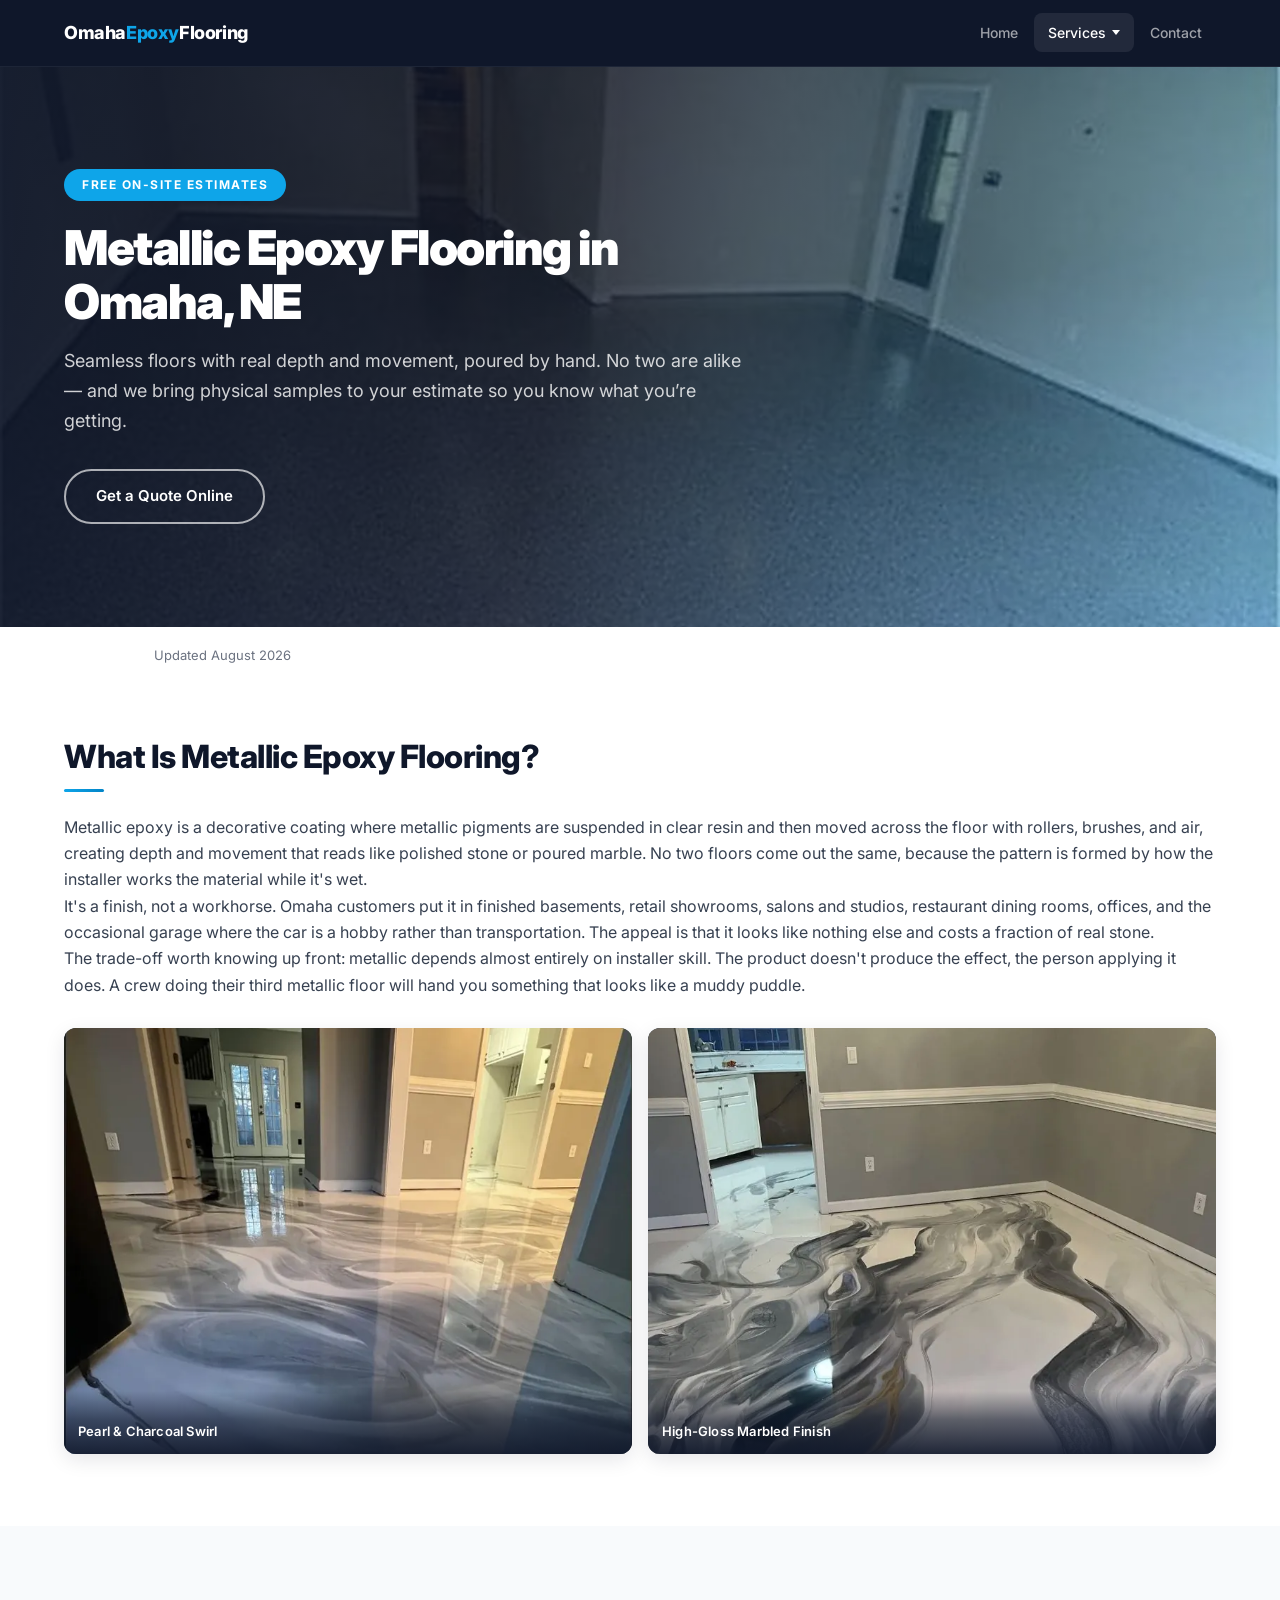
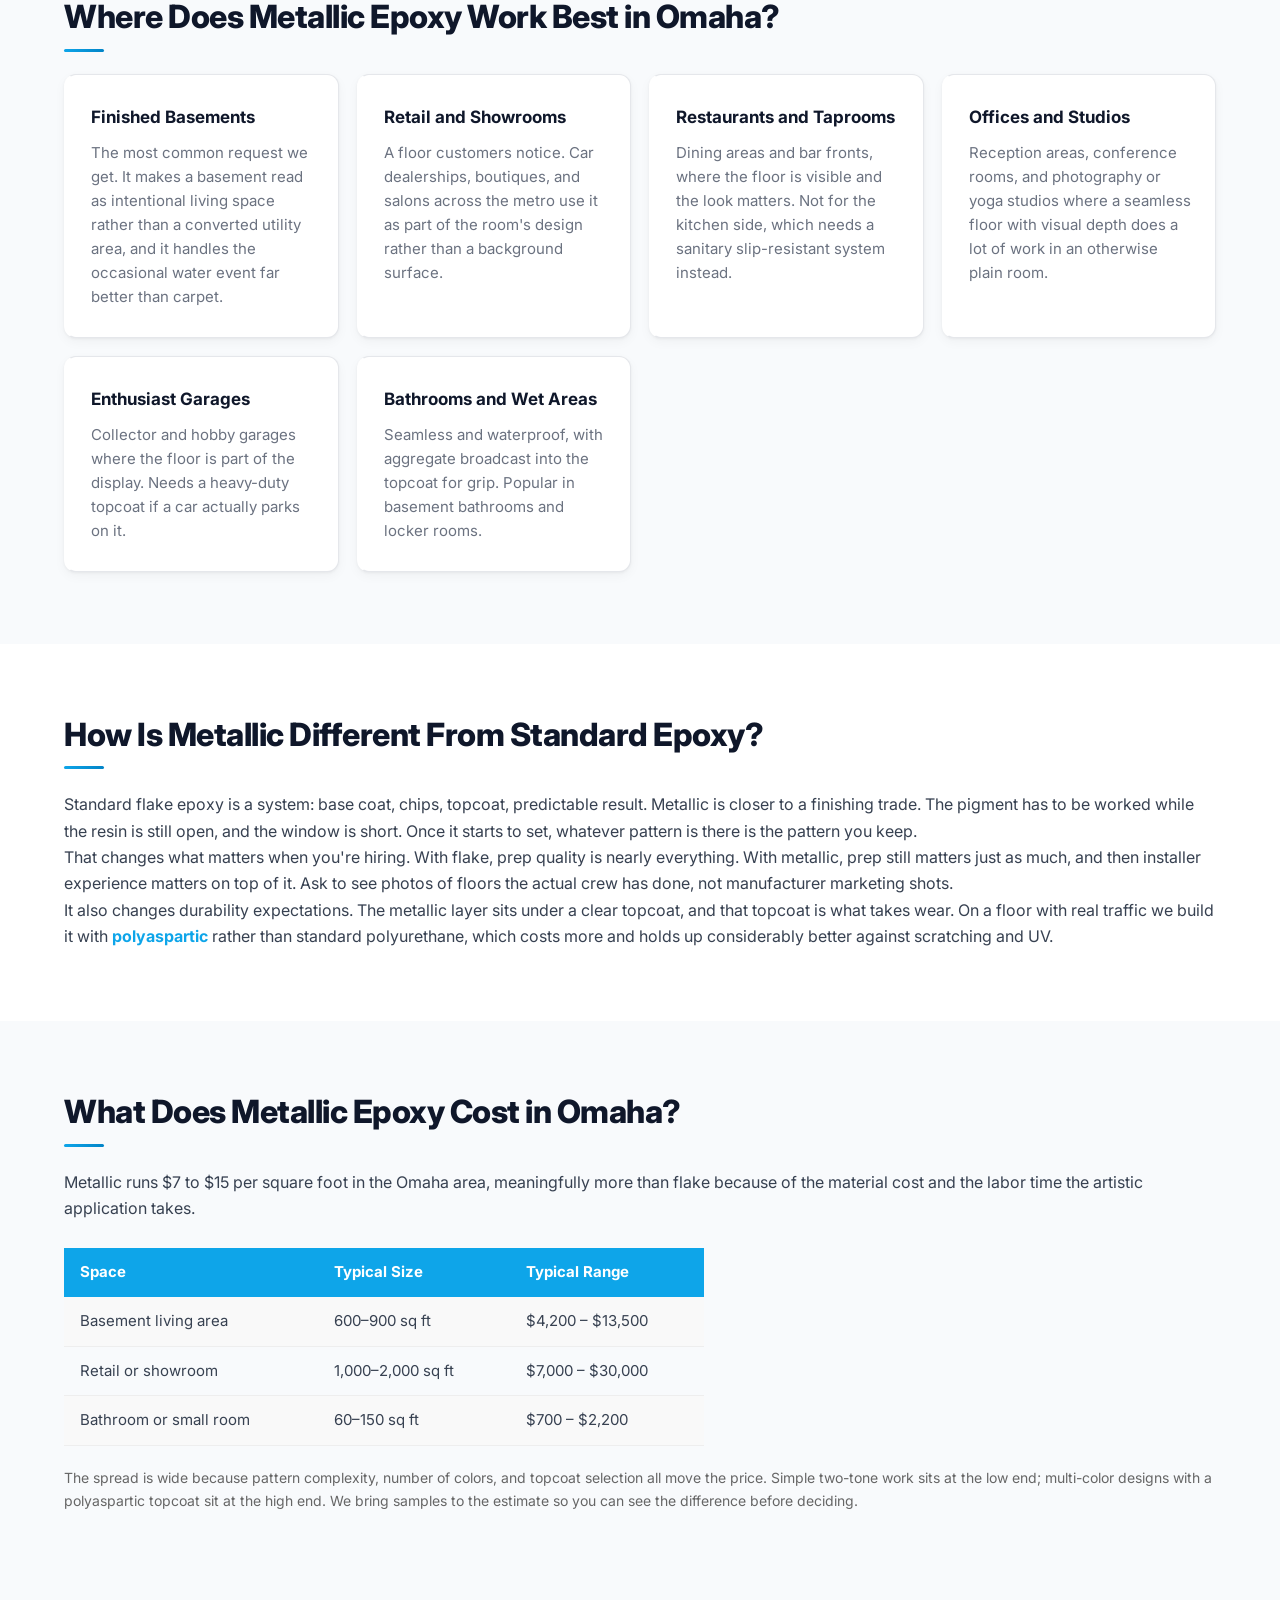
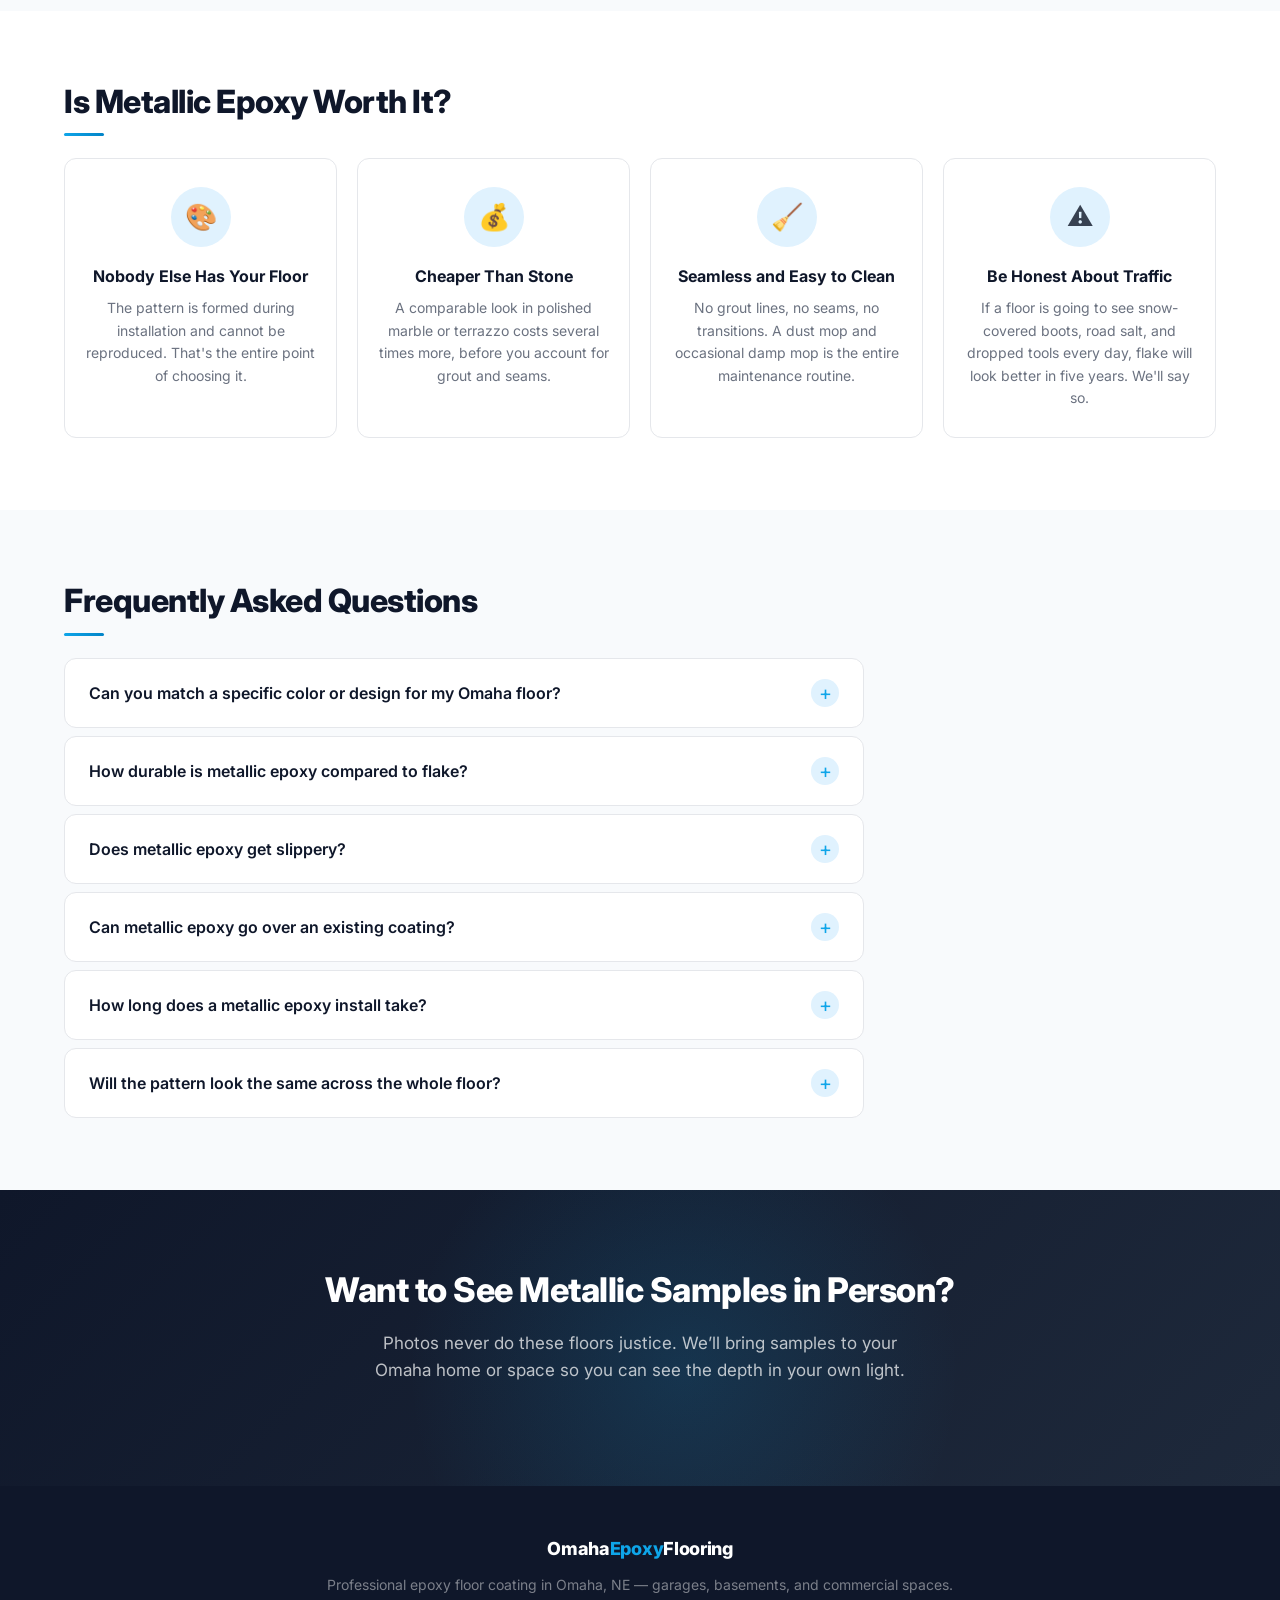
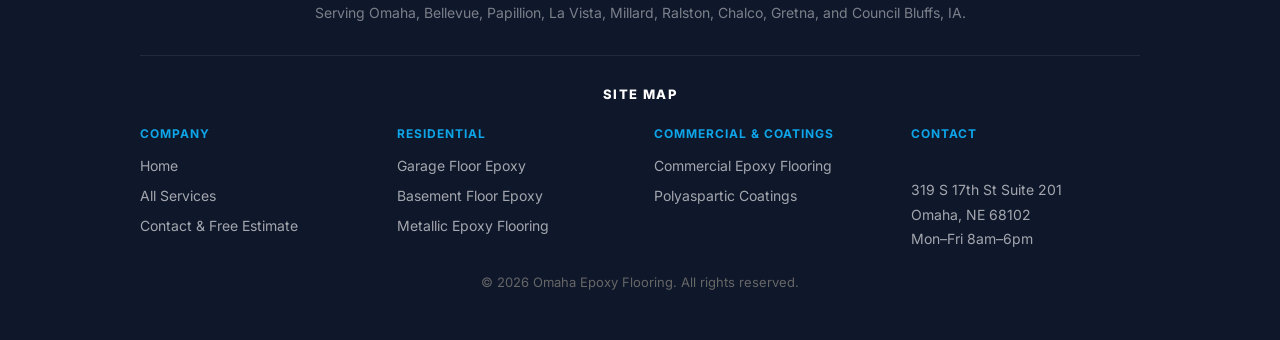
<file: metallic-epoxy-flooring-omaha.html>
<!DOCTYPE html>

<html lang="en">
<head>
<link href="https://www.omahaepoxyflooringpros.com/metallic-epoxy-flooring-omaha.html" rel="canonical"/>
<meta charset="utf-8"/>
<meta content="width=device-width, initial-scale=1.0" name="viewport"/>
<title>Metallic Epoxy Flooring in Omaha, NE | Custom Designs</title>
<meta content="Metallic epoxy flooring in Omaha, NE. Seamless, one-of-a-kind marbled floors for basements, showrooms, and retail. Samples brought to your estimate." name="description"/>
<link href="https://fonts.googleapis.com" rel="preconnect"/>
<link crossorigin="" href="https://fonts.gstatic.com" rel="preconnect"/>
<link href="https://fonts.googleapis.com/css2?family=Inter:wght@400;500;600;700;800;900&amp;display=swap" rel="stylesheet"/>
<link href="styles.css?v=20261019" rel="stylesheet"/>
<script type="application/ld+json">
{
  "@context": "https://schema.org",
  "@type": "LocalBusiness",
  "name": "Omaha Epoxy Flooring",
  "address": {
    "@type": "PostalAddress",
    "streetAddress": "319 S 17th St Suite 201",
    "addressLocality": "Omaha",
    "addressRegion": "NE",
    "postalCode": "68102",
    "addressCountry": "US"
  },
  "areaServed": "Omaha, NE",
  "description": "Metallic epoxy flooring in Omaha, NE. Seamless, one-of-a-kind marbled floors for basements, showrooms, and retail. Samples brought to your estimate.",
  "openingHours": "Mo-Fr 08:00-18:00",
  "url": "https://www.omahaepoxyflooringpros.com/metallic-epoxy-flooring-omaha.html",
  "dateModified": "2026-08-05"
}
  </script>
<script type="application/ld+json">
{
  "@context": "https://schema.org",
  "@type": "FAQPage",
  "mainEntity": [
    {
      "@type": "Question",
      "name": "Can you match a specific color or design for my Omaha floor?",
      "acceptedAnswer": {
        "@type": "Answer",
        "text": "We can match a color family and give you a general direction, but we cannot reproduce a specific photo exactly. Metallic patterns form as the resin moves and sets, so every pour is unique. What we do is bring physical samples, agree on colors and how dramatic you want the movement, and then work within that. Anyone promising to duplicate a Pinterest photo precisely is overselling."
      }
    },
    {
      "@type": "Question",
      "name": "How durable is metallic epoxy compared to flake?",
      "acceptedAnswer": {
        "@type": "Answer",
        "text": "The metallic layer itself is protected by the clear topcoat, so durability comes down to which topcoat you choose. With a polyaspartic topcoat it holds up well to household and retail traffic for 10 to 15 years. In a working garage with road salt and heavy use, flake still outperforms it, mostly because flake hides wear and dirt that metallic shows."
      }
    },
    {
      "@type": "Question",
      "name": "Does metallic epoxy get slippery?",
      "acceptedAnswer": {
        "@type": "Answer",
        "text": "It's smooth by default, which means it's slick when wet. For bathrooms, entryways, basements near a sump, or any commercial space, we broadcast a fine aggregate into the topcoat to add grip. It changes the feel slightly underfoot and barely affects the look. For a dry finished basement, most Omaha customers skip it."
      }
    },
    {
      "@type": "Question",
      "name": "Can metallic epoxy go over an existing coating?",
      "acceptedAnswer": {
        "@type": "Answer",
        "text": "Only if the existing coating is fully bonded and we can mechanically abrade it to accept new material. In practice, most old coatings in Omaha basements and garages are already failing somewhere, and going over them just buries the problem. We test adhesion before deciding, and if it needs to come off, we grind it off."
      }
    },
    {
      "@type": "Question",
      "name": "How long does a metallic epoxy install take?",
      "acceptedAnswer": {
        "@type": "Answer",
        "text": "Typically two to three days on site: grinding and repair on day one, the metallic pour on day two, topcoat on day three. Cure times mean you're walking on it after about 24 hours from the final coat, with furniture back after 72. It takes longer than a flake floor because each layer has to fully set before the next."
      }
    },
    {
      "@type": "Question",
      "name": "Will the pattern look the same across the whole floor?",
      "acceptedAnswer": {
        "@type": "Answer",
        "text": "It will be consistent in color and character but varied in detail, which is the intended effect. Large open areas develop more dramatic movement than small rooms, and edges near walls behave differently from the center. If you want something completely uniform, a solid color or flake system is the better choice."
      }
    }
  ]
}
  </script>
</meta></head>
<body>
<nav>
<div class="nav-logo">Omaha<span>Epoxy</span>Flooring</div>
<div class="nav-links">
<a href="/">Home</a>
<div class="has-dropdown">
<a class="active" href="services.html">Services</a>
<div class="dropdown-menu">
<ul class="dropdown-menu-list">
<li><a href="garage-floor-epoxy-omaha.html">Garage Floors</a></li>
<li><a href="basement-floor-epoxy-omaha.html">Basement Floors</a></li>
<li><a href="commercial-epoxy-flooring-omaha.html">Commercial Floors</a></li>
<li><a href="metallic-epoxy-flooring-omaha.html">Metallic Epoxy</a></li>
<li><a href="polyaspartic-coating-omaha.html">Polyaspartic Coatings</a></li>
</ul>
</div>
</div>
<a href="contact.html">Contact</a>

</div>
</nav>
<section class="hero">
<div class="hero-content">
<span class="free-quote-badge">Free On-Site Estimates</span>
<h1>Metallic Epoxy Flooring in Omaha, NE</h1>

<p>Seamless floors with real depth and movement, poured by hand. No two are alike — and we bring physical samples to your estimate so you know what you’re getting.</p>
<div class="hero-ctas">

<a class="btn-outline" href="contact.html">Get a Quote Online</a>
</div>
</div>
</section>
<p style="max-width:1100px;margin:18px auto 0;padding:0 5%;font-size:13px;color:#6b7280;">Updated August 2026</p>
<section>
<h2 class="section-title">What Is Metallic Epoxy Flooring?</h2>
<p>Metallic epoxy is a decorative coating where metallic pigments are suspended in clear resin and then moved across the floor with rollers, brushes, and air, creating depth and movement that reads like polished stone or poured marble. No two floors come out the same, because the pattern is formed by how the installer works the material while it's wet.</p>
<p>It's a finish, not a workhorse. Omaha customers put it in finished basements, retail showrooms, salons and studios, restaurant dining rooms, offices, and the occasional garage where the car is a hobby rather than transportation. The appeal is that it looks like nothing else and costs a fraction of real stone.</p>
<p>The trade-off worth knowing up front: metallic depends almost entirely on installer skill. The product doesn't produce the effect, the person applying it does. A crew doing their third metallic floor will hand you something that looks like a muddy puddle.</p>
<div class="photo-row photo-row--two">
<div class="photo-item"><img alt="Metallic epoxy floor with pearl and charcoal swirl pattern" height="926" loading="lazy" src="metallic-epoxy-floor-omaha-1.webp" width="800"/><div class="photo-caption">Pearl &amp; Charcoal Swirl</div></div>
<div class="photo-item"><img alt="Metallic epoxy floor reflecting light in a finished interior room" height="1004" loading="lazy" src="metallic-epoxy-floor-omaha-2.webp" width="808"/><div class="photo-caption">High-Gloss Marbled Finish</div></div>
</div>
</section>
<section class="bg-light">
<h2 class="section-title">Where Does Metallic Epoxy Work Best in Omaha?</h2>
<div class="services-grid">
<div class="service-card">
<h3>Finished Basements</h3>
<p>The most common request we get. It makes a basement read as intentional living space rather than a converted utility area, and it handles the occasional water event far better than carpet.</p>
</div>
<div class="service-card">
<h3>Retail and Showrooms</h3>
<p>A floor customers notice. Car dealerships, boutiques, and salons across the metro use it as part of the room's design rather than a background surface.</p>
</div>
<div class="service-card">
<h3>Restaurants and Taprooms</h3>
<p>Dining areas and bar fronts, where the floor is visible and the look matters. Not for the kitchen side, which needs a sanitary slip-resistant system instead.</p>
</div>
<div class="service-card">
<h3>Offices and Studios</h3>
<p>Reception areas, conference rooms, and photography or yoga studios where a seamless floor with visual depth does a lot of work in an otherwise plain room.</p>
</div>
<div class="service-card">
<h3>Enthusiast Garages</h3>
<p>Collector and hobby garages where the floor is part of the display. Needs a heavy-duty topcoat if a car actually parks on it.</p>
</div>
<div class="service-card">
<h3>Bathrooms and Wet Areas</h3>
<p>Seamless and waterproof, with aggregate broadcast into the topcoat for grip. Popular in basement bathrooms and locker rooms.</p>
</div>
</div>
</section>
<section>
<h2 class="section-title">How Is Metallic Different From Standard Epoxy?</h2>
<p>Standard flake epoxy is a system: base coat, chips, topcoat, predictable result. Metallic is closer to a finishing trade. The pigment has to be worked while the resin is still open, and the window is short. Once it starts to set, whatever pattern is there is the pattern you keep.</p>
<p>That changes what matters when you're hiring. With flake, prep quality is nearly everything. With metallic, prep still matters just as much, and then installer experience matters on top of it. Ask to see photos of floors the actual crew has done, not manufacturer marketing shots.</p>
<p>It also changes durability expectations. The metallic layer sits under a clear topcoat, and that topcoat is what takes wear. On a floor with real traffic we build it with <a href="polyaspartic-coating-omaha.html" style="color:var(--primary); font-weight:700;">polyaspartic</a> rather than standard polyurethane, which costs more and holds up considerably better against scratching and UV.</p>
</section>
<section class="bg-light">
<h2 class="section-title">What Does Metallic Epoxy Cost in Omaha?</h2>
<p>Metallic runs $7 to $15 per square foot in the Omaha area, meaningfully more than flake because of the material cost and the labor time the artistic application takes.</p>
<br/>
<table style="width:100%; max-width:640px; border-collapse:collapse; font-size:15px;">
<thead>
<tr style="background:var(--primary); color:white;"><th style="padding:12px 16px; text-align:left;">Space</th><th style="padding:12px 16px; text-align:left;">Typical Size</th><th style="padding:12px 16px; text-align:left;">Typical Range</th></tr>
</thead>
<tbody>
<tr style="background:#f9f9f9;"><td style="padding:12px 16px; border-bottom:1px solid #eee;">Basement living area</td><td style="padding:12px 16px; border-bottom:1px solid #eee;">600–900 sq ft</td><td style="padding:12px 16px; border-bottom:1px solid #eee;">$4,200 – $13,500</td></tr>
<tr><td style="padding:12px 16px; border-bottom:1px solid #eee;">Retail or showroom</td><td style="padding:12px 16px; border-bottom:1px solid #eee;">1,000–2,000 sq ft</td><td style="padding:12px 16px; border-bottom:1px solid #eee;">$7,000 – $30,000</td></tr>
<tr style="background:#f9f9f9;"><td style="padding:12px 16px; border-bottom:1px solid #eee;">Bathroom or small room</td><td style="padding:12px 16px; border-bottom:1px solid #eee;">60–150 sq ft</td><td style="padding:12px 16px; border-bottom:1px solid #eee;">$700 – $2,200</td></tr>
</tbody>
</table>
<p style="margin-top:20px; color:#666; font-size:14px;">The spread is wide because pattern complexity, number of colors, and topcoat selection all move the price. Simple two-tone work sits at the low end; multi-color designs with a polyaspartic topcoat sit at the high end. We bring samples to the estimate so you can see the difference before deciding.</p>
<br/>

</section>
<section>
<h2 class="section-title">Is Metallic Epoxy Worth It?</h2>
<div class="trust-grid">
<div class="trust-item">
<div class="trust-icon">🎨</div>
<h3>Nobody Else Has Your Floor</h3>
<p>The pattern is formed during installation and cannot be reproduced. That's the entire point of choosing it.</p>
</div>
<div class="trust-item">
<div class="trust-icon">💰</div>
<h3>Cheaper Than Stone</h3>
<p>A comparable look in polished marble or terrazzo costs several times more, before you account for grout and seams.</p>
</div>
<div class="trust-item">
<div class="trust-icon">🧹</div>
<h3>Seamless and Easy to Clean</h3>
<p>No grout lines, no seams, no transitions. A dust mop and occasional damp mop is the entire maintenance routine.</p>
</div>
<div class="trust-item">
<div class="trust-icon">⚠</div>
<h3>Be Honest About Traffic</h3>
<p>If a floor is going to see snow-covered boots, road salt, and dropped tools every day, flake will look better in five years. We'll say so.</p>
</div>
</div>
</section>
<section class="bg-light">
<h2 class="section-title">Frequently Asked Questions</h2>
<div class="faq-list">
<div class="faq-item">
<div class="faq-question"><h3>Can you match a specific color or design for my Omaha floor?</h3><span class="faq-toggle">+</span></div>
<div class="faq-answer"><p>We can match a color family and give you a general direction, but we cannot reproduce a specific photo exactly. Metallic patterns form as the resin moves and sets, so every pour is unique. What we do is bring physical samples, agree on colors and how dramatic you want the movement, and then work within that. Anyone promising to duplicate a Pinterest photo precisely is overselling.</p></div>
</div>
<div class="faq-item">
<div class="faq-question"><h3>How durable is metallic epoxy compared to flake?</h3><span class="faq-toggle">+</span></div>
<div class="faq-answer"><p>The metallic layer itself is protected by the clear topcoat, so durability comes down to which topcoat you choose. With a polyaspartic topcoat it holds up well to household and retail traffic for 10 to 15 years. In a working garage with road salt and heavy use, flake still outperforms it, mostly because flake hides wear and dirt that metallic shows.</p></div>
</div>
<div class="faq-item">
<div class="faq-question"><h3>Does metallic epoxy get slippery?</h3><span class="faq-toggle">+</span></div>
<div class="faq-answer"><p>It's smooth by default, which means it's slick when wet. For bathrooms, entryways, basements near a sump, or any commercial space, we broadcast a fine aggregate into the topcoat to add grip. It changes the feel slightly underfoot and barely affects the look. For a dry finished basement, most Omaha customers skip it.</p></div>
</div>
<div class="faq-item">
<div class="faq-question"><h3>Can metallic epoxy go over an existing coating?</h3><span class="faq-toggle">+</span></div>
<div class="faq-answer"><p>Only if the existing coating is fully bonded and we can mechanically abrade it to accept new material. In practice, most old coatings in Omaha basements and garages are already failing somewhere, and going over them just buries the problem. We test adhesion before deciding, and if it needs to come off, we grind it off.</p></div>
</div>
<div class="faq-item">
<div class="faq-question"><h3>How long does a metallic epoxy install take?</h3><span class="faq-toggle">+</span></div>
<div class="faq-answer"><p>Typically two to three days on site: grinding and repair on day one, the metallic pour on day two, topcoat on day three. Cure times mean you're walking on it after about 24 hours from the final coat, with furniture back after 72. It takes longer than a flake floor because each layer has to fully set before the next.</p></div>
</div>
<div class="faq-item">
<div class="faq-question"><h3>Will the pattern look the same across the whole floor?</h3><span class="faq-toggle">+</span></div>
<div class="faq-answer"><p>It will be consistent in color and character but varied in detail, which is the intended effect. Large open areas develop more dramatic movement than small rooms, and edges near walls behave differently from the center. If you want something completely uniform, a solid color or flake system is the better choice.</p></div>
</div>
</div>
</section>
<section class="cta-banner">
<h2>Want to See Metallic Samples in Person?</h2>
<p>Photos never do these floors justice. We’ll bring samples to your Omaha home or space so you can see the depth in your own light.</p>

</section>
<footer>
<div class="footer-logo">Omaha<span>Epoxy</span>Flooring</div>
<p>Professional epoxy floor coating in Omaha, NE — garages, basements, and commercial spaces.</p>
<p style="margin-top:6px;">Serving Omaha, Bellevue, Papillion, La Vista, Millard, Ralston, Chalco, Gretna, and Council Bluffs, IA.</p>
<div class="footer-sitemap" role="navigation" aria-label="Site map">
<p class="footer-sitemap-title">Site Map</p>
<div class="footer-sitemap-grid">
<div class="footer-sitemap-col">
<p class="footer-col-title">Company</p>
<ul>
<li><a href="/">Home</a></li>
<li><a href="services.html">All Services</a></li>
<li><a href="contact.html">Contact &amp; Free Estimate</a></li>
</ul>
</div>
<div class="footer-sitemap-col">
<p class="footer-col-title">Residential</p>
<ul>
<li><a href="garage-floor-epoxy-omaha.html">Garage Floor Epoxy</a></li>
<li><a href="basement-floor-epoxy-omaha.html">Basement Floor Epoxy</a></li>
<li><a href="metallic-epoxy-flooring-omaha.html">Metallic Epoxy Flooring</a></li>
</ul>
</div>
<div class="footer-sitemap-col">
<p class="footer-col-title">Commercial &amp; Coatings</p>
<ul>
<li><a href="commercial-epoxy-flooring-omaha.html">Commercial Epoxy Flooring</a></li>
<li><a href="polyaspartic-coating-omaha.html">Polyaspartic Coatings</a></li>
</ul>
</div>
<div class="footer-sitemap-col">
<p class="footer-col-title">Contact</p>
<address>
<br/>
319 S 17th St Suite 201<br/>
Omaha, NE 68102<br/>
Mon&ndash;Fri 8am&ndash;6pm
</address>
</div>
</div>
</div>
<p style="margin-top:20px; font-size:13px; color:#666;">© 2026 Omaha Epoxy Flooring. All rights reserved.</p>
</footer>
<script>
document.querySelectorAll('.faq-question').forEach(q => {
  q.addEventListener('click', () => q.closest('.faq-item').classList.toggle('open'));
});
</script>
</body>
</html>
</file>
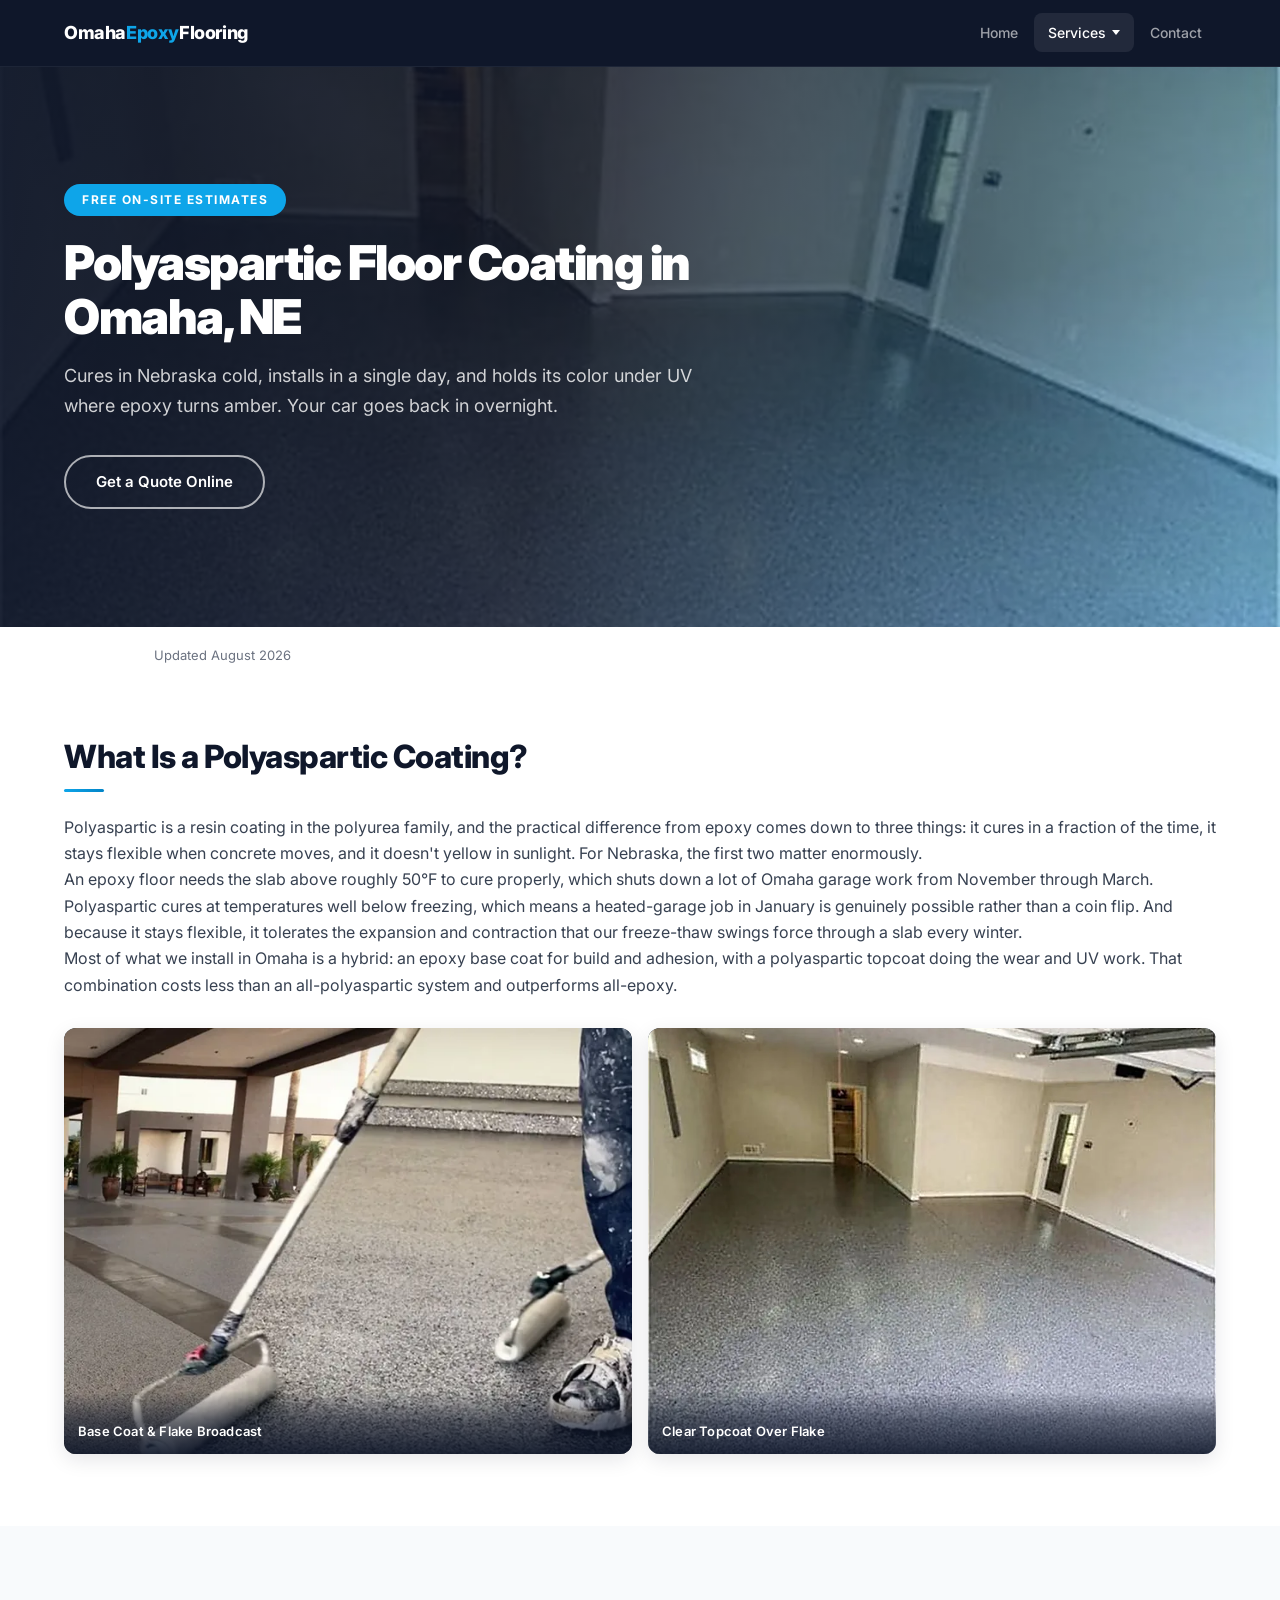
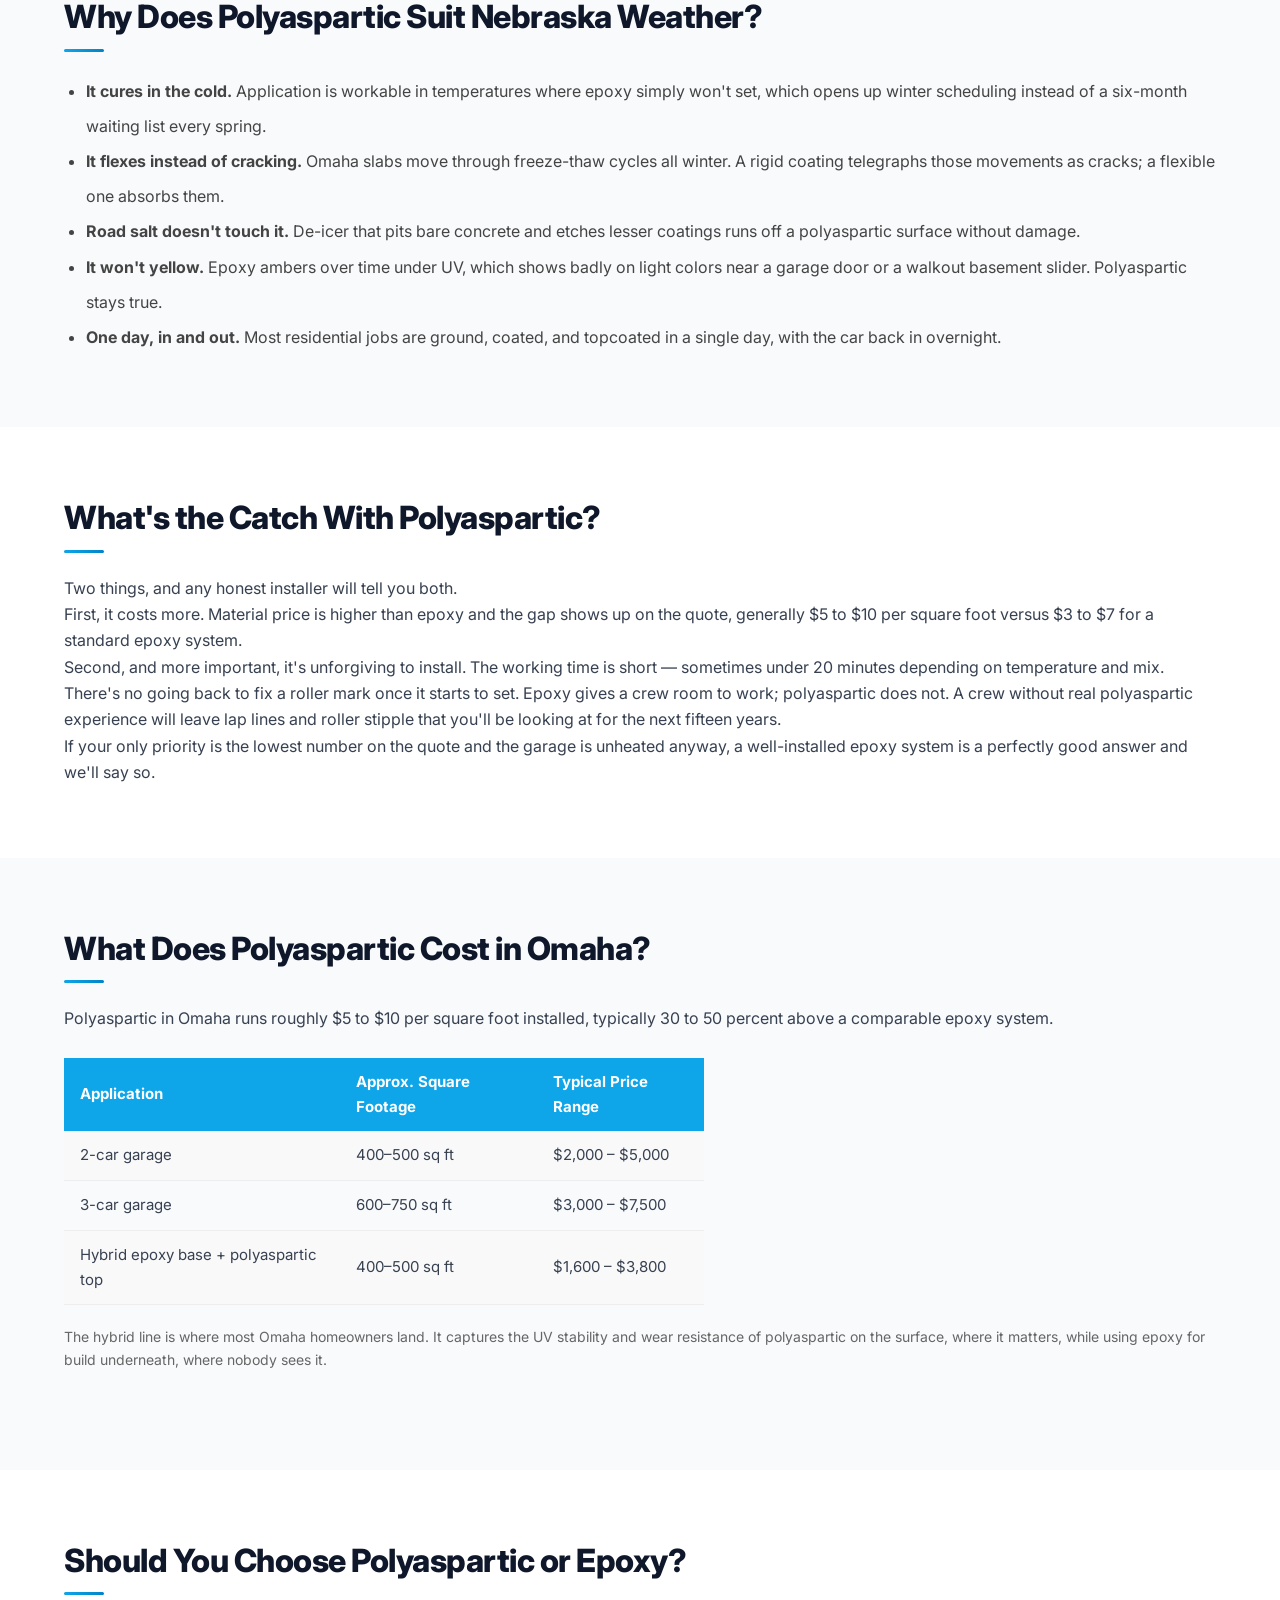
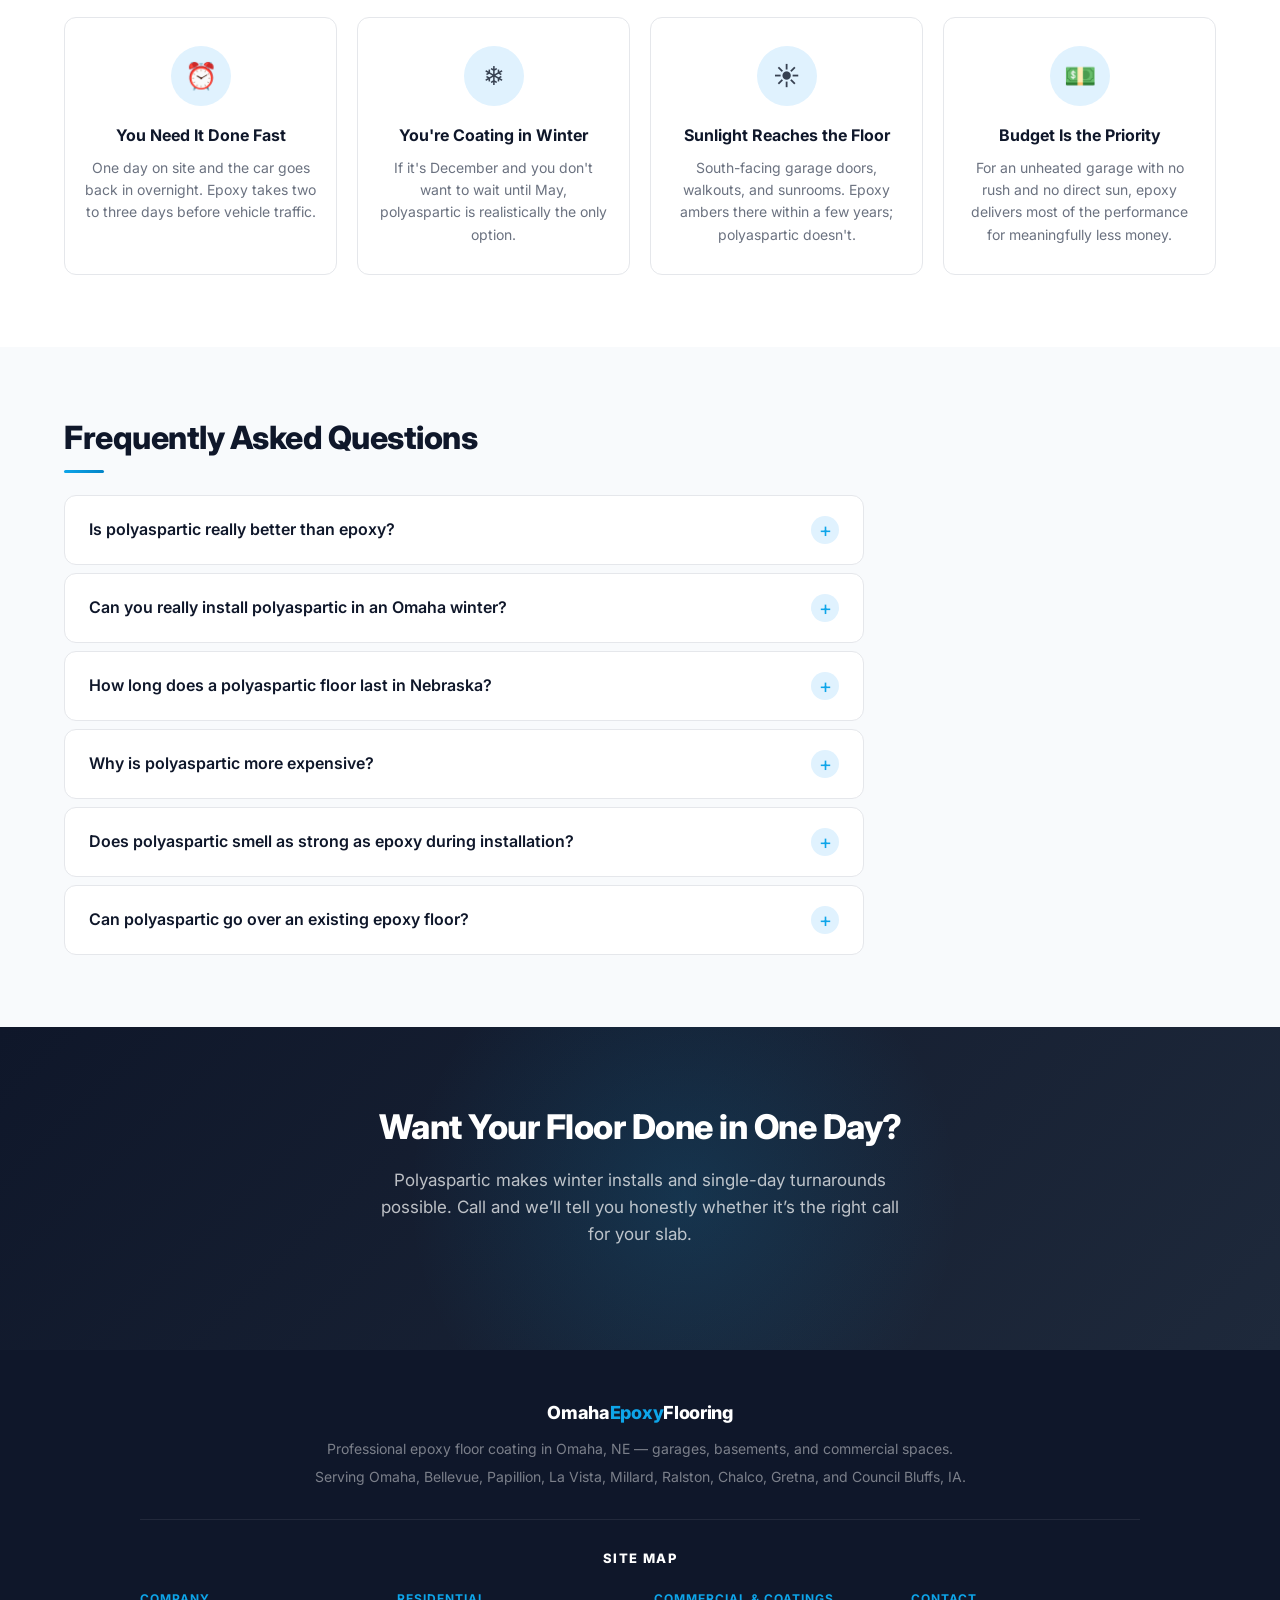
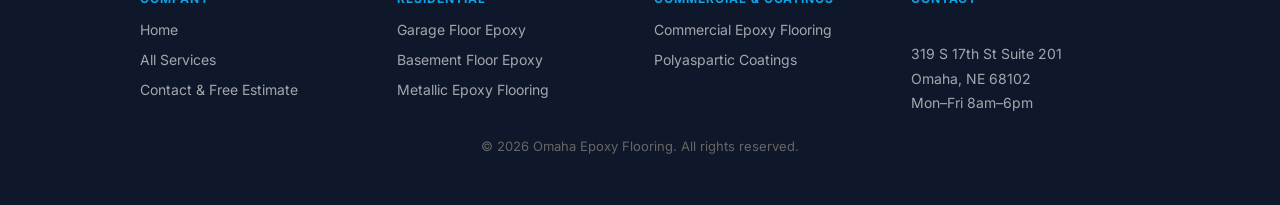
<file: polyaspartic-coating-omaha.html>
<!DOCTYPE html>
<html lang="en">
<head>
  <link rel="canonical" href="https://www.omahaepoxyflooringpros.com/polyaspartic-coating-omaha.html">
  <meta charset="UTF-8">
  <meta name="viewport" content="width=device-width, initial-scale=1.0">
  <title>Polyaspartic Coating in Omaha, NE | One-Day Install</title>
  <meta name="description" content="Polyaspartic floor coating in Omaha, NE. Cures in cold weather, installs in one day, won&rsquo;t yellow in sun. Free estimates. Contact us.">
  <link rel="preconnect" href="https://fonts.googleapis.com">
  <link rel="preconnect" href="https://fonts.gstatic.com" crossorigin>
  <link href="https://fonts.googleapis.com/css2?family=Inter:wght@400;500;600;700;800;900&display=swap" rel="stylesheet">
  <link rel="stylesheet" href="styles.css?v=20261019">
  <script type="application/ld+json">
{
  "@context": "https://schema.org",
  "@type": "LocalBusiness",
  "name": "Omaha Epoxy Flooring",
  "address": {
    "@type": "PostalAddress",
    "streetAddress": "319 S 17th St Suite 201",
    "addressLocality": "Omaha",
    "addressRegion": "NE",
    "postalCode": "68102",
    "addressCountry": "US"
  },
  "areaServed": "Omaha, NE",
  "description": "Polyaspartic floor coating in Omaha, NE. Cures in cold weather, installs in one day, won&rsquo;t yellow in sun. Free estimates. Contact us.",
  "openingHours": "Mo-Fr 08:00-18:00",
  "url": "https://www.omahaepoxyflooringpros.com/polyaspartic-coating-omaha.html",
  "dateModified": "2026-08-05"
}
  </script>
  <script type="application/ld+json">
{
  "@context": "https://schema.org",
  "@type": "FAQPage",
  "mainEntity": [
    {
      "@type": "Question",
      "name": "Is polyaspartic really better than epoxy?",
      "acceptedAnswer": {
        "@type": "Answer",
        "text": "Better for some things, not universally. Polyaspartic cures faster, stays flexible through Nebraska's freeze-thaw cycles, and holds its color under UV where epoxy turns amber. Epoxy builds thicker per coat, costs less, and is far more forgiving to install. The honest answer for most Omaha garages is a hybrid system: epoxy base, polyaspartic topcoat."
      }
    },
    {
      "@type": "Question",
      "name": "Can you really install polyaspartic in an Omaha winter?",
      "acceptedAnswer": {
        "@type": "Answer",
        "text": "Yes. Polyaspartic cures at temperatures well below what epoxy tolerates, so a garage that holds any heat at all is workable through January and February. We still check slab temperature and moisture before starting, because a frozen or damp slab is a problem for any coating. But we're not telling customers to wait until spring the way an epoxy-only crew has to."
      }
    },
    {
      "@type": "Question",
      "name": "How long does a polyaspartic floor last in Nebraska?",
      "acceptedAnswer": {
        "@type": "Answer",
        "text": "Fifteen to twenty years is a realistic expectation for a properly prepped residential floor. The flexibility is what earns the extra years here specifically, because it absorbs the slab movement that our winters force rather than cracking along with it. Prep is still the deciding factor. A polyaspartic coating over a poorly ground slab will fail just as fast as anything else."
      }
    },
    {
      "@type": "Question",
      "name": "Why is polyaspartic more expensive?",
      "acceptedAnswer": {
        "@type": "Answer",
        "text": "Two reasons. The raw material costs more than epoxy resin, and the installation demands more skill because of how quickly it sets. You're paying for a product with a short working window applied by someone who has done it enough times to work clean. Crews who quote polyaspartic at epoxy prices are usually using a hybrid and calling the whole floor polyaspartic."
      }
    },
    {
      "@type": "Question",
      "name": "Does polyaspartic smell as strong as epoxy during installation?",
      "acceptedAnswer": {
        "@type": "Answer",
        "text": "It has less odor and off-gasses far more quickly, which is a real advantage for attached garages and basements where fumes migrate into the house. Most Omaha customers notice little to nothing by the following morning. We still ventilate the space during application."
      }
    },
    {
      "@type": "Question",
      "name": "Can polyaspartic go over an existing epoxy floor?",
      "acceptedAnswer": {
        "@type": "Answer",
        "text": "If the existing epoxy is fully bonded and in decent shape, yes. We test adhesion in several spots, then mechanically abrade the entire surface so the new coat has something to grip. If the old coating is peeling, bubbling, or lifting anywhere, it comes off first. Coating over a failing floor just means you pay twice."
      }
    }
  ]
}
  </script>
</head>
<body>

<nav>
  <div class="nav-logo">Omaha<span>Epoxy</span>Flooring</div>
  <div class="nav-links">
    <a href="/">Home</a>
    <div class="has-dropdown">
      <a href="services.html" class="active">Services</a>
      <div class="dropdown-menu">
        <ul class="dropdown-menu-list">
        <li><a href="garage-floor-epoxy-omaha.html">Garage Floors</a></li>
        <li><a href="basement-floor-epoxy-omaha.html">Basement Floors</a></li>
        <li><a href="commercial-epoxy-flooring-omaha.html">Commercial Floors</a></li>
        <li><a href="metallic-epoxy-flooring-omaha.html">Metallic Epoxy</a></li>
        <li><a href="polyaspartic-coating-omaha.html">Polyaspartic Coatings</a></li>
        </ul>
      </div>
    </div>
    <a href="contact.html">Contact</a>
    
  </div>
</nav>

<section class="hero">
  <div class="hero-content">
    <span class="free-quote-badge">Free On-Site Estimates</span>
    <h1>Polyaspartic Floor Coating in Omaha, NE</h1>
    
    <p>Cures in Nebraska cold, installs in a single day, and holds its color under UV where epoxy turns amber. Your car goes back in overnight.</p>
    <div class="hero-ctas">
      
      <a href="contact.html" class="btn-outline">Get a Quote Online</a>
    </div>
  </div>
</section>

<p style="max-width:1100px;margin:18px auto 0;padding:0 5%;font-size:13px;color:#6b7280;">Updated August 2026</p>

<section>
  <h2 class="section-title">What Is a Polyaspartic Coating?</h2>
  <p>Polyaspartic is a resin coating in the polyurea family, and the practical difference from epoxy comes down to three things: it cures in a fraction of the time, it stays flexible when concrete moves, and it doesn't yellow in sunlight. For Nebraska, the first two matter enormously.</p>
  <p>An epoxy floor needs the slab above roughly 50&deg;F to cure properly, which shuts down a lot of Omaha garage work from November through March. Polyaspartic cures at temperatures well below freezing, which means a heated-garage job in January is genuinely possible rather than a coin flip. And because it stays flexible, it tolerates the expansion and contraction that our freeze-thaw swings force through a slab every winter.</p>
  <p>Most of what we install in Omaha is a hybrid: an epoxy base coat for build and adhesion, with a polyaspartic topcoat doing the wear and UV work. That combination costs less than an all-polyaspartic system and outperforms all-epoxy.</p>
<div class="photo-row photo-row--two">
<div class="photo-item"><img alt="Installer rolling resin base coat before broadcasting decorative flake" height="497" loading="lazy" src="epoxy-flake-broadcast-application.webp" width="1000"/><div class="photo-caption">Base Coat &amp; Flake Broadcast</div></div>
<div class="photo-item"><img alt="Garage floor finished with gray flake and a clear protective topcoat" height="993" loading="lazy" src="garage-floor-epoxy-after-omaha-2.webp" width="900"/><div class="photo-caption">Clear Topcoat Over Flake</div></div>
</div>
</section>

<section class="bg-light">
  <h2 class="section-title">Why Does Polyaspartic Suit Nebraska Weather?</h2>
  <ul style="padding-left:22px; line-height:2.2; color:#444; font-size:16px;">
    <li><strong>It cures in the cold.</strong> Application is workable in temperatures where epoxy simply won't set, which opens up winter scheduling instead of a six-month waiting list every spring.</li>
    <li><strong>It flexes instead of cracking.</strong> Omaha slabs move through freeze-thaw cycles all winter. A rigid coating telegraphs those movements as cracks; a flexible one absorbs them.</li>
    <li><strong>Road salt doesn't touch it.</strong> De-icer that pits bare concrete and etches lesser coatings runs off a polyaspartic surface without damage.</li>
    <li><strong>It won't yellow.</strong> Epoxy ambers over time under UV, which shows badly on light colors near a garage door or a walkout basement slider. Polyaspartic stays true.</li>
    <li><strong>One day, in and out.</strong> Most residential jobs are ground, coated, and topcoated in a single day, with the car back in overnight.</li>
  </ul>
</section>

<section>
  <h2 class="section-title">What's the Catch With Polyaspartic?</h2>
  <p>Two things, and any honest installer will tell you both.</p>
  <p>First, it costs more. Material price is higher than epoxy and the gap shows up on the quote, generally $5 to $10 per square foot versus $3 to $7 for a standard epoxy system.</p>
  <p>Second, and more important, it's unforgiving to install. The working time is short &mdash; sometimes under 20 minutes depending on temperature and mix. There's no going back to fix a roller mark once it starts to set. Epoxy gives a crew room to work; polyaspartic does not. A crew without real polyaspartic experience will leave lap lines and roller stipple that you'll be looking at for the next fifteen years.</p>
  <p>If your only priority is the lowest number on the quote and the garage is unheated anyway, a well-installed epoxy system is a perfectly good answer and we'll say so.</p>
</section>

<section class="bg-light">
  <h2 class="section-title">What Does Polyaspartic Cost in Omaha?</h2>
  <p>Polyaspartic in Omaha runs roughly $5 to $10 per square foot installed, typically 30 to 50 percent above a comparable epoxy system.</p>
  <br>
  <table style="width:100%; max-width:640px; border-collapse:collapse; font-size:15px;">
    <thead>
      <tr style="background:var(--primary); color:white;"><th style="padding:12px 16px; text-align:left;">Application</th><th style="padding:12px 16px; text-align:left;">Approx. Square Footage</th><th style="padding:12px 16px; text-align:left;">Typical Price Range</th></tr>
    </thead>
    <tbody>
      <tr style="background:#f9f9f9;"><td style="padding:12px 16px; border-bottom:1px solid #eee;">2-car garage</td><td style="padding:12px 16px; border-bottom:1px solid #eee;">400&ndash;500 sq ft</td><td style="padding:12px 16px; border-bottom:1px solid #eee;">$2,000 &ndash; $5,000</td></tr>
      <tr><td style="padding:12px 16px; border-bottom:1px solid #eee;">3-car garage</td><td style="padding:12px 16px; border-bottom:1px solid #eee;">600&ndash;750 sq ft</td><td style="padding:12px 16px; border-bottom:1px solid #eee;">$3,000 &ndash; $7,500</td></tr>
      <tr style="background:#f9f9f9;"><td style="padding:12px 16px; border-bottom:1px solid #eee;">Hybrid epoxy base + polyaspartic top</td><td style="padding:12px 16px; border-bottom:1px solid #eee;">400&ndash;500 sq ft</td><td style="padding:12px 16px; border-bottom:1px solid #eee;">$1,600 &ndash; $3,800</td></tr>
    </tbody>
  </table>
  <p style="margin-top:20px; color:#666; font-size:14px;">The hybrid line is where most Omaha homeowners land. It captures the UV stability and wear resistance of polyaspartic on the surface, where it matters, while using epoxy for build underneath, where nobody sees it.</p>
  <br>
  
</section>

<section>
  <h2 class="section-title">Should You Choose Polyaspartic or Epoxy?</h2>
  <div class="trust-grid">
    <div class="trust-item">
      <div class="trust-icon">&#9200;</div>
      <h3>You Need It Done Fast</h3>
      <p>One day on site and the car goes back in overnight. Epoxy takes two to three days before vehicle traffic.</p>
    </div>
    <div class="trust-item">
      <div class="trust-icon">&#10052;</div>
      <h3>You're Coating in Winter</h3>
      <p>If it's December and you don't want to wait until May, polyaspartic is realistically the only option.</p>
    </div>
    <div class="trust-item">
      <div class="trust-icon">&#9728;</div>
      <h3>Sunlight Reaches the Floor</h3>
      <p>South-facing garage doors, walkouts, and sunrooms. Epoxy ambers there within a few years; polyaspartic doesn't.</p>
    </div>
    <div class="trust-item">
      <div class="trust-icon">&#128181;</div>
      <h3>Budget Is the Priority</h3>
      <p>For an unheated garage with no rush and no direct sun, epoxy delivers most of the performance for meaningfully less money.</p>
    </div>
  </div>
</section>

<section class="bg-light">
  <h2 class="section-title">Frequently Asked Questions</h2>
  <div class="faq-list">
    <div class="faq-item">
      <div class="faq-question"><h3>Is polyaspartic really better than epoxy?</h3><span class="faq-toggle">+</span></div>
      <div class="faq-answer"><p>Better for some things, not universally. Polyaspartic cures faster, stays flexible through Nebraska's freeze-thaw cycles, and holds its color under UV where epoxy turns amber. Epoxy builds thicker per coat, costs less, and is far more forgiving to install. The honest answer for most Omaha garages is a hybrid system: epoxy base, polyaspartic topcoat.</p></div>
    </div>
    <div class="faq-item">
      <div class="faq-question"><h3>Can you really install polyaspartic in an Omaha winter?</h3><span class="faq-toggle">+</span></div>
      <div class="faq-answer"><p>Yes. Polyaspartic cures at temperatures well below what epoxy tolerates, so a garage that holds any heat at all is workable through January and February. We still check slab temperature and moisture before starting, because a frozen or damp slab is a problem for any coating. But we're not telling customers to wait until spring the way an epoxy-only crew has to.</p></div>
    </div>
    <div class="faq-item">
      <div class="faq-question"><h3>How long does a polyaspartic floor last in Nebraska?</h3><span class="faq-toggle">+</span></div>
      <div class="faq-answer"><p>Fifteen to twenty years is a realistic expectation for a properly prepped residential floor. The flexibility is what earns the extra years here specifically, because it absorbs the slab movement that our winters force rather than cracking along with it. Prep is still the deciding factor. A polyaspartic coating over a poorly ground slab will fail just as fast as anything else.</p></div>
    </div>
    <div class="faq-item">
      <div class="faq-question"><h3>Why is polyaspartic more expensive?</h3><span class="faq-toggle">+</span></div>
      <div class="faq-answer"><p>Two reasons. The raw material costs more than epoxy resin, and the installation demands more skill because of how quickly it sets. You're paying for a product with a short working window applied by someone who has done it enough times to work clean. Crews who quote polyaspartic at epoxy prices are usually using a hybrid and calling the whole floor polyaspartic.</p></div>
    </div>
    <div class="faq-item">
      <div class="faq-question"><h3>Does polyaspartic smell as strong as epoxy during installation?</h3><span class="faq-toggle">+</span></div>
      <div class="faq-answer"><p>It has less odor and off-gasses far more quickly, which is a real advantage for attached garages and basements where fumes migrate into the house. Most Omaha customers notice little to nothing by the following morning. We still ventilate the space during application.</p></div>
    </div>
    <div class="faq-item">
      <div class="faq-question"><h3>Can polyaspartic go over an existing epoxy floor?</h3><span class="faq-toggle">+</span></div>
      <div class="faq-answer"><p>If the existing epoxy is fully bonded and in decent shape, yes. We test adhesion in several spots, then mechanically abrade the entire surface so the new coat has something to grip. If the old coating is peeling, bubbling, or lifting anywhere, it comes off first. Coating over a failing floor just means you pay twice.</p></div>
    </div>
  </div>
</section>

<section class="cta-banner">
  <h2>Want Your Floor Done in One Day?</h2>
  <p>Polyaspartic makes winter installs and single-day turnarounds possible. Call and we&rsquo;ll tell you honestly whether it&rsquo;s the right call for your slab.</p>
  
</section>

<footer>
  <div class="footer-logo">Omaha<span>Epoxy</span>Flooring</div>
  <p>Professional epoxy floor coating in Omaha, NE &mdash; garages, basements, and commercial spaces.</p>
  <p style="margin-top:6px;">Serving Omaha, Bellevue, Papillion, La Vista, Millard, Ralston, Chalco, Gretna, and Council Bluffs, IA.</p>
<div class="footer-sitemap" role="navigation" aria-label="Site map">
<p class="footer-sitemap-title">Site Map</p>
<div class="footer-sitemap-grid">
<div class="footer-sitemap-col">
<p class="footer-col-title">Company</p>
<ul>
<li><a href="/">Home</a></li>
<li><a href="services.html">All Services</a></li>
<li><a href="contact.html">Contact &amp; Free Estimate</a></li>
</ul>
</div>
<div class="footer-sitemap-col">
<p class="footer-col-title">Residential</p>
<ul>
<li><a href="garage-floor-epoxy-omaha.html">Garage Floor Epoxy</a></li>
<li><a href="basement-floor-epoxy-omaha.html">Basement Floor Epoxy</a></li>
<li><a href="metallic-epoxy-flooring-omaha.html">Metallic Epoxy Flooring</a></li>
</ul>
</div>
<div class="footer-sitemap-col">
<p class="footer-col-title">Commercial &amp; Coatings</p>
<ul>
<li><a href="commercial-epoxy-flooring-omaha.html">Commercial Epoxy Flooring</a></li>
<li><a href="polyaspartic-coating-omaha.html">Polyaspartic Coatings</a></li>
</ul>
</div>
<div class="footer-sitemap-col">
<p class="footer-col-title">Contact</p>
<address>
<br/>
319 S 17th St Suite 201<br/>
Omaha, NE 68102<br/>
Mon&ndash;Fri 8am&ndash;6pm
</address>
</div>
</div>
</div>
  <p style="margin-top:20px; font-size:13px; color:#666;">&copy; 2026 Omaha Epoxy Flooring. All rights reserved.</p>
</footer>

<script>
document.querySelectorAll('.faq-question').forEach(q => {
  q.addEventListener('click', () => q.closest('.faq-item').classList.toggle('open'));
});
</script>
</body>
</html>
</file>
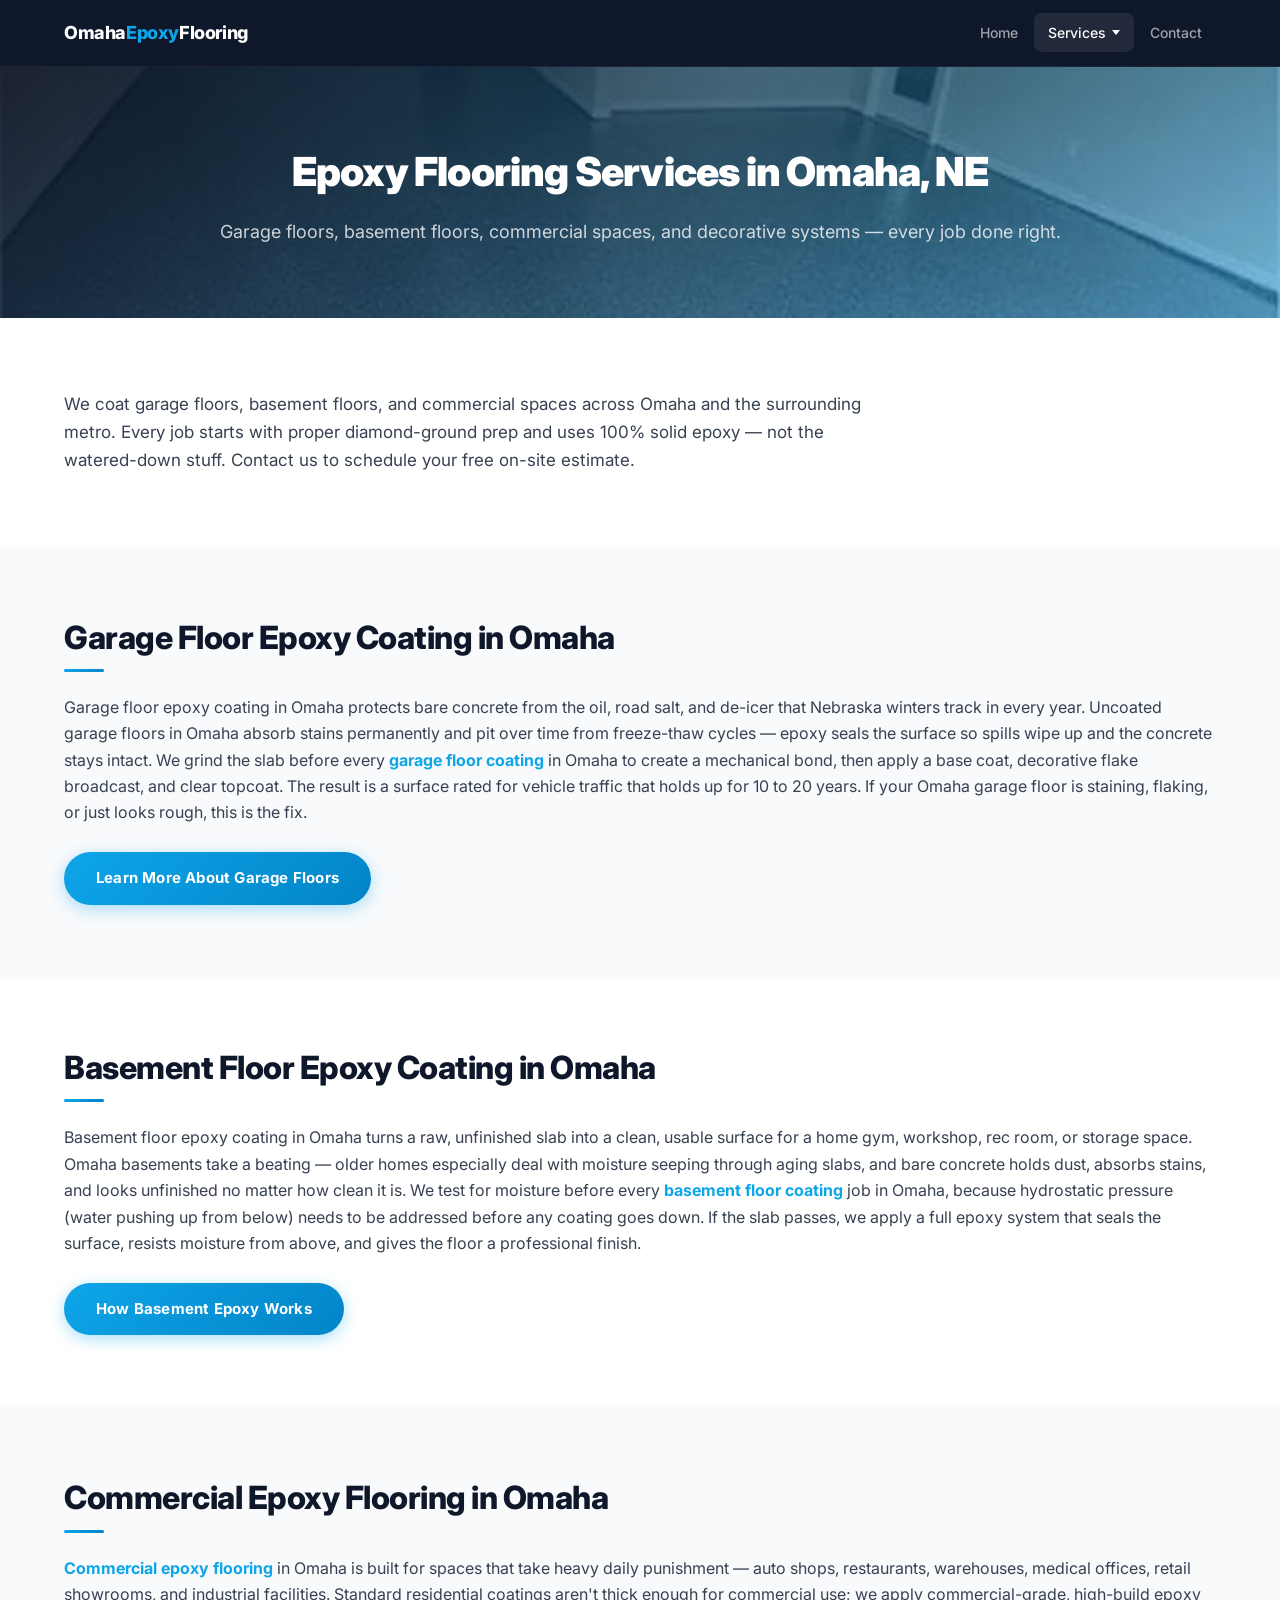
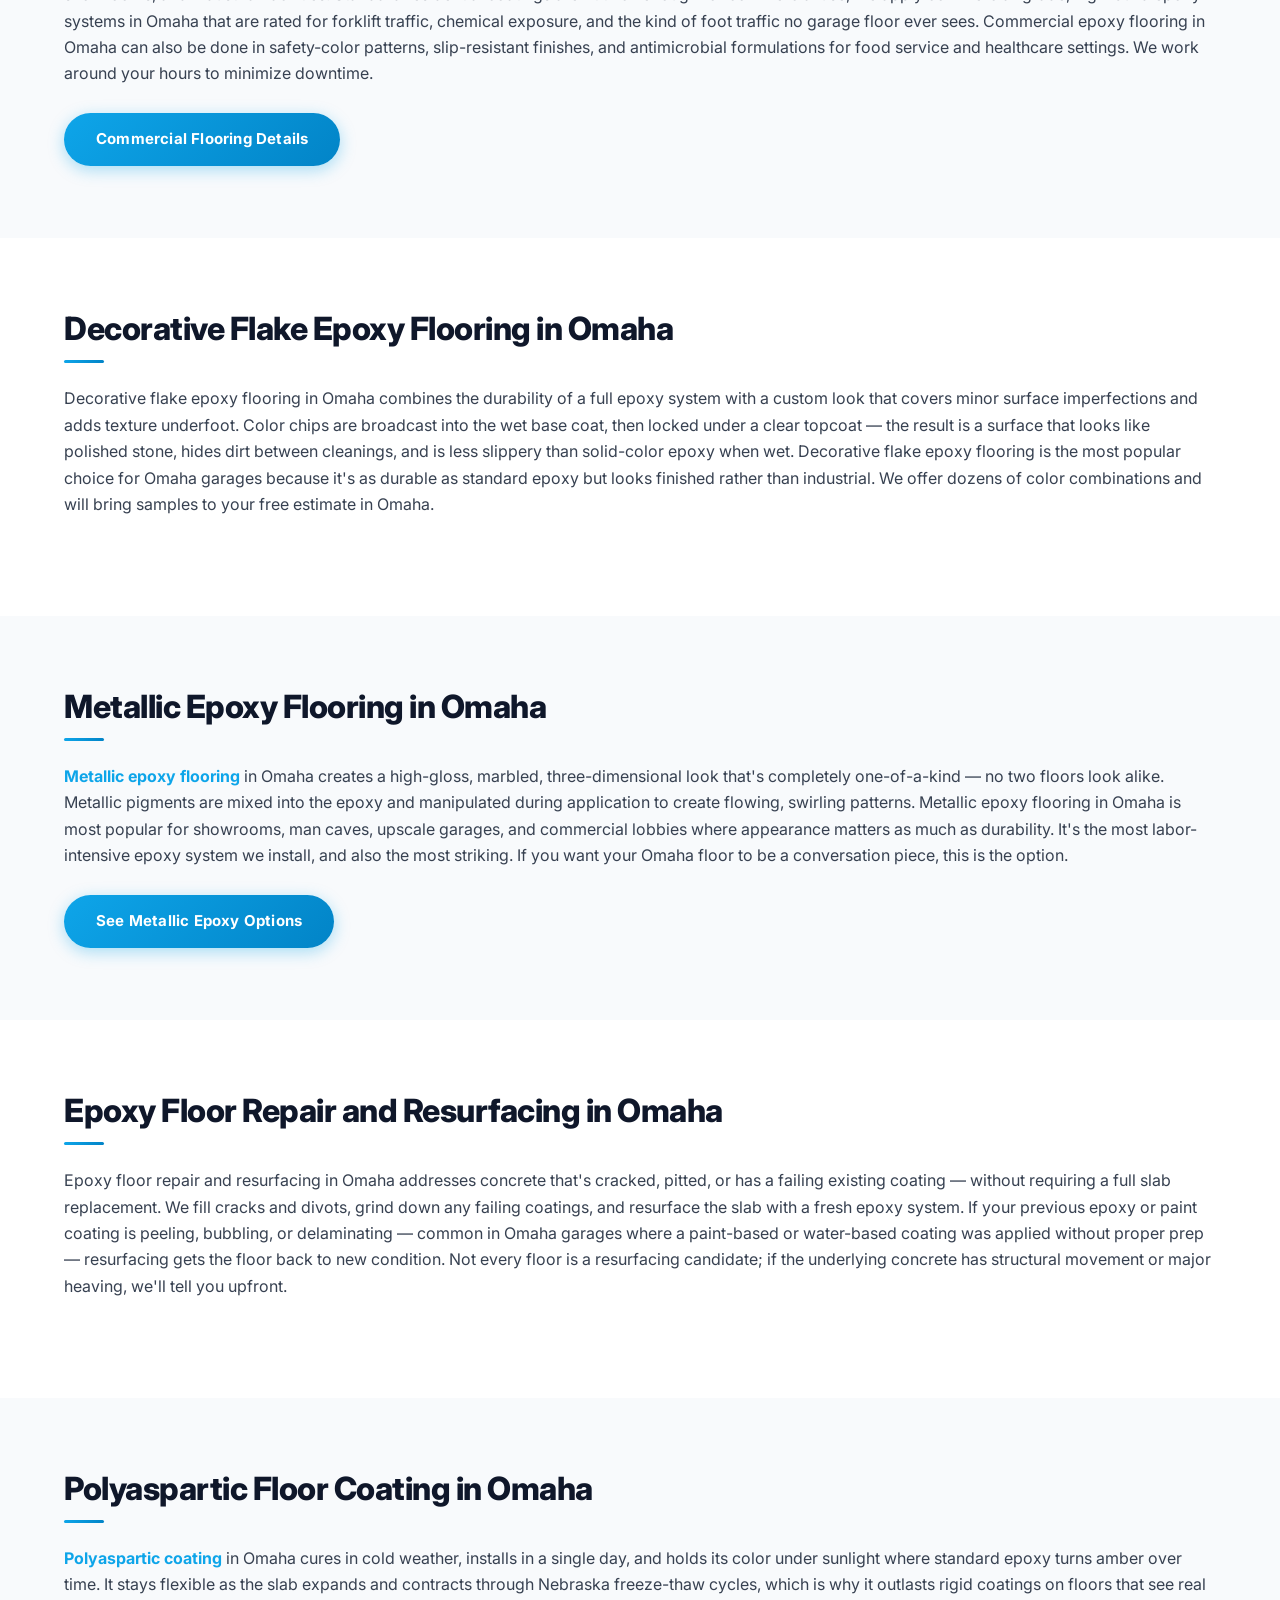
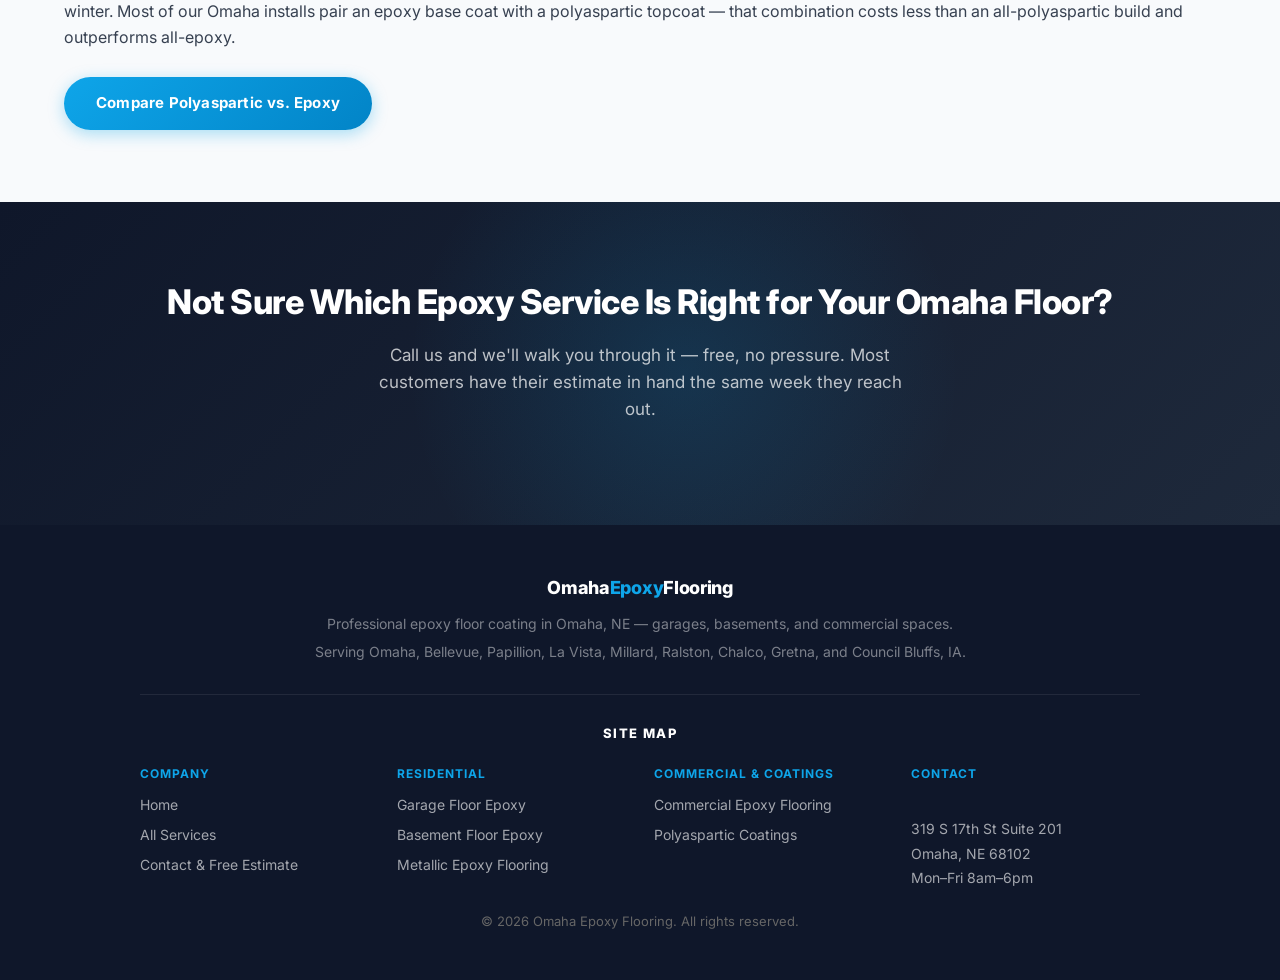
<file: services.html>
<!DOCTYPE html>

<html lang="en">
<head>
<link href="https://www.omahaepoxyflooringpros.com/services.html" rel="canonical"/>
<meta charset="utf-8"/>
<meta content="width=device-width, initial-scale=1.0" name="viewport"/>
<title>Epoxy Flooring Services in Omaha, NE</title>
<meta content="Full-service epoxy floor coating in Omaha, NE. Garage floors, basement floors, commercial spaces, and decorative systems. Call for a free estimate." name="description"/>
<link href="https://fonts.googleapis.com" rel="preconnect"/>
<link crossorigin="" href="https://fonts.gstatic.com" rel="preconnect"/>
<link href="https://fonts.googleapis.com/css2?family=Inter:wght@400;500;600;700;800;900&amp;display=swap" rel="stylesheet"/>
<link href="styles.css?v=20261019" rel="stylesheet"/>
<script type="application/ld+json">
  {
    "@context": "https://schema.org",
    "@type": "LocalBusiness",
    "name": "Omaha Epoxy Flooring",
    "address": {
      "@type": "PostalAddress",
      "streetAddress": "319 S 17th St Suite 201",
      "addressLocality": "Omaha",
      "addressRegion": "NE",
      "postalCode": "68102",
      "addressCountry": "US"
    },
    "areaServed": "Omaha, NE",
    "openingHours": "Mo-Fr 08:00-18:00"
  }
  </script>
<script type="application/ld+json">
  {
    "@context": "https://schema.org",
    "@type": "Service",
    "serviceType": "Epoxy Floor Coating",
    "areaServed": "Omaha, NE",
    "provider": {
      "@type": "LocalBusiness",
      "name": "Omaha Epoxy Flooring",
    }
  }
  </script>
</meta></head>
<body>
<nav>
<div class="nav-logo">Omaha<span>Epoxy</span>Flooring</div>
<div class="nav-links">
<a href="/">Home</a>
<div class="has-dropdown">
<a class="active" href="services.html">Services</a>
<div class="dropdown-menu">
<ul class="dropdown-menu-list">
<li><a href="garage-floor-epoxy-omaha.html">Garage Floors</a></li>
<li><a href="basement-floor-epoxy-omaha.html">Basement Floors</a></li>
<li><a href="commercial-epoxy-flooring-omaha.html">Commercial Floors</a></li>
<li><a href="metallic-epoxy-flooring-omaha.html">Metallic Epoxy</a></li>
<li><a href="polyaspartic-coating-omaha.html">Polyaspartic Coatings</a></li>
</ul>
</div>
</div>
<a href="contact.html">Contact</a>

</div>
</nav>
<div class="page-header">
<h1>Epoxy Flooring Services in Omaha, NE</h1>
<p>Garage floors, basement floors, commercial spaces, and decorative systems — every job done right.</p>
</div>
<section>
<p style="font-size:17px; max-width:800px; margin-bottom:0;">We coat garage floors, basement floors, and commercial spaces across Omaha and the surrounding metro. Every job starts with proper diamond-ground prep and uses 100% solid epoxy — not the watered-down stuff. Contact us to schedule your free on-site estimate.</p>
</section>
<section class="bg-light">
<h2 class="section-title">Garage Floor Epoxy Coating in Omaha</h2>
<p>Garage floor epoxy coating in Omaha protects bare concrete from the oil, road salt, and de-icer that Nebraska winters track in every year. Uncoated garage floors in Omaha absorb stains permanently and pit over time from freeze-thaw cycles — epoxy seals the surface so spills wipe up and the concrete stays intact. We grind the slab before every <a href="garage-floor-epoxy-omaha.html" style="color:var(--primary); font-weight:700;">garage floor coating</a> in Omaha to create a mechanical bond, then apply a base coat, decorative flake broadcast, and clear topcoat. The result is a surface rated for vehicle traffic that holds up for 10 to 20 years. If your Omaha garage floor is staining, flaking, or just looks rough, this is the fix.</p>
<br/>
<a class="btn-primary" href="garage-floor-epoxy-omaha.html" style="margin-right:12px;">Learn More About Garage Floors</a>

</section>
<section>
<h2 class="section-title">Basement Floor Epoxy Coating in Omaha</h2>
<p>Basement floor epoxy coating in Omaha turns a raw, unfinished slab into a clean, usable surface for a home gym, workshop, rec room, or storage space. Omaha basements take a beating — older homes especially deal with moisture seeping through aging slabs, and bare concrete holds dust, absorbs stains, and looks unfinished no matter how clean it is. We test for moisture before every <a href="basement-floor-epoxy-omaha.html" style="color:var(--primary); font-weight:700;">basement floor coating</a> job in Omaha, because hydrostatic pressure (water pushing up from below) needs to be addressed before any coating goes down. If the slab passes, we apply a full epoxy system that seals the surface, resists moisture from above, and gives the floor a professional finish.</p>
<br/>
<a class="btn-primary" href="basement-floor-epoxy-omaha.html" style="margin-right:12px;">How Basement Epoxy Works</a>

</section>
<section class="bg-light">
<h2 class="section-title">Commercial Epoxy Flooring in Omaha</h2>
<p><a href="commercial-epoxy-flooring-omaha.html" style="color:var(--primary); font-weight:700;">Commercial epoxy flooring</a> in Omaha is built for spaces that take heavy daily punishment — auto shops, restaurants, warehouses, medical offices, retail showrooms, and industrial facilities. Standard residential coatings aren't thick enough for commercial use; we apply commercial-grade, high-build epoxy systems in Omaha that are rated for forklift traffic, chemical exposure, and the kind of foot traffic no garage floor ever sees. Commercial epoxy flooring in Omaha can also be done in safety-color patterns, slip-resistant finishes, and antimicrobial formulations for food service and healthcare settings. We work around your hours to minimize downtime.</p>
<br/>
<a class="btn-primary" href="commercial-epoxy-flooring-omaha.html" style="margin-right:12px;">Commercial Flooring Details</a>

</section>
<section>
<h2 class="section-title">Decorative Flake Epoxy Flooring in Omaha</h2>
<p>Decorative flake epoxy flooring in Omaha combines the durability of a full epoxy system with a custom look that covers minor surface imperfections and adds texture underfoot. Color chips are broadcast into the wet base coat, then locked under a clear topcoat — the result is a surface that looks like polished stone, hides dirt between cleanings, and is less slippery than solid-color epoxy when wet. Decorative flake epoxy flooring is the most popular choice for Omaha garages because it's as durable as standard epoxy but looks finished rather than industrial. We offer dozens of color combinations and will bring samples to your free estimate in Omaha.</p>
<br/>

</section>
<section class="bg-light">
<h2 class="section-title">Metallic Epoxy Flooring in Omaha</h2>
<p><a href="metallic-epoxy-flooring-omaha.html" style="color:var(--primary); font-weight:700;">Metallic epoxy flooring</a> in Omaha creates a high-gloss, marbled, three-dimensional look that's completely one-of-a-kind — no two floors look alike. Metallic pigments are mixed into the epoxy and manipulated during application to create flowing, swirling patterns. Metallic epoxy flooring in Omaha is most popular for showrooms, man caves, upscale garages, and commercial lobbies where appearance matters as much as durability. It's the most labor-intensive epoxy system we install, and also the most striking. If you want your Omaha floor to be a conversation piece, this is the option.</p>
<br/>
<a class="btn-primary" href="metallic-epoxy-flooring-omaha.html" style="margin-right:12px;">See Metallic Epoxy Options</a>

</section>
<section>
<h2 class="section-title">Epoxy Floor Repair and Resurfacing in Omaha</h2>
<p>Epoxy floor repair and resurfacing in Omaha addresses concrete that's cracked, pitted, or has a failing existing coating — without requiring a full slab replacement. We fill cracks and divots, grind down any failing coatings, and resurface the slab with a fresh epoxy system. If your previous epoxy or paint coating is peeling, bubbling, or delaminating — common in Omaha garages where a paint-based or water-based coating was applied without proper prep — resurfacing gets the floor back to new condition. Not every floor is a resurfacing candidate; if the underlying concrete has structural movement or major heaving, we'll tell you upfront.</p>
<br/>

</section>
<section class="bg-light">
<h2 class="section-title">Polyaspartic Floor Coating in Omaha</h2>
<p><a href="polyaspartic-coating-omaha.html" style="color:var(--primary); font-weight:700;">Polyaspartic coating</a> in Omaha cures in cold weather, installs in a single day, and holds its color under sunlight where standard epoxy turns amber over time. It stays flexible as the slab expands and contracts through Nebraska freeze-thaw cycles, which is why it outlasts rigid coatings on floors that see real winter. Most of our Omaha installs pair an epoxy base coat with a polyaspartic topcoat — that combination costs less than an all-polyaspartic build and outperforms all-epoxy.</p>
<br/>
<a class="btn-primary" href="polyaspartic-coating-omaha.html" style="margin-right:12px;">Compare Polyaspartic vs. Epoxy</a>

</section>
<section class="cta-banner">
<h2>Not Sure Which Epoxy Service Is Right for Your Omaha Floor?</h2>
<p>Call us and we'll walk you through it — free, no pressure. Most customers have their estimate in hand the same week they reach out.</p>

</section>
<footer>
<div class="footer-logo">Omaha<span>Epoxy</span>Flooring</div>
<p>Professional epoxy floor coating in Omaha, NE — garages, basements, and commercial spaces.</p>
<p style="margin-top:6px;">Serving Omaha, Bellevue, Papillion, La Vista, Millard, Ralston, Chalco, Gretna, and Council Bluffs, IA.</p>
<div class="footer-sitemap" role="navigation" aria-label="Site map">
<p class="footer-sitemap-title">Site Map</p>
<div class="footer-sitemap-grid">
<div class="footer-sitemap-col">
<p class="footer-col-title">Company</p>
<ul>
<li><a href="/">Home</a></li>
<li><a href="services.html">All Services</a></li>
<li><a href="contact.html">Contact &amp; Free Estimate</a></li>
</ul>
</div>
<div class="footer-sitemap-col">
<p class="footer-col-title">Residential</p>
<ul>
<li><a href="garage-floor-epoxy-omaha.html">Garage Floor Epoxy</a></li>
<li><a href="basement-floor-epoxy-omaha.html">Basement Floor Epoxy</a></li>
<li><a href="metallic-epoxy-flooring-omaha.html">Metallic Epoxy Flooring</a></li>
</ul>
</div>
<div class="footer-sitemap-col">
<p class="footer-col-title">Commercial &amp; Coatings</p>
<ul>
<li><a href="commercial-epoxy-flooring-omaha.html">Commercial Epoxy Flooring</a></li>
<li><a href="polyaspartic-coating-omaha.html">Polyaspartic Coatings</a></li>
</ul>
</div>
<div class="footer-sitemap-col">
<p class="footer-col-title">Contact</p>
<address>
<br/>
319 S 17th St Suite 201<br/>
Omaha, NE 68102<br/>
Mon&ndash;Fri 8am&ndash;6pm
</address>
</div>
</div>
</div>
<p style="margin-top:20px; font-size:13px; color:#666;">© 2026 Omaha Epoxy Flooring. All rights reserved.</p>
</footer>
</body>
</html>
</file>
<file: styles.css>
/* =================================
   Omaha Epoxy Flooring — Stylesheet
   Modern redesign — sky blue palette
   iDeVRM / GitHub Pages
   ================================= */

@import url('https://fonts.googleapis.com/css2?family=Inter:wght@400;500;600;700;800;900&display=swap');

* { margin: 0; padding: 0; box-sizing: border-box; }

:root {
  --primary:       #0ea5e9;
  --primary-dark:  #0284c7;
  --primary-light: #e0f2fe;
  --dark:          #0f172a;
  --dark2:         #1e293b;
  --text:          #374151;
  --muted:         #6b7280;
  --light:         #f8fafc;
  --white:         #ffffff;
  --border:        #e5e7eb;
  --radius:        12px;
  --pill:          100px;
}

body { font-family: 'Inter', 'Segoe UI', sans-serif; color: var(--text); line-height: 1.65; font-size: 16px; }
a { text-decoration: none; color: inherit; }
img { max-width: 100%; }

/* ── BUTTONS ── */
.btn-primary {
  display: inline-flex; align-items: center; gap: 8px;
  background: linear-gradient(135deg, var(--primary) 0%, var(--primary-dark) 100%);
  color: var(--white); padding: 14px 32px; border-radius: var(--pill);
  font-size: 15px; font-weight: 700; letter-spacing: 0.2px;
  transition: all 0.25s; cursor: pointer; border: none;
  box-shadow: 0 4px 16px rgba(14,165,233,0.35);
}
.btn-primary:hover { transform: translateY(-2px); box-shadow: 0 8px 24px rgba(14,165,233,0.45); }

.btn-outline {
  display: inline-flex; align-items: center; gap: 8px;
  border: 2px solid rgba(255,255,255,0.65); color: var(--white);
  padding: 13px 30px; border-radius: var(--pill);
  font-size: 15px; font-weight: 600; transition: all 0.25s;
}
.btn-outline:hover { background: rgba(255,255,255,0.12); border-color: var(--white); }

/* ── NAV ── */
nav {
  background: var(--dark); padding: 0 5%;
  display: flex; align-items: center; justify-content: space-between;
  position: sticky; top: 0; z-index: 100;
  border-bottom: 1px solid rgba(255,255,255,0.06);
}
.nav-logo { color: var(--white); font-size: 18px; font-weight: 800; padding: 18px 0; letter-spacing: -0.4px; }
.nav-logo span { color: var(--primary); }
.nav-links { display: flex; gap: 2px; align-items: center; }
.nav-links a { color: rgba(255,255,255,0.6); padding: 8px 14px; font-size: 14px; font-weight: 500; transition: all 0.2s; border-radius: 8px; }
.nav-links a:hover, .nav-links a.active { color: var(--white); background: rgba(255,255,255,0.08); }
.nav-phone {
  background: linear-gradient(135deg, var(--primary), var(--primary-dark)) !important;
  color: var(--white) !important; padding: 9px 20px !important;
  border-radius: var(--pill) !important; font-weight: 700 !important;
  font-size: 14px !important; box-shadow: 0 2px 12px rgba(14,165,233,0.3) !important;
  margin-left: 6px !important;
}
.nav-phone:hover { opacity: 0.88 !important; }

/* ── HERO ── */
.hero {
  background: linear-gradient(100deg, rgba(15,23,42,0.95) 0%, rgba(15,23,42,0.80) 44%, rgba(2,132,199,0.40) 100%),
              url('hero-garage-epoxy-omaha.webp') center 60%/cover no-repeat;
  min-height: 560px; display: flex; align-items: center; padding: 80px 5%;
}
.hero-content { max-width: 680px; }
.hero h1 { color: var(--white); font-size: 48px; line-height: 1.12; margin-bottom: 18px; font-weight: 900; letter-spacing: -1.5px; }
.hero p { color: rgba(255,255,255,0.8); font-size: 18px; margin-bottom: 34px; line-height: 1.65; }
.hero-ctas { display: flex; gap: 14px; flex-wrap: wrap; align-items: center; }
.hero-phone { color: var(--white); font-size: 24px; font-weight: 800; margin-bottom: 26px; display: inline-flex; align-items: center; gap: 10px; letter-spacing: -0.5px; }
.hero-phone span { color: var(--primary); }
.free-quote-badge {
  background: var(--primary); color: var(--white); border-radius: var(--pill);
  padding: 6px 18px; font-weight: 700; font-size: 12px;
  text-transform: uppercase; letter-spacing: 1.5px; display: inline-block; margin-bottom: 20px;
}

/* ── SECTIONS ── */
section { padding: 72px 5%; }
.section-title { font-size: 32px; font-weight: 800; color: var(--dark); letter-spacing: -0.5px; line-height: 1.2; }
.section-title::after { content: ''; display: block; width: 40px; height: 3px; background: linear-gradient(90deg, var(--primary), var(--primary-dark)); border-radius: 2px; margin-top: 12px; margin-bottom: 22px; }
.section-sub { font-size: 17px; color: var(--muted); margin-top: -12px; margin-bottom: 32px; }
.bg-light { background: var(--light); }

/* ── SERVICE CARDS ── */
.services-grid { display: grid; grid-template-columns: repeat(auto-fill, minmax(260px, 1fr)); gap: 18px; }
.service-card {
  background: var(--white); border-radius: var(--radius); padding: 28px 24px;
  box-shadow: 0 1px 3px rgba(0,0,0,0.05), 0 4px 12px rgba(0,0,0,0.04);
  border: 1px solid var(--border); border-left: 3px solid transparent;
  transition: all 0.25s;
}
.service-card:hover { border-left-color: var(--primary); transform: translateY(-3px); box-shadow: 0 8px 28px rgba(14,165,233,0.12); }
.service-card h3 { font-size: 17px; font-weight: 700; margin-bottom: 10px; color: var(--dark); }
.service-card p { font-size: 15px; color: var(--muted); line-height: 1.6; }

/* ── FAQ ACCORDION ── */
.faq-list { max-width: 800px; display: flex; flex-direction: column; gap: 8px; }
.faq-item { background: var(--white); border: 1px solid var(--border); border-radius: var(--radius); overflow: hidden; transition: box-shadow 0.2s; }
.faq-item:hover { box-shadow: 0 2px 12px rgba(0,0,0,0.06); }
.faq-question { padding: 20px 24px; cursor: pointer; display: flex; justify-content: space-between; align-items: center; gap: 16px; user-select: none; }
.faq-question h3 { font-size: 16px; font-weight: 600; color: var(--dark); line-height: 1.4; }
.faq-toggle { flex-shrink: 0; width: 28px; height: 28px; border-radius: 50%; background: var(--primary-light); color: var(--primary); display: flex; align-items: center; justify-content: center; font-size: 20px; line-height: 1; transition: all 0.25s; }
.faq-item.open .faq-toggle { background: var(--primary); color: var(--white); transform: rotate(45deg); }
.faq-answer { display: none; border-top: 1px solid var(--border); }
.faq-answer p { padding: 16px 24px 20px; font-size: 15px; color: var(--muted); line-height: 1.7; }
.faq-item.open .faq-answer { display: block; }

/* ── TRUST GRID ── */
.trust-grid { display: grid; grid-template-columns: repeat(auto-fill, minmax(220px, 1fr)); gap: 20px; }
.trust-item { padding: 28px 20px; background: var(--white); border-radius: var(--radius); border: 1px solid var(--border); text-align: center; transition: box-shadow 0.2s; }
.trust-item:hover { box-shadow: 0 4px 20px rgba(0,0,0,0.08); }
.trust-icon { font-size: 26px; width: 60px; height: 60px; border-radius: 50%; background: var(--primary-light); display: flex; align-items: center; justify-content: center; margin: 0 auto 16px; }
.trust-item h3 { font-size: 16px; font-weight: 700; color: var(--dark); margin-bottom: 8px; }
.trust-item p { font-size: 14px; color: var(--muted); line-height: 1.6; }

/* ── CTA BANNER ── */
.cta-banner { background: linear-gradient(135deg, var(--dark) 0%, var(--dark2) 100%); padding: 72px 5%; text-align: center; position: relative; overflow: hidden; }
.cta-banner::before { content: ''; position: absolute; top: -40%; left: 30%; width: 600px; height: 600px; background: radial-gradient(circle, rgba(14,165,233,0.15) 0%, transparent 65%); pointer-events: none; }
.cta-banner h2 { color: var(--white); font-size: 34px; margin-bottom: 12px; font-weight: 800; letter-spacing: -0.5px; position: relative; }
.cta-banner p { color: rgba(255,255,255,0.72); margin-bottom: 30px; font-size: 17px; max-width: 540px; margin-left: auto; margin-right: auto; line-height: 1.6; position: relative; }
.btn-white { background: var(--white); color: var(--primary-dark); padding: 15px 36px; border-radius: var(--pill); font-weight: 800; font-size: 16px; display: inline-flex; align-items: center; gap: 8px; transition: all 0.25s; box-shadow: 0 4px 20px rgba(0,0,0,0.25); position: relative; }
.btn-white:hover { transform: translateY(-2px); box-shadow: 0 8px 32px rgba(0,0,0,0.3); }

/* ── CONTACT FORM ── */
.contact-grid { display: grid; grid-template-columns: 1fr 1fr; gap: 56px; max-width: 1000px; }
.contact-info h2 { font-size: 26px; font-weight: 800; margin-bottom: 14px; color: var(--dark); letter-spacing: -0.3px; }
.contact-info p { color: var(--muted); margin-bottom: 20px; font-size: 16px; line-height: 1.65; }
.contact-detail { display: flex; align-items: flex-start; gap: 14px; margin-bottom: 16px; font-size: 15px; }
form .form-group { margin-bottom: 16px; }
form label { display: block; font-weight: 600; margin-bottom: 6px; font-size: 12px; color: var(--dark); text-transform: uppercase; letter-spacing: 0.6px; }
form input, form textarea, form select { width: 100%; padding: 13px 16px; border: 1.5px solid var(--border); border-radius: 10px; font-size: 15px; font-family: inherit; transition: border-color 0.2s, box-shadow 0.2s; background: var(--white); color: var(--text); }
form input:focus, form textarea:focus, form select:focus { border-color: var(--primary); outline: none; box-shadow: 0 0 0 3px rgba(14,165,233,0.12); }
form textarea { height: 130px; resize: vertical; }
form button { width: 100%; margin-top: 8px; font-size: 16px; justify-content: center; }

/* ── FOOTER ── */
footer { background: var(--dark); color: rgba(255,255,255,0.45); padding: 48px 5%; text-align: center; }
footer .footer-logo { color: var(--white); font-size: 18px; font-weight: 800; margin-bottom: 10px; letter-spacing: -0.3px; }
footer .footer-logo span { color: var(--primary); }
footer p { font-size: 14px; margin-top: 8px; line-height: 1.6; }
footer nav { margin-top: 20px; display: flex; justify-content: center; gap: 4px; flex-wrap: wrap; }
footer nav a { color: rgba(255,255,255,0.45); font-size: 14px; padding: 6px 12px; border-radius: 8px; transition: all 0.2s; }
footer nav a:hover { color: var(--white); background: rgba(255,255,255,0.08); }

/* ── PAGE HEADER ── */
.page-header { background: linear-gradient(135deg, rgba(15,23,42,0.93) 0%, rgba(2,132,199,0.52) 100%), url('hero-garage-epoxy-omaha.webp') center 60%/cover no-repeat; padding: 72px 5%; text-align: center; }
.page-header h1 { color: var(--white); font-size: 40px; margin-bottom: 12px; font-weight: 900; letter-spacing: -0.8px; }
.page-header p { color: rgba(255,255,255,0.78); font-size: 18px; }

/* ── RESPONSIVE ── */
@media (max-width: 768px) {
  nav { flex-wrap: wrap; padding: 12px 5%; gap: 10px; }
  .nav-links { flex-wrap: wrap; gap: 2px; width: 100%; }
  .nav-logo { padding: 0; }
  .hero { min-height: auto; padding: 56px 5%; }
  .hero h1 { font-size: 32px; letter-spacing: -0.8px; }
  .hero p { font-size: 16px; }
  .section-title { font-size: 26px; }
  .contact-grid { grid-template-columns: 1fr; gap: 36px; }
  .trust-grid { grid-template-columns: 1fr 1fr; }
  .services-grid { grid-template-columns: 1fr; }
  .cta-banner h2 { font-size: 26px; }
}


/* ---- Services nav dropdown ---- */
.nav-links .has-dropdown { position: relative; display: inline-flex; align-items: center; }
.has-dropdown > a { display: inline-flex; align-items: center; gap: 6px; }
.has-dropdown > a::after {
  content: ""; width: 0; height: 0;
  border-left: 4px solid transparent; border-right: 4px solid transparent;
  border-top: 5px solid currentColor;
}
/* padding-top (not margin) keeps the gap inside the hover target */
.dropdown-menu {
  display: none; position: absolute; top: 100%; left: -14px;
  padding-top: 14px; min-width: 250px; z-index: 200;
}
.has-dropdown:hover .dropdown-menu,
.has-dropdown:focus-within .dropdown-menu { display: block; }
.dropdown-menu-list {
  list-style: none; margin: 0; padding: 8px 0;
  background: var(--dark2);
  border: 1px solid rgba(255,255,255,0.08);
  border-top: 3px solid var(--primary);
  border-radius: 10px;
  box-shadow: 0 12px 32px rgba(0,0,0,0.35);
}
.dropdown-menu-list li + li { border-top: 1px solid rgba(255,255,255,0.06); }
.dropdown-menu-list a {
  display: block; padding: 11px 20px;
  color: rgba(255,255,255,0.72); font-size: 14px; font-weight: 500;
  white-space: nowrap; border-radius: 0;
}
.dropdown-menu-list a:hover { background: rgba(255,255,255,0.09); color: #fff; }
@media (max-width: 860px) {
  .dropdown-menu { position: static; padding-top: 6px; min-width: 0; }
  .dropdown-menu-list { box-shadow: none; }
}

/* =================================
   BEFORE / AFTER + PHOTO GALLERY
   ================================= */

/* ── Before / After cards ── */
.ba-grid { display: grid; grid-template-columns: repeat(3, 1fr); gap: 24px; margin-top: 34px; }
.ba-card {
  background: var(--white); border: 1px solid var(--border);
  border-radius: var(--radius); overflow: hidden;
  box-shadow: 0 6px 22px rgba(15,23,42,0.08); transition: all 0.25s;
}
.ba-card:hover { transform: translateY(-3px); box-shadow: 0 14px 34px rgba(15,23,42,0.14); }
.ba-pair { display: grid; grid-template-columns: 1fr 1fr; gap: 2px; background: var(--border); }
.ba-shot { position: relative; aspect-ratio: 9 / 10; overflow: hidden; background: var(--dark2); }
.ba-shot img { width: 100%; height: 100%; object-fit: cover; display: block; }
.ba-badge {
  position: absolute; top: 10px; left: 10px; z-index: 2;
  font-size: 10px; font-weight: 800; letter-spacing: 1.4px; text-transform: uppercase;
  padding: 5px 12px; border-radius: var(--pill); color: var(--white);
}
.ba-badge--before { background: rgba(15,23,42,0.85); }
.ba-badge--after  { background: var(--primary); box-shadow: 0 2px 10px rgba(14,165,233,0.5); }
.ba-label { padding: 15px 17px 17px; }
.ba-label strong { display: block; color: var(--dark); font-size: 15px; font-weight: 700; margin-bottom: 3px; }
.ba-label span { color: var(--muted); font-size: 13.5px; line-height: 1.5; }
.ba-note { margin-top: 26px; font-size: 13.5px; color: var(--muted); text-align: center; }

/* ── Photo gallery ── */
/* 4 cols x 2 rows of ~4:3 tiles -> grid aspect 8/3 keeps every tile in proportion */
.photo-grid {
  display: grid; grid-template-columns: repeat(4, 1fr); grid-template-rows: repeat(2, 1fr);
  gap: 16px; margin-top: 34px; aspect-ratio: 8 / 3;
}
.photo-item {
  position: relative; border-radius: var(--radius); overflow: hidden; min-height: 0;
  background: var(--dark2); box-shadow: 0 6px 20px rgba(15,23,42,0.10);
}
.photo-item--wide { grid-column: span 2; grid-row: span 2; }
.photo-item img { width: 100%; height: 100%; object-fit: cover; display: block; transition: transform 0.55s ease; }
.photo-item:hover img { transform: scale(1.06); }
.photo-caption {
  position: absolute; left: 0; right: 0; bottom: 0; z-index: 2;
  background: linear-gradient(to top, rgba(15,23,42,0.90) 0%, rgba(15,23,42,0.55) 55%, rgba(15,23,42,0) 100%);
  color: var(--white); font-size: 13px; font-weight: 600; letter-spacing: 0.2px;
  padding: 30px 14px 12px;
}

@media (max-width: 960px) {
  .ba-grid { grid-template-columns: 1fr; gap: 20px; }
  .photo-grid {
    grid-template-columns: repeat(2, 1fr); grid-template-rows: none;
    grid-auto-rows: auto; aspect-ratio: auto;
  }
  .photo-item { aspect-ratio: 4 / 3; }
  .photo-item--wide { grid-column: span 2; grid-row: auto; aspect-ratio: 16 / 10; }
}
@media (max-width: 560px) {
  .photo-grid { grid-template-columns: 1fr; }
  .photo-item--wide { grid-column: span 1; aspect-ratio: 4 / 3; }
  .ba-label { padding: 13px 14px 15px; }
}

/* ── Inline photo row (service pages) ── */
.photo-row { display: grid; grid-template-columns: repeat(3, 1fr); gap: 16px; margin-top: 30px; }
.photo-row--two { grid-template-columns: repeat(2, 1fr); }
.photo-row > .photo-item { aspect-ratio: 4 / 3; }
@media (max-width: 760px) {
  .photo-row, .photo-row--two { grid-template-columns: 1fr; }
}


/* =================================
   HERO QUOTE FORM / LOCATION MAP / FOOTER SITE MAP
   ================================= */

/* ── Hero quote form ── */
.hero-inner { display: grid; grid-template-columns: minmax(0, 1fr) minmax(0, 440px); gap: 48px; align-items: center; width: 100%; max-width: 1240px; margin: 0 auto; }
.hero-form { background: var(--white); border-radius: 16px; padding: 28px 28px 22px; border-top: 4px solid var(--primary); box-shadow: 0 24px 60px rgba(2,6,23,0.45); }
.hero-form .hero-form-title { font-size: 22px; font-weight: 800; color: var(--dark); letter-spacing: -0.4px; line-height: 1.25; margin-bottom: 6px; }
.hero .hero-form p { color: var(--muted); font-size: 14px; line-height: 1.5; margin-bottom: 18px; }
.hero-form .form-row { display: grid; grid-template-columns: 1fr 1fr; gap: 12px; }
.hero-form form .form-group { margin-bottom: 12px; }
.hero-form form input, .hero-form form select { padding: 11px 14px; }
.hero-form .h-captcha { margin: 2px 0 6px; min-height: 78px; }
.hero-form form button { margin-top: 4px; }
.hero .hero-form .hero-form-note { font-size: 12px; text-align: center; margin: 10px 0 0; }

/* ── Location map (home page) ── */
.location-address { font-size: 17px; font-weight: 600; color: var(--dark); margin-bottom: 14px; }
.location-note { max-width: 760px; padding: 14px 18px; margin-bottom: 26px; background: var(--light); border-left: 4px solid var(--primary); border-radius: 8px; font-size: 14px; color: var(--muted); line-height: 1.6; }
.location-note strong { color: var(--dark); }
.location-note a { color: var(--primary-dark); font-weight: 700; }
.map-embed { max-width: 1040px; border-radius: var(--radius); overflow: hidden; box-shadow: 0 6px 24px rgba(15,23,42,0.10); }

/* ── Footer site map ── */
.footer-sitemap { max-width: 1000px; margin: 30px auto 0; padding-top: 28px; border-top: 1px solid rgba(255,255,255,0.08); text-align: left; }
footer .footer-sitemap-title { color: var(--white); font-size: 13px; font-weight: 800; text-transform: uppercase; letter-spacing: 1.4px; text-align: center; margin: 0 0 20px; }
.footer-sitemap-grid { display: grid; grid-template-columns: repeat(4, minmax(0, 1fr)); gap: 28px; }
footer .footer-col-title { color: var(--primary); font-size: 12px; font-weight: 700; text-transform: uppercase; letter-spacing: 1px; margin: 0 0 10px; }
.footer-sitemap ul { list-style: none; }
.footer-sitemap li { margin-bottom: 7px; font-size: 14px; }
.footer-sitemap a { color: rgba(255,255,255,0.62); transition: color 0.2s; }
.footer-sitemap a:hover { color: var(--white); }
.footer-sitemap address { font-style: normal; font-size: 14px; line-height: 1.75; color: rgba(255,255,255,0.62); }

@media (max-width: 960px) {
  .hero-inner { grid-template-columns: 1fr; gap: 36px; }
  .hero-form { max-width: 560px; }
  .footer-sitemap-grid { grid-template-columns: repeat(2, minmax(0, 1fr)); }
}
@media (max-width: 480px) {
  .hero-form { padding: 22px 18px 18px; }
  .hero-form .form-row { grid-template-columns: 1fr; gap: 0; }
  .hero-form .h-captcha { transform: scale(0.86); transform-origin: 0 0; }
  .footer-sitemap-grid { grid-template-columns: 1fr; gap: 22px; }
}
</file>
